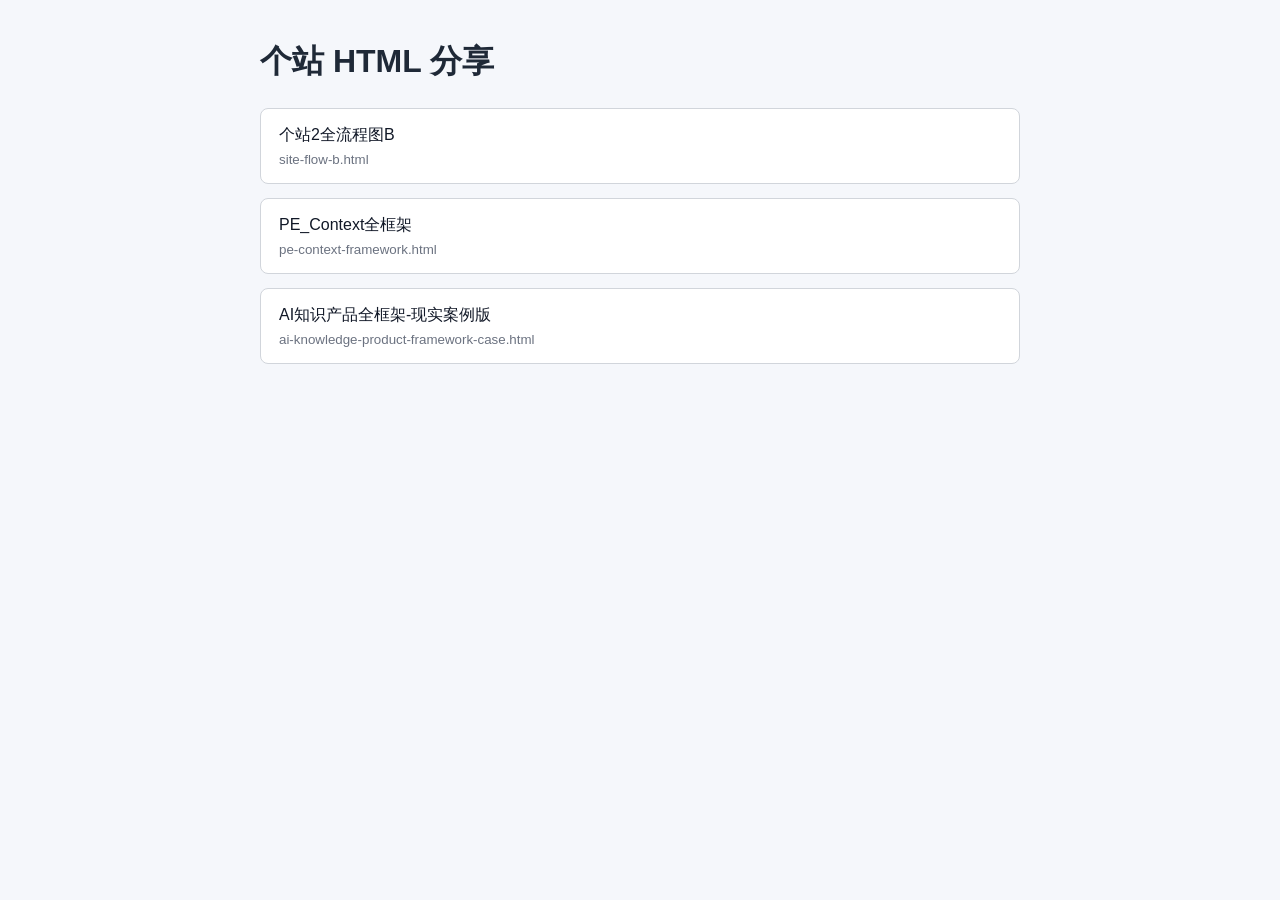
<file: docs/index.html>
<!doctype html>
<html lang="zh-CN">
  <head>
    <meta charset="utf-8">
    <meta name="viewport" content="width=device-width, initial-scale=1">
    <title>个站 HTML 分享</title>
    <style>
      :root {
        color-scheme: light;
        font-family: -apple-system, BlinkMacSystemFont, "Segoe UI", sans-serif;
      }

      body {
        margin: 0;
        padding: 40px 20px;
        background: #f5f7fb;
        color: #1f2937;
      }

      main {
        max-width: 760px;
        margin: 0 auto;
      }

      h1 {
        margin: 0 0 24px;
        font-size: 32px;
      }

      ul {
        margin: 0;
        padding: 0;
        list-style: none;
      }

      li + li {
        margin-top: 14px;
      }

      a {
        display: block;
        padding: 16px 18px;
        border: 1px solid #d1d5db;
        border-radius: 8px;
        background: #ffffff;
        color: #111827;
        text-decoration: none;
      }

      a:hover {
        border-color: #111827;
      }

      small {
        display: block;
        margin-top: 6px;
        color: #6b7280;
      }
    </style>
  </head>
  <body>
    <main>
      <h1>个站 HTML 分享</h1>
      <ul>
        <li>
          <a href="./site-flow-b.html">
            个站2全流程图B
            <small>site-flow-b.html</small>
          </a>
        </li>
        <li>
          <a href="./pe-context-framework.html">
            PE_Context全框架
            <small>pe-context-framework.html</small>
          </a>
        </li>
        <li>
          <a href="./ai-knowledge-product-framework-case.html">
            AI知识产品全框架-现实案例版
            <small>ai-knowledge-product-framework-case.html</small>
          </a>
        </li>
      </ul>
    </main>
  </body>
</html>
</file>
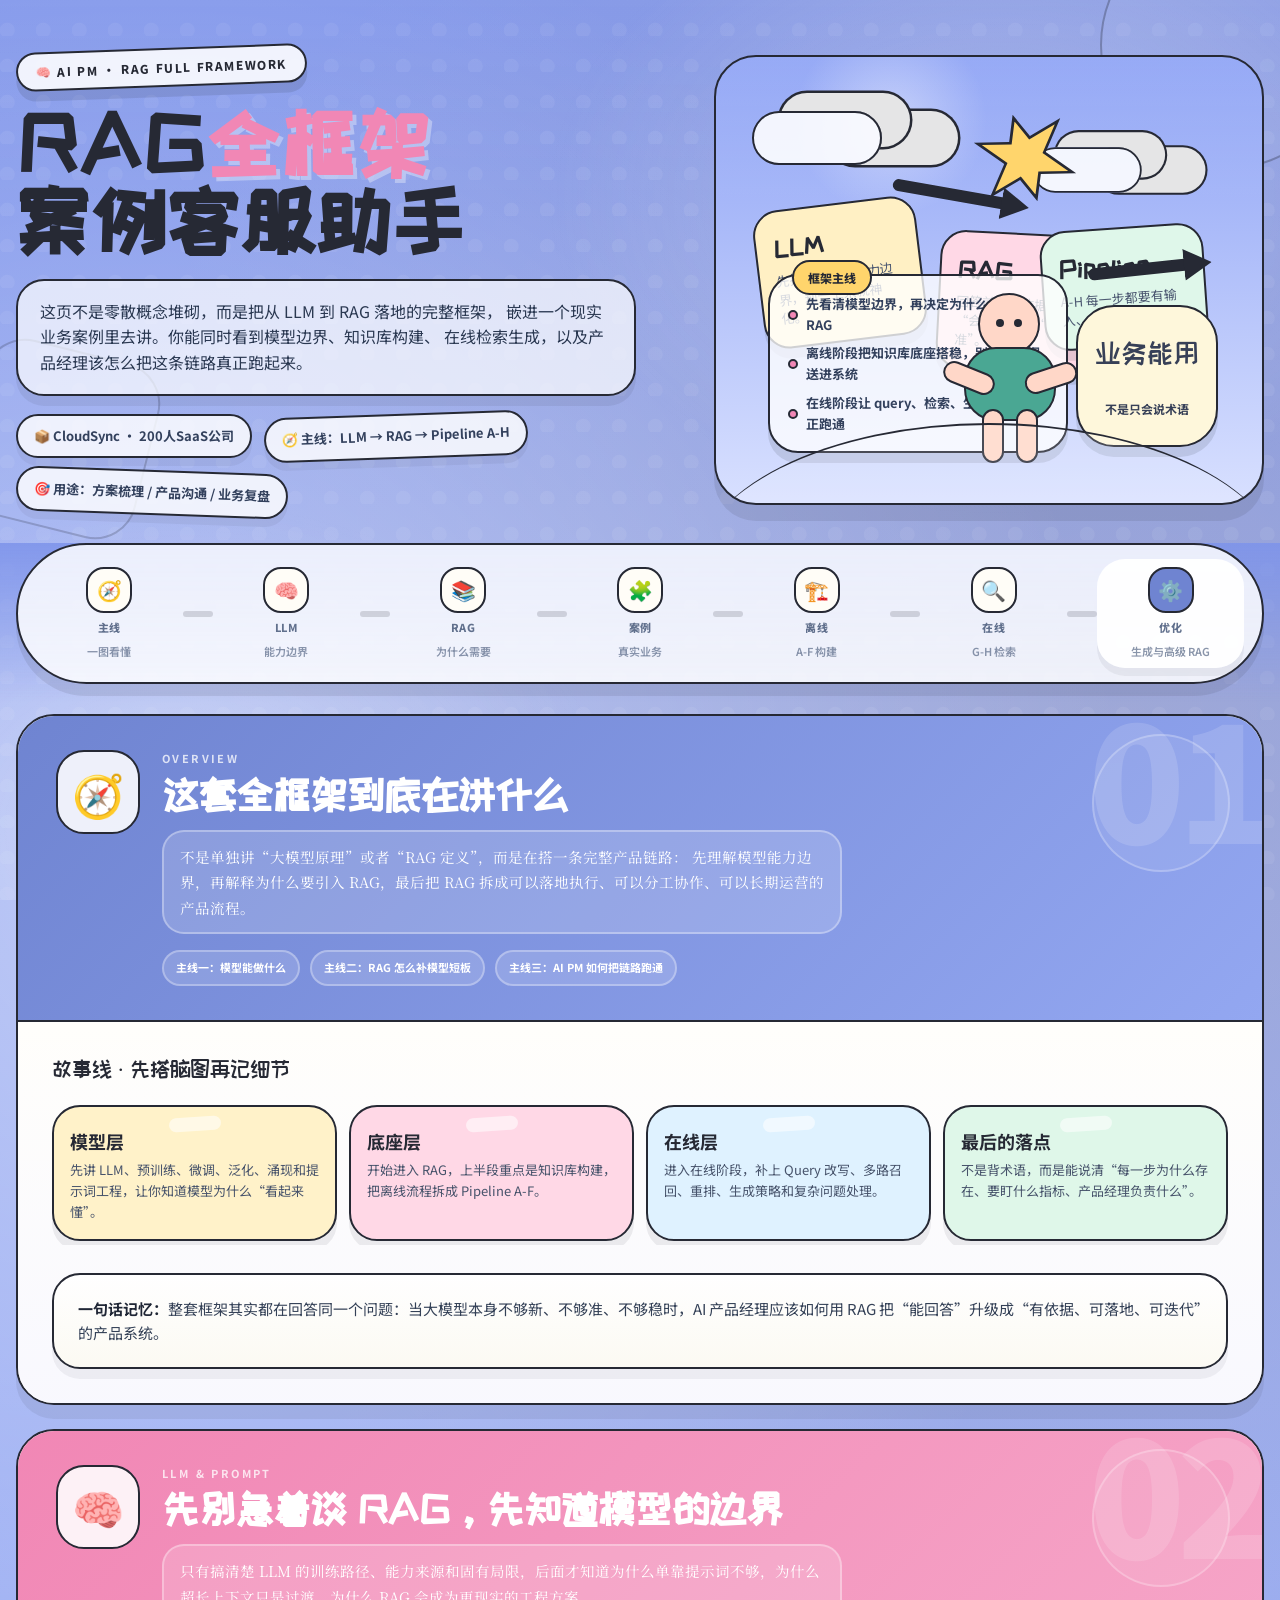
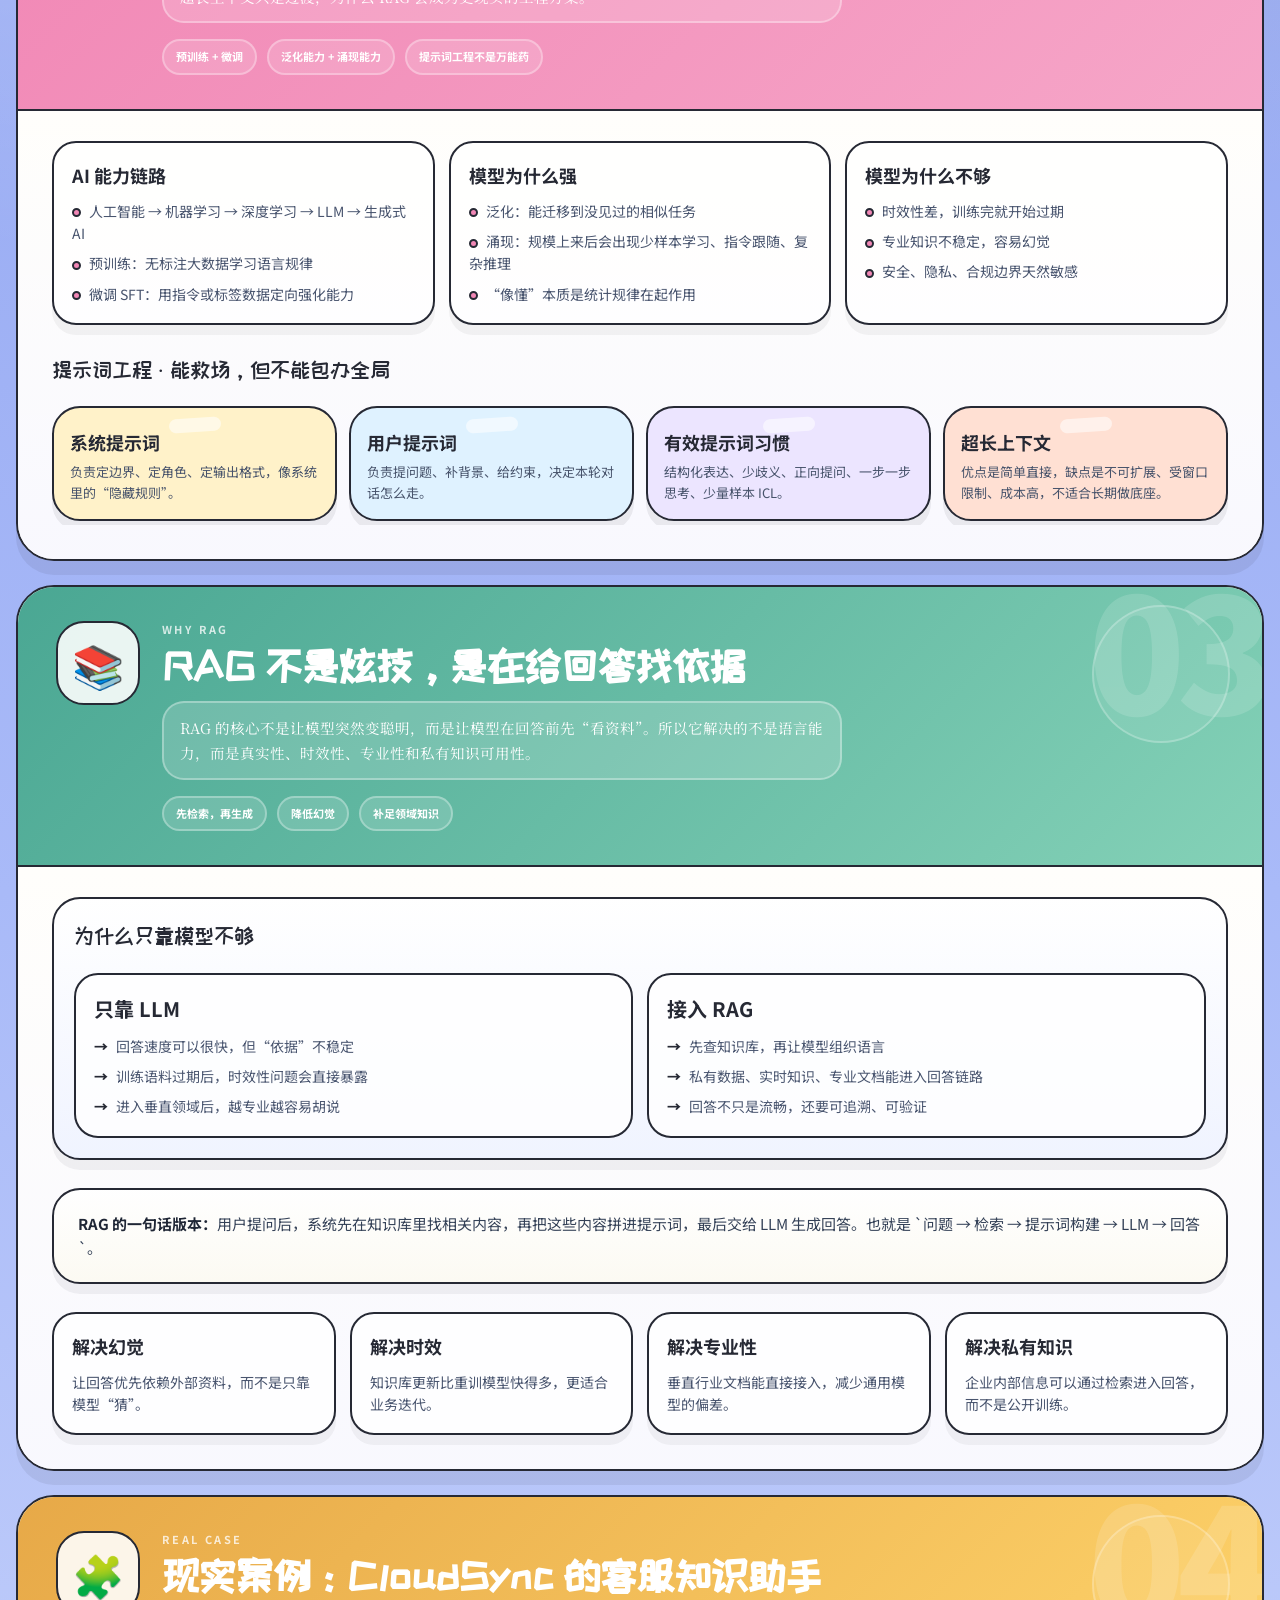
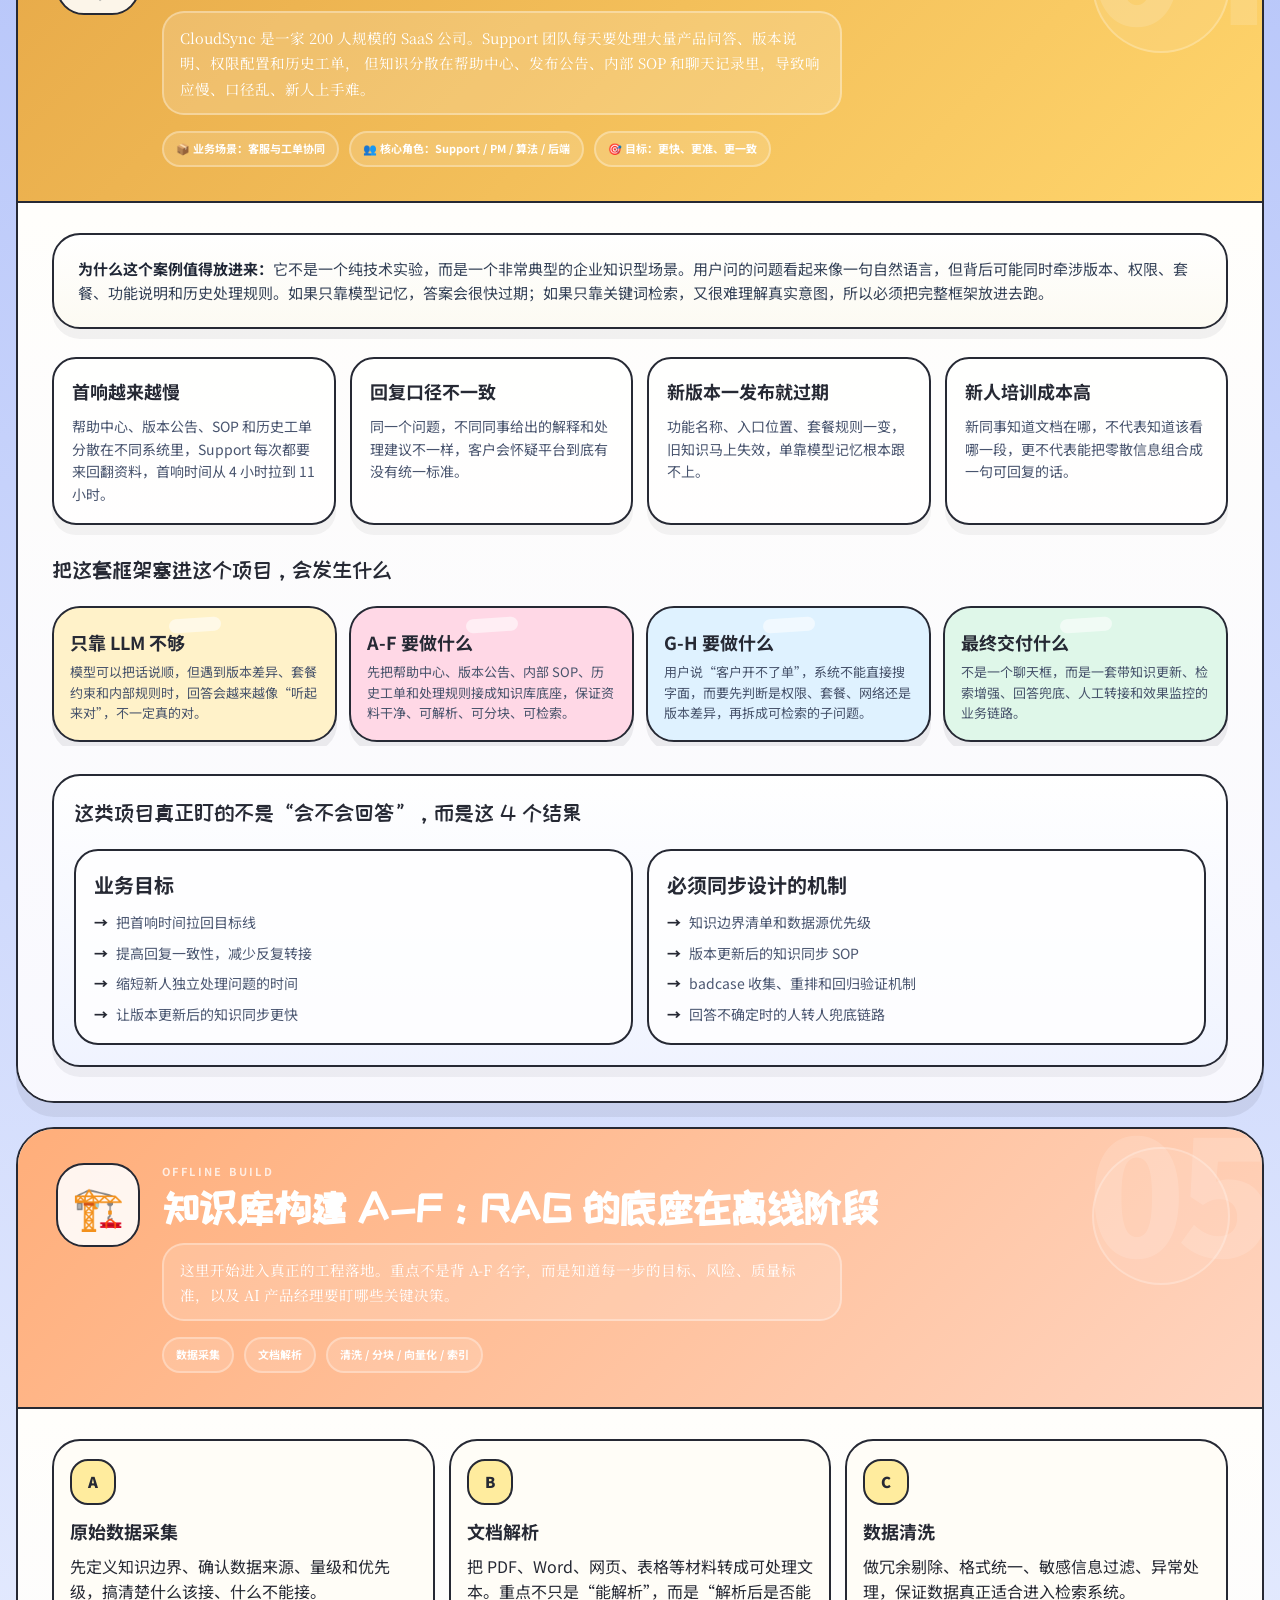
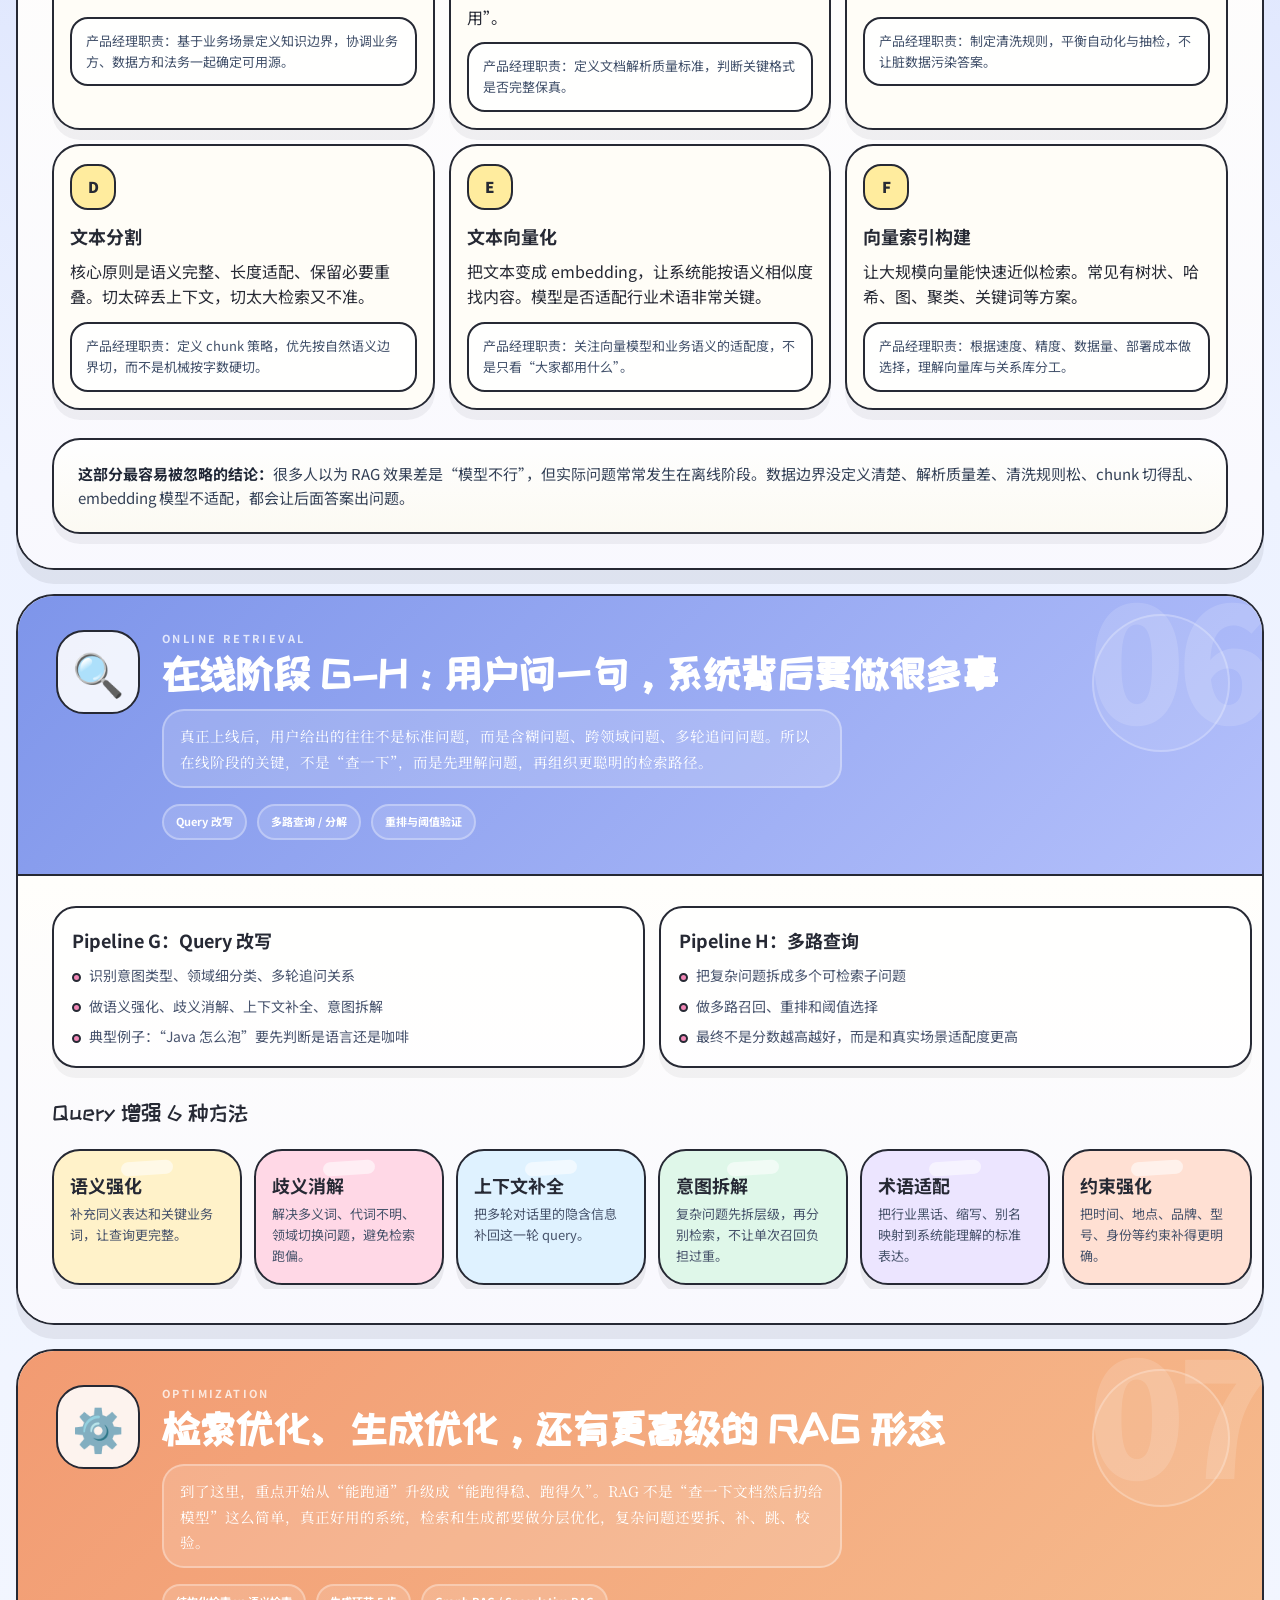
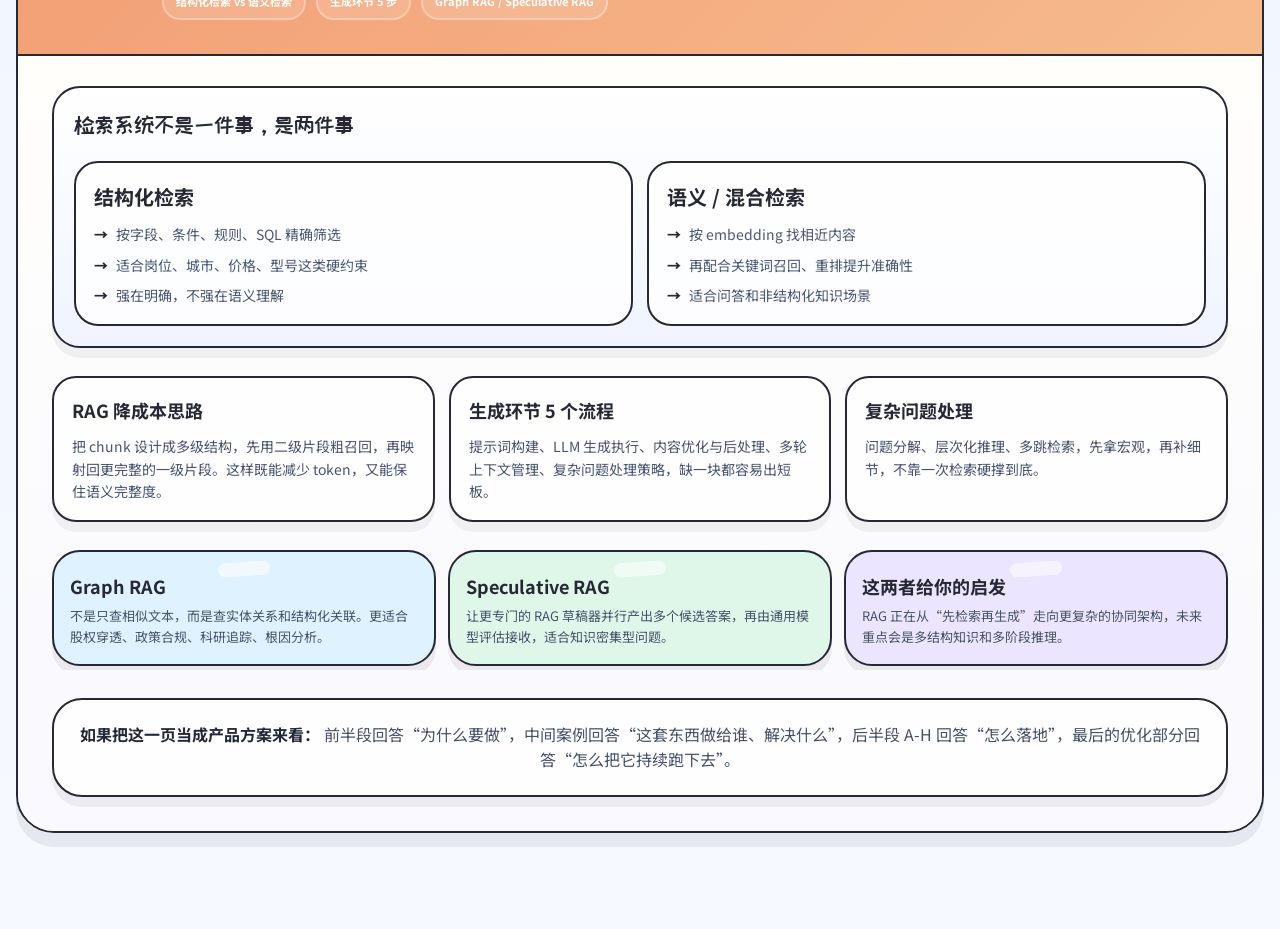
<file: ai-knowledge-product-framework-case.html>
<!DOCTYPE html>
<html lang="zh-CN">
<head>
<meta charset="UTF-8">
<meta name="viewport" content="width=device-width, initial-scale=1.0">
<title>RAG全框架案例客服助手</title>
<link href="https://fonts.googleapis.com/css2?family=Ma+Shan+Zheng&amp;family=ZCOOL+KuaiLe&amp;family=Noto+Sans+SC:wght@300;400;500;700;900&amp;family=Noto+Serif+SC:wght@400;700&amp;display=swap" rel="stylesheet">
<style>
:root {
  --sky-top: #7d93ea;
  --sky-mid: #a9baf8;
  --sky-bottom: #edf2ff;
  --paper: #fffdf7;
  --paper-soft: #f7f6ff;
  --ink: #262934;
  --ink-soft: #61708d;
  --line: #262934;
  --pink: #f187b5;
  --yellow: #ffd56c;
  --teal: #4aa793;
  --mint: #89d7be;
  --blue: #6f84d1;
  --lav: #e9e0ff;
  --peach: #ffd9c5;
  --red: #ff8d86;
  --gold: #ffec9e;
  --serif: "Noto Serif SC", serif;
  --stroke: 2.5px solid var(--line);
  --shadow-flat: 0 10px 0 rgba(38, 41, 52, 0.12);
  --shadow-card: 0 14px 0 rgba(38, 41, 52, 0.08);
}

*,
*::before,
*::after {
  box-sizing: border-box;
  margin: 0;
  padding: 0;
}

html { scroll-behavior: smooth; }

body {
  font-family: "Noto Sans SC", "PingFang SC", "Hiragino Sans GB", sans-serif;
  color: var(--ink);
  min-height: 100vh;
  line-height: 1.6;
  background:
    radial-gradient(circle at 12% 12%, rgba(255, 255, 255, 0.44), transparent 15%),
    radial-gradient(circle at 88% 10%, rgba(255, 213, 108, 0.18), transparent 16%),
    linear-gradient(180deg, var(--sky-top) 0%, var(--sky-mid) 34%, var(--sky-bottom) 72%, #f6f9ff 100%);
}

body::before {
  content: "";
  position: fixed;
  inset: 0;
  pointer-events: none;
  z-index: -2;
  background:
    radial-gradient(circle at 20% 84%, rgba(255, 255, 255, 0.22) 0 7px, transparent 8px) 0 0 / 36px 36px,
    linear-gradient(180deg, rgba(255, 255, 255, 0.2), transparent 26%);
  opacity: 0.3;
}

body::after {
  content: "";
  position: fixed;
  inset: 0;
  pointer-events: none;
  z-index: -1;
  background:
    radial-gradient(ellipse at 78% 22%, rgba(255, 255, 255, 0.26), transparent 32%),
    radial-gradient(ellipse at 14% 92%, rgba(255, 255, 255, 0.24), transparent 28%);
}

a { color: inherit; text-decoration: none; }

.page-shell {
  width: min(1280px, calc(100% - 32px));
  margin: 0 auto;
}

.site-header {
  position: relative;
  overflow: hidden;
  padding: 38px 0 22px;
}

.site-header::before {
  content: "";
  position: absolute;
  right: -70px;
  top: -80px;
  width: 250px;
  height: 250px;
  border-radius: 50%;
  border: var(--stroke);
  background: rgba(255, 255, 255, 0.16);
  opacity: 0.3;
}

.site-header::after {
  content: "";
  position: absolute;
  left: -30px;
  bottom: 14px;
  width: 180px;
  height: 180px;
  border-radius: 42px;
  border: var(--stroke);
  transform: rotate(14deg);
  background: rgba(255, 255, 255, 0.14);
  opacity: 0.22;
}

.hero-wrap {
  position: relative;
  z-index: 1;
  display: grid;
  grid-template-columns: minmax(0, 1fr) minmax(420px, 550px);
  gap: 34px;
  align-items: center;
}

.hero-copy {
  padding: 10px 0 6px;
}

.hero-badge {
  display: inline-flex;
  align-items: center;
  gap: 8px;
  padding: 8px 18px;
  margin-bottom: 18px;
  border-radius: 999px;
  border: var(--stroke);
  background: rgba(255, 255, 255, 0.88);
  box-shadow: var(--shadow-flat);
  transform: rotate(-2deg);
  font-size: 12px;
  font-weight: 800;
  letter-spacing: 1.6px;
  text-transform: uppercase;
}

.site-title {
  font-family: "ZCOOL KuaiLe", cursive;
  font-size: clamp(40px, 6.2vw, 86px);
  line-height: 0.98;
  letter-spacing: 2px;
  margin-bottom: 18px;
  max-width: 680px;
  text-wrap: balance;
}

.site-title em {
  font-style: normal;
  color: var(--pink);
  text-shadow: 4px 4px 0 rgba(255, 255, 255, 0.34);
}

.hero-note {
  max-width: 620px;
  padding: 18px 22px;
  border-radius: 28px;
  border: var(--stroke);
  background: rgba(255, 255, 255, 0.7);
  box-shadow: 0 10px 0 rgba(38, 41, 52, 0.08);
  font-size: 16px;
  color: #2a3851;
  text-wrap: pretty;
}

.hero-meta {
  margin-top: 18px;
  display: flex;
  flex-wrap: wrap;
  gap: 12px;
}

.meta-pill {
  display: inline-flex;
  align-items: center;
  gap: 6px;
  padding: 10px 16px;
  border-radius: 999px;
  border: var(--stroke);
  background: rgba(255, 255, 255, 0.82);
  box-shadow: 0 8px 0 rgba(38, 41, 52, 0.06);
  font-size: 13px;
  font-weight: 700;
  color: #33415d;
}

.meta-pill:nth-child(2) { transform: rotate(-2deg); }
.meta-pill:nth-child(3) { transform: rotate(2deg); }

.hero-graphic {
  position: relative;
  min-height: 450px;
  border-radius: 42px;
  border: var(--stroke);
  background: linear-gradient(180deg, #8ea3f5 0%, #d8e0ff 100%);
  box-shadow: 0 16px 0 rgba(38, 41, 52, 0.1);
  overflow: hidden;
}

.hero-graphic::before {
  content: "";
  position: absolute;
  inset: 0;
  background:
    radial-gradient(circle at 32% 14%, rgba(255, 255, 255, 0.42), transparent 18%),
    linear-gradient(180deg, rgba(255, 255, 255, 0.08), transparent 34%);
}

.hero-graphic::after {
  content: "";
  position: absolute;
  left: -4%;
  right: -4%;
  bottom: -70px;
  height: 150px;
  border-top: var(--stroke);
  border-radius: 50% 50% 0 0 / 100% 100% 0 0;
  background: rgba(255, 255, 255, 0.16);
}

.hero-scene {
  position: absolute;
  inset: 0;
}

.scene-cloud,
.scene-arrow,
.scene-card,
.scene-bubble,
.scene-post,
.scene-mascot,
.scene-star {
  position: absolute;
}

.scene-cloud {
  width: 130px;
  height: 54px;
  border-radius: 999px;
  border: var(--stroke);
  background: rgba(255, 255, 255, 0.88);
  box-shadow:
    28px -18px 0 0 rgba(255, 255, 255, 0.88),
    28px -18px 0 2.5px var(--line),
    76px 0 0 0 rgba(255, 255, 255, 0.88),
    76px 0 0 2.5px var(--line);
}

.cloud-a { left: 36px; top: 54px; }
.cloud-b { right: 110px; top: 86px; transform: scale(0.84); }

.scene-card {
  width: 164px;
  min-height: 108px;
  padding: 18px 16px;
  border-radius: 26px;
  border: var(--stroke);
  box-shadow: var(--shadow-flat);
  background: var(--paper);
}

.scene-card h3 {
  font-family: "ZCOOL KuaiLe", cursive;
  font-size: 24px;
  margin-bottom: 4px;
}

.scene-card p {
  font-size: 13px;
  color: #4d5972;
  line-height: 1.45;
}

.card-a {
  left: 42px;
  top: 146px;
  background: #fff0c4;
  transform: rotate(-7deg);
}

.card-b {
  left: 222px;
  top: 176px;
  background: #ffd8e6;
  transform: rotate(3deg);
}

.card-c {
  right: 56px;
  top: 170px;
  background: #dff7ea;
  transform: rotate(-4deg);
}

.scene-arrow {
  width: 126px;
  height: 12px;
  border-radius: 999px;
  background: var(--line);
}

.scene-arrow::after {
  content: "";
  position: absolute;
  right: -12px;
  top: -10px;
  width: 28px;
  height: 32px;
  background: var(--line);
  clip-path: polygon(0 0, 100% 50%, 0 100%);
}

.arrow-a {
  left: 176px;
  top: 132px;
  transform: rotate(10deg);
}

.arrow-b {
  left: 372px;
  top: 206px;
  width: 112px;
  transform: rotate(-6deg);
}

.scene-post {
  left: 52px;
  bottom: 50px;
  width: 300px;
  padding: 18px 18px 16px;
  border-radius: 30px;
  border: var(--stroke);
  background: rgba(255, 255, 255, 0.78);
  box-shadow: var(--shadow-flat);
}

.scene-post::before {
  content: "框架主线";
  position: absolute;
  left: 22px;
  top: -16px;
  padding: 6px 14px;
  border-radius: 999px;
  border: var(--stroke);
  background: var(--yellow);
  font-size: 12px;
  font-weight: 800;
}

.scene-post ul {
  list-style: none;
  display: grid;
  gap: 8px;
}

.scene-post li {
  display: flex;
  align-items: center;
  gap: 8px;
  font-size: 13px;
  font-weight: 700;
  color: #33415d;
}

.scene-post li::before {
  content: "";
  width: 10px;
  height: 10px;
  border-radius: 50%;
  border: var(--stroke);
  background: var(--pink);
  flex: none;
}

.scene-bubble {
  right: 44px;
  bottom: 56px;
  width: 142px;
  height: 142px;
  border-radius: 38px;
  border: var(--stroke);
  background: #fef7db;
  box-shadow: var(--shadow-flat);
  display: grid;
  place-items: center;
  text-align: center;
  padding: 16px;
  font-family: "ZCOOL KuaiLe", cursive;
  font-size: 28px;
  line-height: 1.15;
  color: #374057;
}

.scene-bubble small {
  display: block;
  margin-top: 8px;
  font-family: "Noto Sans SC", sans-serif;
  font-size: 12px;
  font-weight: 700;
}

.scene-mascot {
  right: 196px;
  bottom: 46px;
  width: 112px;
  height: 164px;
}

.scene-mascot .head,
.scene-mascot .body,
.scene-mascot .arm,
.scene-mascot .leg {
  position: absolute;
  border: var(--stroke);
}

.scene-mascot .head {
  left: 24px;
  top: 0;
  width: 62px;
  height: 62px;
  border-radius: 50%;
  background: #ffd7c8;
}

.scene-mascot .head::before,
.scene-mascot .head::after {
  content: "";
  position: absolute;
  top: 24px;
  width: 8px;
  height: 8px;
  border-radius: 50%;
  background: var(--line);
}

.scene-mascot .head::before { left: 16px; }
.scene-mascot .head::after { right: 16px; }

.scene-mascot .body {
  left: 10px;
  top: 54px;
  width: 92px;
  height: 74px;
  border-radius: 32px;
  background: var(--teal);
}

.scene-mascot .arm {
  width: 54px;
  height: 22px;
  border-radius: 999px;
  background: #ffd7c8;
  top: 74px;
}

.scene-mascot .arm.left {
  left: -12px;
  transform: rotate(22deg);
}

.scene-mascot .arm.right {
  right: -12px;
  transform: rotate(-18deg);
}

.scene-mascot .leg {
  width: 22px;
  height: 54px;
  border-radius: 999px;
  background: #ffd7c8;
  top: 116px;
}

.scene-mascot .leg.left { left: 28px; }
.scene-mascot .leg.right { right: 28px; }

.scene-star {
  width: 90px;
  height: 90px;
  left: 264px;
  top: 56px;
  background: var(--line);
  clip-path: polygon(50% 0%, 62% 28%, 100% 18%, 74% 50%, 100% 82%, 62% 72%, 50% 100%, 38% 72%, 0% 82%, 26% 50%, 0% 18%, 38% 28%);
  transform: rotate(-16deg);
}

.scene-star::before {
  content: "";
  position: absolute;
  inset: 7px;
  background: var(--yellow);
  clip-path: inherit;
}

.timeline-shell {
  position: sticky;
  top: 0;
  z-index: 60;
  padding: 0 0 18px;
  background: linear-gradient(180deg, rgba(125, 147, 234, 0.86) 0%, rgba(125, 147, 234, 0) 100%);
}

.timeline {
  width: min(1280px, calc(100% - 32px));
  margin: 0 auto;
  padding: 14px 18px;
  display: flex;
  align-items: center;
  overflow-x: auto;
  scrollbar-width: none;
  border-radius: 999px;
  border: var(--stroke);
  background: rgba(255, 255, 255, 0.84);
  box-shadow: 0 12px 0 rgba(38, 41, 52, 0.1);
}

.timeline::-webkit-scrollbar { display: none; }

.t-link {
  display: flex;
  flex-direction: column;
  align-items: center;
  gap: 6px;
  flex: 1 1 0;
  min-width: 104px;
  padding: 8px 10px;
  border: none;
  border-radius: 28px;
  background: transparent;
  color: var(--ink-soft);
  cursor: pointer;
  transition: transform 0.2s ease, background 0.2s ease;
}

.t-link:hover {
  transform: translateY(-2px);
  background: rgba(255, 255, 255, 0.58);
}

.t-link.active {
  background: rgba(255, 255, 255, 0.94);
  box-shadow: 0 8px 0 rgba(38, 41, 52, 0.06);
}

.t-dot {
  width: 46px;
  height: 46px;
  display: grid;
  place-items: center;
  border-radius: 18px;
  border: var(--stroke);
  background: var(--paper);
  font-size: 20px;
}

.t-link.active .t-dot {
  background: var(--blue);
  color: #fff;
}

.t-name {
  font-size: 11px;
  font-weight: 800;
  letter-spacing: 0.5px;
  white-space: nowrap;
}

.t-stage {
  font-size: 11px;
  font-weight: 600;
  white-space: nowrap;
  opacity: 0.74;
}

.t-line {
  flex: 0 0 30px;
  height: 6px;
  border-radius: 999px;
  background: rgba(38, 41, 52, 0.16);
}

.main {
  padding: 12px 0 72px;
}

.chapter {
  position: relative;
  scroll-margin-top: 104px;
  margin-bottom: 24px;
  overflow: hidden;
  border-radius: 38px;
  border: var(--stroke);
  background: var(--paper);
  box-shadow: var(--shadow-card);
}

.chapter::before {
  content: "";
  position: absolute;
  right: 28px;
  top: 24px;
  width: 104px;
  height: 24px;
  border-radius: 999px;
  border: var(--stroke);
  background: rgba(255, 255, 255, 0.44);
  transform: rotate(8deg);
  opacity: 0.78;
  pointer-events: none;
}

.chapter-band {
  position: relative;
  display: grid;
  grid-template-columns: auto 1fr;
  gap: 22px;
  align-items: flex-start;
  padding: 34px 38px;
  color: #fff;
  border-bottom: var(--stroke);
  overflow: hidden;
}

.chapter-band::before {
  content: "";
  position: absolute;
  right: 32px;
  top: 18px;
  width: 138px;
  height: 138px;
  border-radius: 50%;
  border: 2px solid rgba(255, 255, 255, 0.24);
  background: rgba(255, 255, 255, 0.08);
}

.chapter-band::after {
  content: attr(data-num);
  position: absolute;
  right: -4px;
  top: -22px;
  font-size: 160px;
  font-weight: 900;
  line-height: 1;
  letter-spacing: -8px;
  opacity: 0.14;
}

.chapter-icon {
  width: 84px;
  height: 84px;
  display: grid;
  place-items: center;
  border-radius: 28px;
  border: var(--stroke);
  background: rgba(255, 255, 255, 0.88);
  color: var(--line);
  font-size: 42px;
  z-index: 1;
}

.chapter-copy { position: relative; z-index: 1; }

.chapter-seq {
  margin-bottom: 6px;
  font-size: 11px;
  font-weight: 700;
  letter-spacing: 2.4px;
  text-transform: uppercase;
  opacity: 0.76;
}

.chapter-title {
  font-family: "ZCOOL KuaiLe", cursive;
  font-size: clamp(28px, 4vw, 40px);
  line-height: 1.05;
}

.chapter-sub {
  margin-top: 14px;
  max-width: 680px;
  padding: 12px 16px;
  border-radius: 22px;
  border: 2px solid rgba(255, 255, 255, 0.32);
  background: rgba(255, 255, 255, 0.16);
  font-size: 14.5px;
  line-height: 1.75;
  font-family: var(--serif);
}

.chapter-meta {
  margin-top: 16px;
  display: flex;
  flex-wrap: wrap;
  gap: 10px;
}

.chip {
  display: inline-flex;
  align-items: center;
  gap: 6px;
  padding: 7px 12px;
  border-radius: 999px;
  border: 2px solid rgba(255, 255, 255, 0.3);
  background: rgba(255, 255, 255, 0.14);
  font-size: 11px;
  font-weight: 700;
}

.chapter-body {
  padding: 30px 34px 34px;
  display: grid;
  gap: 28px;
  background: linear-gradient(180deg, rgba(255, 255, 255, 0.54), rgba(248, 248, 255, 0.94));
}

.section-title,
.mini-title,
.board-title,
.pill-title {
  font-family: "ZCOOL KuaiLe", cursive;
}

.section-title {
  font-size: 22px;
  margin-bottom: 18px;
  color: var(--line);
}

.summary-board {
  padding: 22px 24px;
  border-radius: 28px;
  border: var(--stroke);
  background: linear-gradient(180deg, rgba(255, 255, 255, 0.9), rgba(252, 250, 241, 0.88));
  box-shadow: 0 10px 0 rgba(38, 41, 52, 0.06);
}

.summary-board p {
  font-size: 15px;
  color: #344157;
}

.summary-board strong {
  color: #1f2635;
}

.panel-row {
  display: flex;
  gap: 12px;
  overflow-x: auto;
  padding-bottom: 4px;
  scrollbar-width: none;
}

.panel-row::-webkit-scrollbar { display: none; }

.mini-card {
  position: relative;
  flex: 1;
  min-width: 190px;
  padding: 18px 16px 16px;
  border-radius: 28px;
  border: var(--stroke);
  box-shadow: 0 10px 0 rgba(38, 41, 52, 0.08);
  overflow: hidden;
}

.mini-card::before {
  content: "";
  position: absolute;
  left: 50%;
  top: 10px;
  width: 52px;
  height: 14px;
  border-radius: 999px;
  transform: translateX(-50%) rotate(-4deg);
  background: rgba(255, 255, 255, 0.56);
}

.mini-card h4 {
  margin-top: 6px;
  margin-bottom: 8px;
  font-size: 18px;
  line-height: 1.2;
}

.mini-card p,
.mini-card li {
  font-size: 13px;
  color: #47536b;
}

.mini-card ul {
  list-style: none;
  display: grid;
  gap: 6px;
}

.mini-card li::before {
  content: "•";
  margin-right: 6px;
  color: var(--line);
}

.mini-card.warm { background: #fff2c9; }
.mini-card.cool { background: #dff2ff; }
.mini-card.love { background: #ffd8e6; }
.mini-card.grow { background: #dff7e9; }
.mini-card.lav { background: #ece5ff; }
.mini-card.peach { background: #ffe0d3; }

.grid-2,
.grid-3,
.grid-4 {
  display: grid;
  gap: 14px;
}

.grid-2 { grid-template-columns: repeat(2, minmax(0, 1fr)); }
.grid-3 { grid-template-columns: repeat(3, minmax(0, 1fr)); }
.grid-4 { grid-template-columns: repeat(4, minmax(0, 1fr)); }

.info-card {
  padding: 18px;
  border-radius: 24px;
  border: var(--stroke);
  background: rgba(255, 255, 255, 0.86);
  box-shadow: 0 10px 0 rgba(38, 41, 52, 0.05);
}

.info-card h4 {
  font-size: 18px;
  margin-bottom: 10px;
}

.info-card p,
.info-card li {
  color: #48546e;
  font-size: 14px;
}

.info-card ul {
  list-style: none;
  display: grid;
  gap: 8px;
}

.info-card li::before {
  content: "";
  display: inline-block;
  width: 9px;
  height: 9px;
  margin-right: 8px;
  border-radius: 50%;
  border: var(--stroke);
  background: var(--pink);
  vertical-align: middle;
}

.pipeline-grid {
  display: grid;
  grid-template-columns: repeat(3, minmax(0, 1fr));
  gap: 14px;
}

.pipeline-card {
  position: relative;
  padding: 18px 16px 16px;
  border-radius: 28px;
  border: var(--stroke);
  background: var(--paper);
  box-shadow: 0 10px 0 rgba(38, 41, 52, 0.06);
}

.pipeline-card::before {
  content: attr(data-step);
  display: inline-flex;
  align-items: center;
  justify-content: center;
  width: 46px;
  height: 46px;
  margin-bottom: 12px;
  border-radius: 18px;
  border: var(--stroke);
  background: var(--gold);
  font-size: 15px;
  font-weight: 900;
}

.pipeline-card h4 {
  font-size: 18px;
  margin-bottom: 8px;
}

.pipeline-card .role {
  margin-top: 12px;
  padding: 12px 14px;
  border-radius: 18px;
  border: var(--stroke);
  background: rgba(255, 255, 255, 0.84);
  font-size: 13px;
  color: #41506a;
}

.compare-board {
  padding: 20px;
  border-radius: 28px;
  border: var(--stroke);
  background: linear-gradient(180deg, rgba(255, 255, 255, 0.94), rgba(239, 243, 255, 0.92));
  box-shadow: 0 10px 0 rgba(38, 41, 52, 0.06);
}

.compare-grid {
  display: grid;
  grid-template-columns: repeat(2, minmax(0, 1fr));
  gap: 14px;
}

.compare-col {
  padding: 18px;
  border-radius: 24px;
  border: var(--stroke);
  background: rgba(255, 255, 255, 0.84);
}

.compare-col h4 {
  margin-bottom: 10px;
  font-size: 20px;
}

.compare-col ul {
  list-style: none;
  display: grid;
  gap: 8px;
}

.compare-col li {
  font-size: 14px;
  color: #4b5771;
}

.compare-col li::before {
  content: "→";
  margin-right: 8px;
  font-weight: 900;
  color: var(--line);
}

.interview-board {
  padding: 22px;
  border-radius: 30px;
  border: var(--stroke);
  background: linear-gradient(180deg, #fff4dc, #fffdf7);
  box-shadow: 0 10px 0 rgba(38, 41, 52, 0.06);
}

.interview-board h3 {
  margin-bottom: 12px;
  font-size: 24px;
}

.interview-grid {
  display: grid;
  grid-template-columns: repeat(3, minmax(0, 1fr));
  gap: 14px;
}

.answer-card {
  padding: 18px;
  border-radius: 24px;
  border: var(--stroke);
  background: rgba(255, 255, 255, 0.88);
}

.answer-card h4 {
  margin-bottom: 10px;
  font-size: 17px;
}

.answer-card p {
  font-size: 14px;
  color: #47536b;
}

.flash-grid {
  display: grid;
  grid-template-columns: repeat(2, minmax(0, 1fr));
  gap: 14px;
}

.flash-card {
  padding: 18px 18px 16px;
  border-radius: 26px;
  border: var(--stroke);
  background: rgba(255, 255, 255, 0.88);
  box-shadow: 0 10px 0 rgba(38, 41, 52, 0.06);
  display: flex;
  align-items: flex-start;
  gap: 14px;
}

.flash-num {
  width: 46px;
  height: 46px;
  flex: none;
  display: grid;
  place-items: center;
  border-radius: 18px;
  border: var(--stroke);
  background: var(--yellow);
  font-size: 18px;
  font-weight: 900;
}

.flash-card p {
  font-size: 15px;
  color: #39455c;
}

.footer-note {
  padding: 22px 24px;
  border-radius: 30px;
  border: var(--stroke);
  background: rgba(255, 255, 255, 0.84);
  box-shadow: 0 10px 0 rgba(38, 41, 52, 0.06);
  text-align: center;
  color: #445168;
}

.footer-note strong {
  color: #212938;
}

@media (max-width: 1080px) {
  .hero-wrap,
  .grid-4,
  .grid-3,
  .pipeline-grid,
  .interview-grid {
    grid-template-columns: 1fr 1fr;
  }

  .hero-wrap {
    grid-template-columns: 1fr;
  }

  .hero-graphic {
    min-height: 520px;
  }

  .scene-post {
    width: 260px;
  }
}

@media (max-width: 720px) {
  .page-shell,
  .timeline {
    width: min(100% - 20px, 1280px);
  }

  .site-header {
    padding-top: 28px;
  }

  .chapter-band,
  .chapter-body {
    padding-left: 18px;
    padding-right: 18px;
  }

  .chapter-band {
    grid-template-columns: 1fr;
  }

  .grid-2,
  .grid-3,
  .grid-4,
  .pipeline-grid,
  .compare-grid,
  .interview-grid,
  .flash-grid {
    grid-template-columns: 1fr;
  }

  .hero-graphic {
    min-height: 620px;
  }

  .card-a {
    left: 20px;
    top: 140px;
  }

  .card-b {
    left: auto;
    right: 30px;
    top: 214px;
  }

  .card-c {
    right: 26px;
    top: 352px;
  }

  .arrow-a,
  .arrow-b,
  .scene-star,
  .scene-mascot {
    display: none;
  }

  .scene-post {
    left: 18px;
    right: 18px;
    width: auto;
    bottom: 34px;
  }

  .scene-bubble {
    right: 18px;
    width: 120px;
    height: 120px;
    font-size: 22px;
  }
}
</style>
</head>
<body>
  <header class="site-header">
    <div class="page-shell hero-wrap">
      <div class="hero-copy">
        <div class="hero-badge">🧠 AI PM · RAG Full Framework</div>
        <h1 class="site-title">RAG<em>全框架</em><br>案例客服助手</h1>
        <div class="hero-note">
          这页不是零散概念堆砌，而是把从 LLM 到 RAG 落地的完整框架，
          嵌进一个现实业务案例里去讲。你能同时看到模型边界、知识库构建、
          在线检索生成，以及产品经理该怎么把这条链路真正跑起来。
        </div>
        <div class="hero-meta">
          <div class="meta-pill">📦 CloudSync · 200人SaaS公司</div>
          <div class="meta-pill">🧭 主线：LLM → RAG → Pipeline A-H</div>
          <div class="meta-pill">🎯 用途：方案梳理 / 产品沟通 / 业务复盘</div>
        </div>
      </div>

      <div class="hero-graphic" aria-hidden="true">
        <div class="hero-scene">
          <div class="scene-cloud cloud-a"></div>
          <div class="scene-cloud cloud-b"></div>
          <div class="scene-star"></div>
          <div class="scene-card card-a">
            <h3>LLM</h3>
            <p>先搞清楚模型能力边界，别一上来就神化。</p>
          </div>
          <div class="scene-card card-b">
            <h3>RAG</h3>
            <p>回答前先找依据，让“会说”变成“说得准”。</p>
          </div>
          <div class="scene-card card-c">
            <h3>Pipeline</h3>
            <p>A-H 每一步都要有输入、标准和责任人。</p>
          </div>
          <div class="scene-arrow arrow-a"></div>
          <div class="scene-arrow arrow-b"></div>
          <div class="scene-post">
            <ul>
              <li>先看清模型边界，再决定为什么必须接 RAG</li>
              <li>离线阶段把知识库底座搭稳，别把脏数据送进系统</li>
              <li>在线阶段让 query、检索、生成和兜底真正跑通</li>
            </ul>
          </div>
          <div class="scene-mascot">
            <div class="head"></div>
            <div class="body"></div>
            <div class="arm left"></div>
            <div class="arm right"></div>
            <div class="leg left"></div>
            <div class="leg right"></div>
          </div>
          <div class="scene-bubble">业务能用<small>不是只会说术语</small></div>
        </div>
      </div>
    </div>
  </header>

  <div class="timeline-shell">
    <nav class="timeline" aria-label="章节导航">
      <a class="t-link active" href="#chapter-overview">
        <span class="t-dot">🧭</span>
        <span class="t-name">主线</span>
        <span class="t-stage">一图看懂</span>
      </a>
      <div class="t-line"></div>
      <a class="t-link" href="#chapter-llm">
        <span class="t-dot">🧠</span>
        <span class="t-name">LLM</span>
        <span class="t-stage">能力边界</span>
      </a>
      <div class="t-line"></div>
      <a class="t-link" href="#chapter-rag">
        <span class="t-dot">📚</span>
        <span class="t-name">RAG</span>
        <span class="t-stage">为什么需要</span>
      </a>
      <div class="t-line"></div>
      <a class="t-link" href="#chapter-case">
        <span class="t-dot">🧩</span>
        <span class="t-name">案例</span>
        <span class="t-stage">真实业务</span>
      </a>
      <div class="t-line"></div>
      <a class="t-link" href="#chapter-offline">
        <span class="t-dot">🏗️</span>
        <span class="t-name">离线</span>
        <span class="t-stage">A-F 构建</span>
      </a>
      <div class="t-line"></div>
      <a class="t-link" href="#chapter-online">
        <span class="t-dot">🔍</span>
        <span class="t-name">在线</span>
        <span class="t-stage">G-H 检索</span>
      </a>
      <div class="t-line"></div>
      <a class="t-link" href="#chapter-advanced">
        <span class="t-dot">⚙️</span>
        <span class="t-name">优化</span>
        <span class="t-stage">生成与高级 RAG</span>
      </a>
    </nav>
  </div>

  <main class="page-shell main">
    <section class="chapter" id="chapter-overview">
      <div class="chapter-band" style="background: linear-gradient(135deg, #6f84d1, #93a7f1);" data-num="01">
        <div class="chapter-icon">🧭</div>
        <div class="chapter-copy">
          <div class="chapter-seq">Overview</div>
          <h2 class="chapter-title">这套全框架到底在讲什么</h2>
          <div class="chapter-sub">
            不是单独讲“大模型原理”或者“RAG 定义”，而是在搭一条完整产品链路：
            先理解模型能力边界，再解释为什么要引入 RAG，最后把 RAG 拆成可以落地执行、可以分工协作、可以长期运营的产品流程。
          </div>
          <div class="chapter-meta">
            <span class="chip">主线一：模型能做什么</span>
            <span class="chip">主线二：RAG 怎么补模型短板</span>
            <span class="chip">主线三：AI PM 如何把链路跑通</span>
          </div>
        </div>
      </div>

      <div class="chapter-body">
        <div>
          <div class="section-title">故事线 · 先搭脑图再记细节</div>
          <div class="panel-row">
            <article class="mini-card warm">
              <h4>模型层</h4>
              <p>先讲 LLM、预训练、微调、泛化、涌现和提示词工程，让你知道模型为什么“看起来懂”。</p>
            </article>
            <article class="mini-card love">
              <h4>底座层</h4>
              <p>开始进入 RAG，上半段重点是知识库构建，把离线流程拆成 Pipeline A-F。</p>
            </article>
            <article class="mini-card cool">
              <h4>在线层</h4>
              <p>进入在线阶段，补上 Query 改写、多路召回、重排、生成策略和复杂问题处理。</p>
            </article>
            <article class="mini-card grow">
              <h4>最后的落点</h4>
              <p>不是背术语，而是能说清“每一步为什么存在、要盯什么指标、产品经理负责什么”。</p>
            </article>
          </div>
        </div>

        <div class="summary-board">
          <p><strong>一句话记忆：</strong>整套框架其实都在回答同一个问题：当大模型本身不够新、不够准、不够稳时，AI 产品经理应该如何用 RAG 把“能回答”升级成“有依据、可落地、可迭代”的产品系统。</p>
        </div>
      </div>
    </section>

    <section class="chapter" id="chapter-llm">
      <div class="chapter-band" style="background: linear-gradient(135deg, #f187b5, #f6a6c8);" data-num="02">
        <div class="chapter-icon">🧠</div>
        <div class="chapter-copy">
          <div class="chapter-seq">LLM &amp; Prompt</div>
          <h2 class="chapter-title">先别急着谈 RAG，先知道模型的边界</h2>
          <div class="chapter-sub">
            只有搞清楚 LLM 的训练路径、能力来源和固有局限，后面才知道为什么单靠提示词不够，为什么超长上下文只是过渡，为什么 RAG 会成为更现实的工程方案。
          </div>
          <div class="chapter-meta">
            <span class="chip">预训练 + 微调</span>
            <span class="chip">泛化能力 + 涌现能力</span>
            <span class="chip">提示词工程不是万能药</span>
          </div>
        </div>
      </div>

      <div class="chapter-body">
        <div class="grid-3">
          <article class="info-card">
            <h4>AI 能力链路</h4>
            <ul>
              <li>人工智能 → 机器学习 → 深度学习 → LLM → 生成式 AI</li>
              <li>预训练：无标注大数据学习语言规律</li>
              <li>微调 SFT：用指令或标签数据定向强化能力</li>
            </ul>
          </article>
          <article class="info-card">
            <h4>模型为什么强</h4>
            <ul>
              <li>泛化：能迁移到没见过的相似任务</li>
              <li>涌现：规模上来后会出现少样本学习、指令跟随、复杂推理</li>
              <li>“像懂”本质是统计规律在起作用</li>
            </ul>
          </article>
          <article class="info-card">
            <h4>模型为什么不够</h4>
            <ul>
              <li>时效性差，训练完就开始过期</li>
              <li>专业知识不稳定，容易幻觉</li>
              <li>安全、隐私、合规边界天然敏感</li>
            </ul>
          </article>
        </div>

        <div>
          <div class="section-title">提示词工程 · 能救场，但不能包办全局</div>
          <div class="panel-row">
            <article class="mini-card warm">
              <h4>系统提示词</h4>
              <p>负责定边界、定角色、定输出格式，像系统里的“隐藏规则”。</p>
            </article>
            <article class="mini-card cool">
              <h4>用户提示词</h4>
              <p>负责提问题、补背景、给约束，决定本轮对话怎么走。</p>
            </article>
            <article class="mini-card lav">
              <h4>有效提示词习惯</h4>
              <p>结构化表达、少歧义、正向提问、一步一步思考、少量样本 ICL。</p>
            </article>
            <article class="mini-card peach">
              <h4>超长上下文</h4>
              <p>优点是简单直接，缺点是不可扩展、受窗口限制、成本高，不适合长期做底座。</p>
            </article>
          </div>
        </div>
      </div>
    </section>

    <section class="chapter" id="chapter-rag">
      <div class="chapter-band" style="background: linear-gradient(135deg, #4aa793, #84d1b7);" data-num="03">
        <div class="chapter-icon">📚</div>
        <div class="chapter-copy">
          <div class="chapter-seq">Why RAG</div>
          <h2 class="chapter-title">RAG 不是炫技，是在给回答找依据</h2>
          <div class="chapter-sub">
            RAG 的核心不是让模型突然变聪明，而是让模型在回答前先“看资料”。所以它解决的不是语言能力，而是真实性、时效性、专业性和私有知识可用性。
          </div>
          <div class="chapter-meta">
            <span class="chip">先检索，再生成</span>
            <span class="chip">降低幻觉</span>
            <span class="chip">补足领域知识</span>
          </div>
        </div>
      </div>

      <div class="chapter-body">
        <div class="compare-board">
          <div class="section-title">为什么只靠模型不够</div>
          <div class="compare-grid">
            <div class="compare-col">
              <h4>只靠 LLM</h4>
              <ul>
                <li>回答速度可以很快，但“依据”不稳定</li>
                <li>训练语料过期后，时效性问题会直接暴露</li>
                <li>进入垂直领域后，越专业越容易胡说</li>
              </ul>
            </div>
            <div class="compare-col">
              <h4>接入 RAG</h4>
              <ul>
                <li>先查知识库，再让模型组织语言</li>
                <li>私有数据、实时知识、专业文档能进入回答链路</li>
                <li>回答不只是流畅，还要可追溯、可验证</li>
              </ul>
            </div>
          </div>
        </div>

        <div class="summary-board">
          <p><strong>RAG 的一句话版本：</strong>用户提问后，系统先在知识库里找相关内容，再把这些内容拼进提示词，最后交给 LLM 生成回答。也就是 `问题 → 检索 → 提示词构建 → LLM → 回答`。</p>
        </div>

        <div class="grid-4">
          <article class="info-card">
            <h4>解决幻觉</h4>
            <p>让回答优先依赖外部资料，而不是只靠模型“猜”。</p>
          </article>
          <article class="info-card">
            <h4>解决时效</h4>
            <p>知识库更新比重训模型快得多，更适合业务迭代。</p>
          </article>
          <article class="info-card">
            <h4>解决专业性</h4>
            <p>垂直行业文档能直接接入，减少通用模型的偏差。</p>
          </article>
          <article class="info-card">
            <h4>解决私有知识</h4>
            <p>企业内部信息可以通过检索进入回答，而不是公开训练。</p>
          </article>
        </div>
      </div>
    </section>

    <section class="chapter" id="chapter-case">
      <div class="chapter-band" style="background: linear-gradient(135deg, #e7a948, #ffd56c);" data-num="04">
        <div class="chapter-icon">🧩</div>
        <div class="chapter-copy">
          <div class="chapter-seq">Real Case</div>
          <h2 class="chapter-title">现实案例：CloudSync 的客服知识助手</h2>
          <div class="chapter-sub">
            CloudSync 是一家 200 人规模的 SaaS 公司。Support 团队每天要处理大量产品问答、版本说明、权限配置和历史工单，
            但知识分散在帮助中心、发布公告、内部 SOP 和聊天记录里，导致响应慢、口径乱、新人上手难。
          </div>
          <div class="chapter-meta">
            <span class="chip">📦 业务场景：客服与工单协同</span>
            <span class="chip">👥 核心角色：Support / PM / 算法 / 后端</span>
            <span class="chip">🎯 目标：更快、更准、更一致</span>
          </div>
        </div>
      </div>

      <div class="chapter-body">
        <div class="summary-board">
          <p><strong>为什么这个案例值得放进来：</strong>它不是一个纯技术实验，而是一个非常典型的企业知识型场景。用户问的问题看起来像一句自然语言，但背后可能同时牵涉版本、权限、套餐、功能说明和历史处理规则。如果只靠模型记忆，答案会很快过期；如果只靠关键词检索，又很难理解真实意图，所以必须把完整框架放进去跑。</p>
        </div>

        <div class="grid-4">
          <article class="info-card">
            <h4>首响越来越慢</h4>
            <p>帮助中心、版本公告、SOP 和历史工单分散在不同系统里，Support 每次都要来回翻资料，首响时间从 4 小时拉到 11 小时。</p>
          </article>
          <article class="info-card">
            <h4>回复口径不一致</h4>
            <p>同一个问题，不同同事给出的解释和处理建议不一样，客户会怀疑平台到底有没有统一标准。</p>
          </article>
          <article class="info-card">
            <h4>新版本一发布就过期</h4>
            <p>功能名称、入口位置、套餐规则一变，旧知识马上失效，单靠模型记忆根本跟不上。</p>
          </article>
          <article class="info-card">
            <h4>新人培训成本高</h4>
            <p>新同事知道文档在哪，不代表知道该看哪一段，更不代表能把零散信息组合成一句可回复的话。</p>
          </article>
        </div>

        <div>
          <div class="section-title">把这套框架塞进这个项目，会发生什么</div>
          <div class="panel-row">
            <article class="mini-card warm">
              <h4>只靠 LLM 不够</h4>
              <p>模型可以把话说顺，但遇到版本差异、套餐约束和内部规则时，回答会越来越像“听起来对”，不一定真的对。</p>
            </article>
            <article class="mini-card love">
              <h4>A-F 要做什么</h4>
              <p>先把帮助中心、版本公告、内部 SOP、历史工单和处理规则接成知识库底座，保证资料干净、可解析、可分块、可检索。</p>
            </article>
            <article class="mini-card cool">
              <h4>G-H 要做什么</h4>
              <p>用户说“客户开不了单”，系统不能直接搜字面，而要先判断是权限、套餐、网络还是版本差异，再拆成可检索的子问题。</p>
            </article>
            <article class="mini-card grow">
              <h4>最终交付什么</h4>
              <p>不是一个聊天框，而是一套带知识更新、检索增强、回答兜底、人工转接和效果监控的业务链路。</p>
            </article>
          </div>
        </div>

        <div class="compare-board">
          <div class="section-title">这类项目真正盯的不是“会不会回答”，而是这 4 个结果</div>
          <div class="compare-grid">
            <div class="compare-col">
              <h4>业务目标</h4>
              <ul>
                <li>把首响时间拉回目标线</li>
                <li>提高回复一致性，减少反复转接</li>
                <li>缩短新人独立处理问题的时间</li>
                <li>让版本更新后的知识同步更快</li>
              </ul>
            </div>
            <div class="compare-col">
              <h4>必须同步设计的机制</h4>
              <ul>
                <li>知识边界清单和数据源优先级</li>
                <li>版本更新后的知识同步 SOP</li>
                <li>badcase 收集、重排和回归验证机制</li>
                <li>回答不确定时的人转人兜底链路</li>
              </ul>
            </div>
          </div>
        </div>
      </div>
    </section>

    <section class="chapter" id="chapter-offline">
      <div class="chapter-band" style="background: linear-gradient(135deg, #ffae7a, #ffd4bf);" data-num="05">
        <div class="chapter-icon">🏗️</div>
        <div class="chapter-copy">
          <div class="chapter-seq">Offline Build</div>
          <h2 class="chapter-title">知识库构建 A-F：RAG 的底座在离线阶段</h2>
          <div class="chapter-sub">
            这里开始进入真正的工程落地。重点不是背 A-F 名字，而是知道每一步的目标、风险、质量标准，以及 AI 产品经理要盯哪些关键决策。
          </div>
          <div class="chapter-meta">
            <span class="chip">数据采集</span>
            <span class="chip">文档解析</span>
            <span class="chip">清洗 / 分块 / 向量化 / 索引</span>
          </div>
        </div>
      </div>

      <div class="chapter-body">
        <div class="pipeline-grid">
          <article class="pipeline-card" data-step="A">
            <h4>原始数据采集</h4>
            <p>先定义知识边界、确认数据来源、量级和优先级，搞清楚什么该接、什么不能接。</p>
            <div class="role">产品经理职责：基于业务场景定义知识边界，协调业务方、数据方和法务一起确定可用源。</div>
          </article>
          <article class="pipeline-card" data-step="B">
            <h4>文档解析</h4>
            <p>把 PDF、Word、网页、表格等材料转成可处理文本。重点不只是“能解析”，而是“解析后是否能用”。</p>
            <div class="role">产品经理职责：定义文档解析质量标准，判断关键格式是否完整保真。</div>
          </article>
          <article class="pipeline-card" data-step="C">
            <h4>数据清洗</h4>
            <p>做冗余剔除、格式统一、敏感信息过滤、异常处理，保证数据真正适合进入检索系统。</p>
            <div class="role">产品经理职责：制定清洗规则，平衡自动化与抽检，不让脏数据污染答案。</div>
          </article>
          <article class="pipeline-card" data-step="D">
            <h4>文本分割</h4>
            <p>核心原则是语义完整、长度适配、保留必要重叠。切太碎丢上下文，切太大检索又不准。</p>
            <div class="role">产品经理职责：定义 chunk 策略，优先按自然语义边界切，而不是机械按字数硬切。</div>
          </article>
          <article class="pipeline-card" data-step="E">
            <h4>文本向量化</h4>
            <p>把文本变成 embedding，让系统能按语义相似度找内容。模型是否适配行业术语非常关键。</p>
            <div class="role">产品经理职责：关注向量模型和业务语义的适配度，不是只看“大家都用什么”。</div>
          </article>
          <article class="pipeline-card" data-step="F">
            <h4>向量索引构建</h4>
            <p>让大规模向量能快速近似检索。常见有树状、哈希、图、聚类、关键词等方案。</p>
            <div class="role">产品经理职责：根据速度、精度、数据量、部署成本做选择，理解向量库与关系库分工。</div>
          </article>
        </div>

        <div class="summary-board">
          <p><strong>这部分最容易被忽略的结论：</strong>很多人以为 RAG 效果差是“模型不行”，但实际问题常常发生在离线阶段。数据边界没定义清楚、解析质量差、清洗规则松、chunk 切得乱、embedding 模型不适配，都会让后面答案出问题。</p>
        </div>
      </div>
    </section>

    <section class="chapter" id="chapter-online">
      <div class="chapter-band" style="background: linear-gradient(135deg, #7e95ea, #b4c0fb);" data-num="06">
        <div class="chapter-icon">🔍</div>
        <div class="chapter-copy">
          <div class="chapter-seq">Online Retrieval</div>
          <h2 class="chapter-title">在线阶段 G-H：用户问一句，系统背后要做很多事</h2>
          <div class="chapter-sub">
            真正上线后，用户给出的往往不是标准问题，而是含糊问题、跨领域问题、多轮追问问题。所以在线阶段的关键，不是“查一下”，而是先理解问题，再组织更聪明的检索路径。
          </div>
          <div class="chapter-meta">
            <span class="chip">Query 改写</span>
            <span class="chip">多路查询 / 分解</span>
            <span class="chip">重排与阈值验证</span>
          </div>
        </div>
      </div>

      <div class="chapter-body">
        <div class="grid-2">
          <article class="info-card">
            <h4>Pipeline G：Query 改写</h4>
            <ul>
              <li>识别意图类型、领域细分类、多轮追问关系</li>
              <li>做语义强化、歧义消解、上下文补全、意图拆解</li>
              <li>典型例子：“Java 怎么泡”要先判断是语言还是咖啡</li>
            </ul>
          </article>
          <article class="info-card">
            <h4>Pipeline H：多路查询</h4>
            <ul>
              <li>把复杂问题拆成多个可检索子问题</li>
              <li>做多路召回、重排和阈值选择</li>
              <li>最终不是分数越高越好，而是和真实场景适配度更高</li>
            </ul>
          </article>
        </div>

        <div>
          <div class="section-title">Query 增强 6 种方法</div>
          <div class="panel-row">
            <article class="mini-card warm">
              <h4>语义强化</h4>
              <p>补充同义表达和关键业务词，让查询更完整。</p>
            </article>
            <article class="mini-card love">
              <h4>歧义消解</h4>
              <p>解决多义词、代词不明、领域切换问题，避免检索跑偏。</p>
            </article>
            <article class="mini-card cool">
              <h4>上下文补全</h4>
              <p>把多轮对话里的隐含信息补回这一轮 query。</p>
            </article>
            <article class="mini-card grow">
              <h4>意图拆解</h4>
              <p>复杂问题先拆层级，再分别检索，不让单次召回负担过重。</p>
            </article>
            <article class="mini-card lav">
              <h4>术语适配</h4>
              <p>把行业黑话、缩写、别名映射到系统能理解的标准表达。</p>
            </article>
            <article class="mini-card peach">
              <h4>约束强化</h4>
              <p>把时间、地点、品牌、型号、身份等约束补得更明确。</p>
            </article>
          </div>
        </div>
      </div>
    </section>

    <section class="chapter" id="chapter-advanced">
      <div class="chapter-band" style="background: linear-gradient(135deg, #f29b72, #f6bb8d);" data-num="07">
        <div class="chapter-icon">⚙️</div>
        <div class="chapter-copy">
          <div class="chapter-seq">Optimization</div>
          <h2 class="chapter-title">检索优化、生成优化，还有更高级的 RAG 形态</h2>
          <div class="chapter-sub">
            到了这里，重点开始从“能跑通”升级成“能跑得稳、跑得久”。RAG 不是“查一下文档然后扔给模型”这么简单，真正好用的系统，检索和生成都要做分层优化，复杂问题还要拆、补、跳、校验。
          </div>
          <div class="chapter-meta">
            <span class="chip">结构化检索 vs 语义检索</span>
            <span class="chip">生成环节 5 步</span>
            <span class="chip">Graph RAG / Speculative RAG</span>
          </div>
        </div>
      </div>

      <div class="chapter-body">
        <div class="compare-board">
          <div class="section-title">检索系统不是一件事，是两件事</div>
          <div class="compare-grid">
            <div class="compare-col">
              <h4>结构化检索</h4>
              <ul>
                <li>按字段、条件、规则、SQL 精确筛选</li>
                <li>适合岗位、城市、价格、型号这类硬约束</li>
                <li>强在明确，不强在语义理解</li>
              </ul>
            </div>
            <div class="compare-col">
              <h4>语义 / 混合检索</h4>
              <ul>
                <li>按 embedding 找相近内容</li>
                <li>再配合关键词召回、重排提升准确性</li>
                <li>适合问答和非结构化知识场景</li>
              </ul>
            </div>
          </div>
        </div>

        <div class="grid-3">
          <article class="info-card">
            <h4>RAG 降成本思路</h4>
            <p>把 chunk 设计成多级结构，先用二级片段粗召回，再映射回更完整的一级片段。这样既能减少 token，又能保住语义完整度。</p>
          </article>
          <article class="info-card">
            <h4>生成环节 5 个流程</h4>
            <p>提示词构建、LLM 生成执行、内容优化与后处理、多轮上下文管理、复杂问题处理策略，缺一块都容易出短板。</p>
          </article>
          <article class="info-card">
            <h4>复杂问题处理</h4>
            <p>问题分解、层次化推理、多跳检索，先拿宏观，再补细节，不靠一次检索硬撑到底。</p>
          </article>
        </div>

        <div class="panel-row">
          <article class="mini-card cool">
            <h4>Graph RAG</h4>
            <p>不是只查相似文本，而是查实体关系和结构化关联。更适合股权穿透、政策合规、科研追踪、根因分析。</p>
          </article>
          <article class="mini-card grow">
            <h4>Speculative RAG</h4>
            <p>让更专门的 RAG 草稿器并行产出多个候选答案，再由通用模型评估接收，适合知识密集型问题。</p>
          </article>
          <article class="mini-card lav">
            <h4>这两者给你的启发</h4>
            <p>RAG 正在从“先检索再生成”走向更复杂的协同架构，未来重点会是多结构知识和多阶段推理。</p>
          </article>
        </div>
        <div class="footer-note">
          <strong>如果把这一页当成产品方案来看：</strong>
          前半段回答“为什么要做”，中间案例回答“这套东西做给谁、解决什么”，后半段 A-H 回答“怎么落地”，最后的优化部分回答“怎么把它持续跑下去”。
        </div>
      </div>
    </section>
  </main>

<script>
const navLinks = Array.from(document.querySelectorAll(".t-link"));
const sections = navLinks
  .map((link) => document.querySelector(link.getAttribute("href")))
  .filter(Boolean);

const setActive = (id) => {
  navLinks.forEach((link) => {
    link.classList.toggle("active", link.getAttribute("href") === `#${id}`);
  });
};

const observer = new IntersectionObserver((entries) => {
  const visible = entries
    .filter((entry) => entry.isIntersecting)
    .sort((a, b) => b.intersectionRatio - a.intersectionRatio)[0];
  if (visible) {
    setActive(visible.target.id);
  }
}, {
  rootMargin: "-25% 0px -55% 0px",
  threshold: [0.15, 0.35, 0.6]
});

sections.forEach((section) => observer.observe(section));

navLinks.forEach((link) => {
  link.addEventListener("click", () => {
    const targetId = link.getAttribute("href").slice(1);
    setActive(targetId);
  });
});
</script>
</body>
</html>
</file>
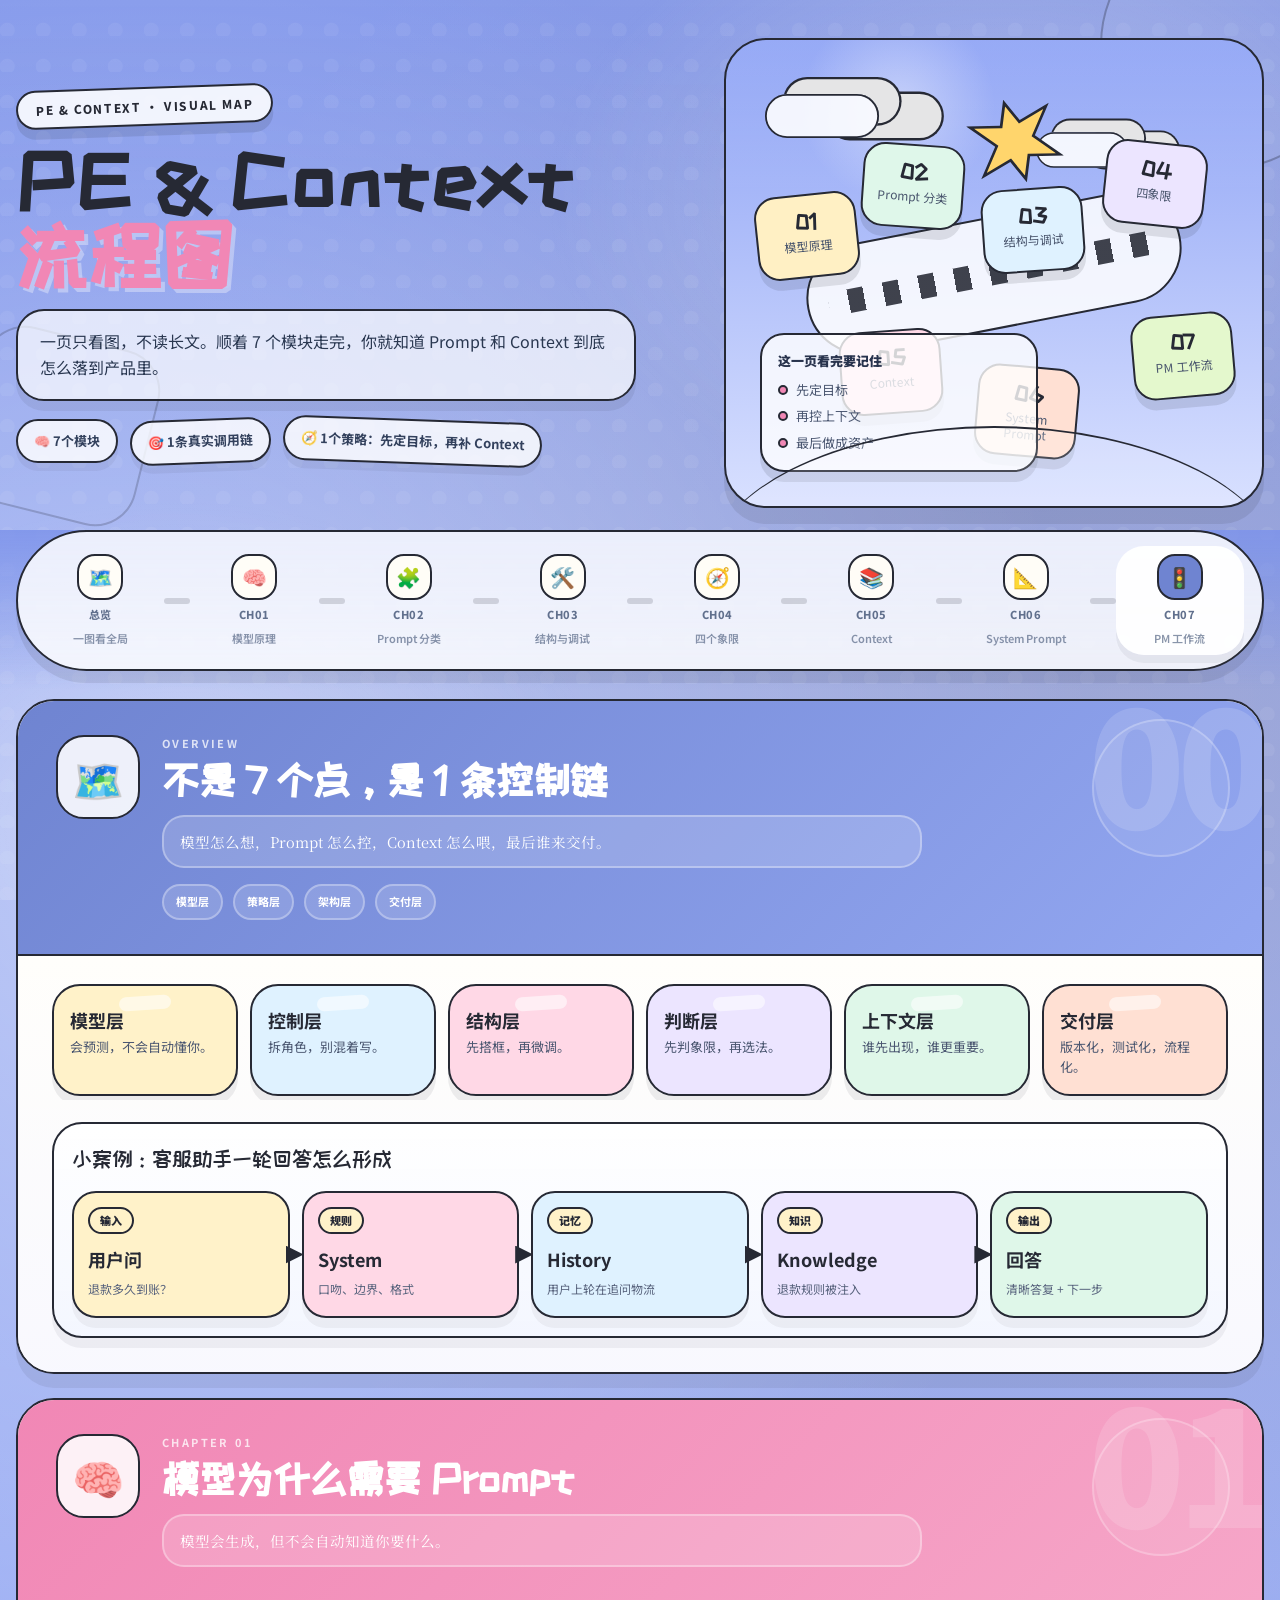
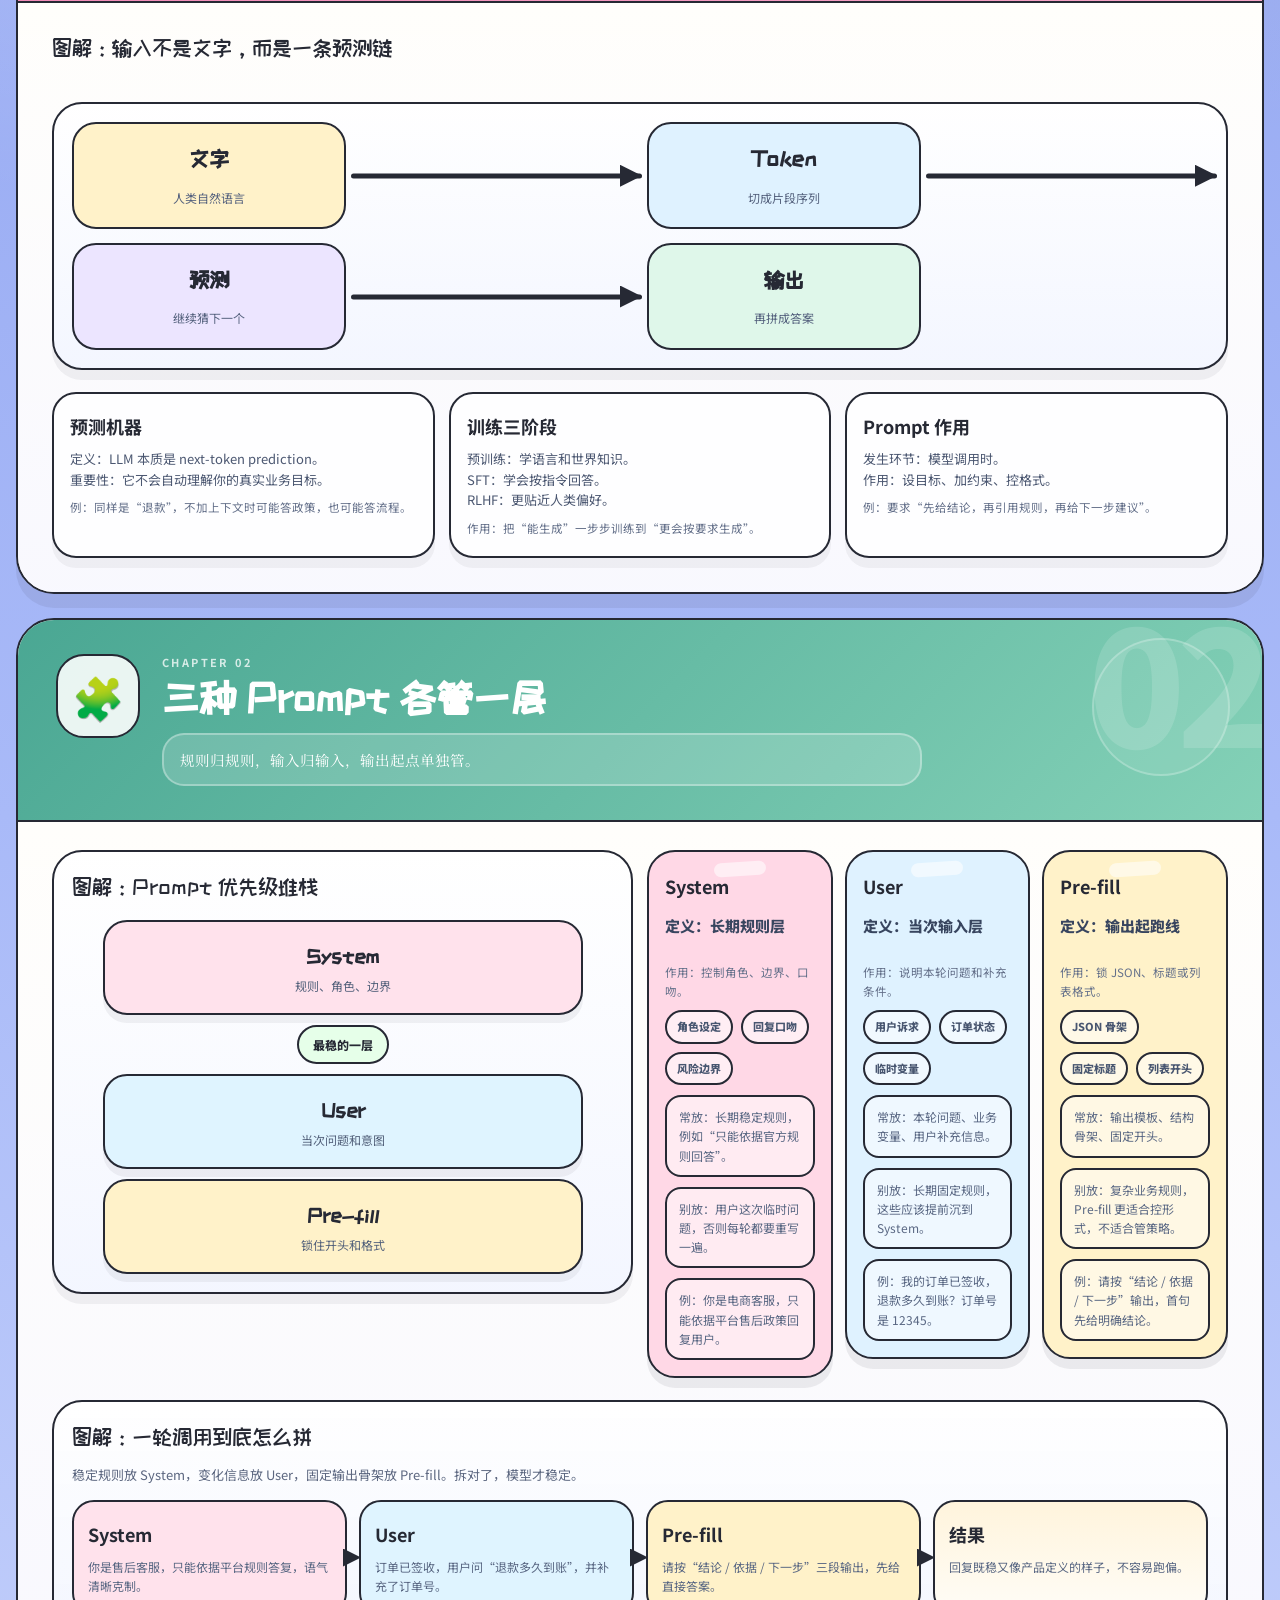
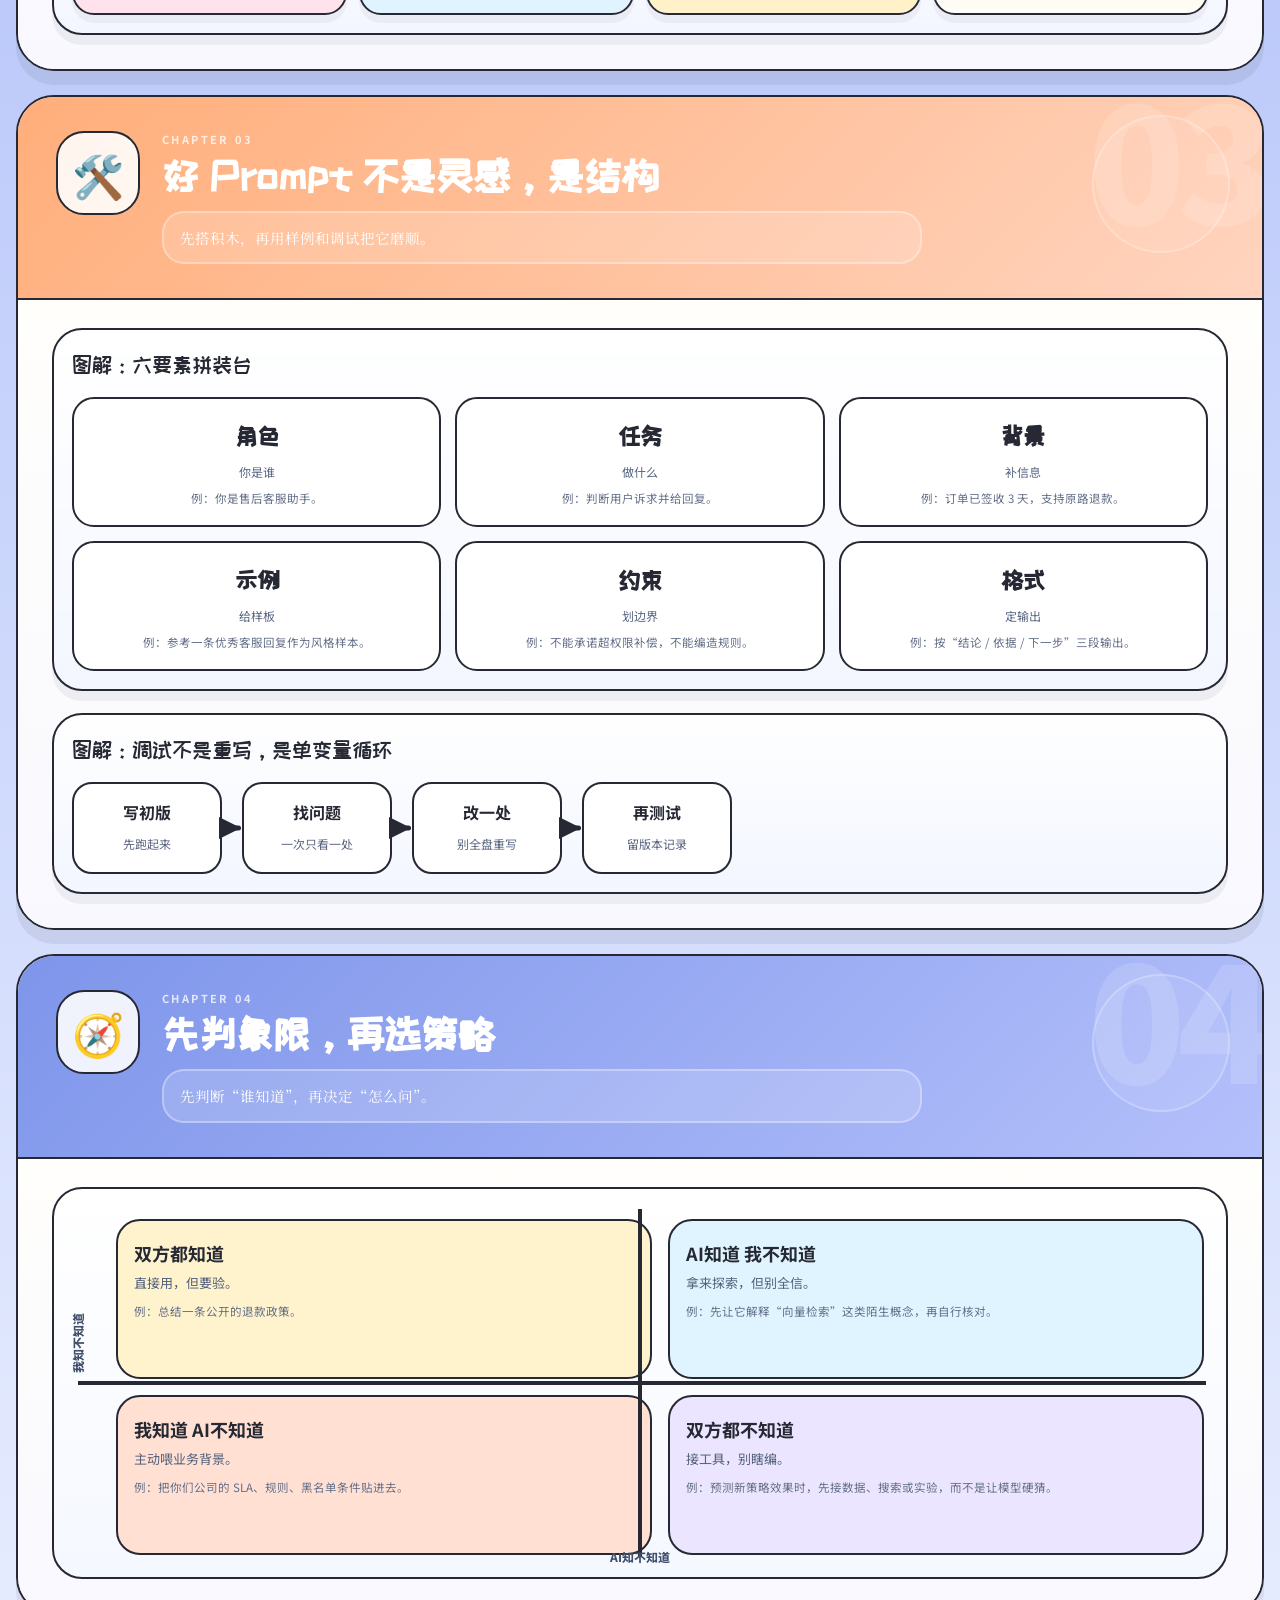
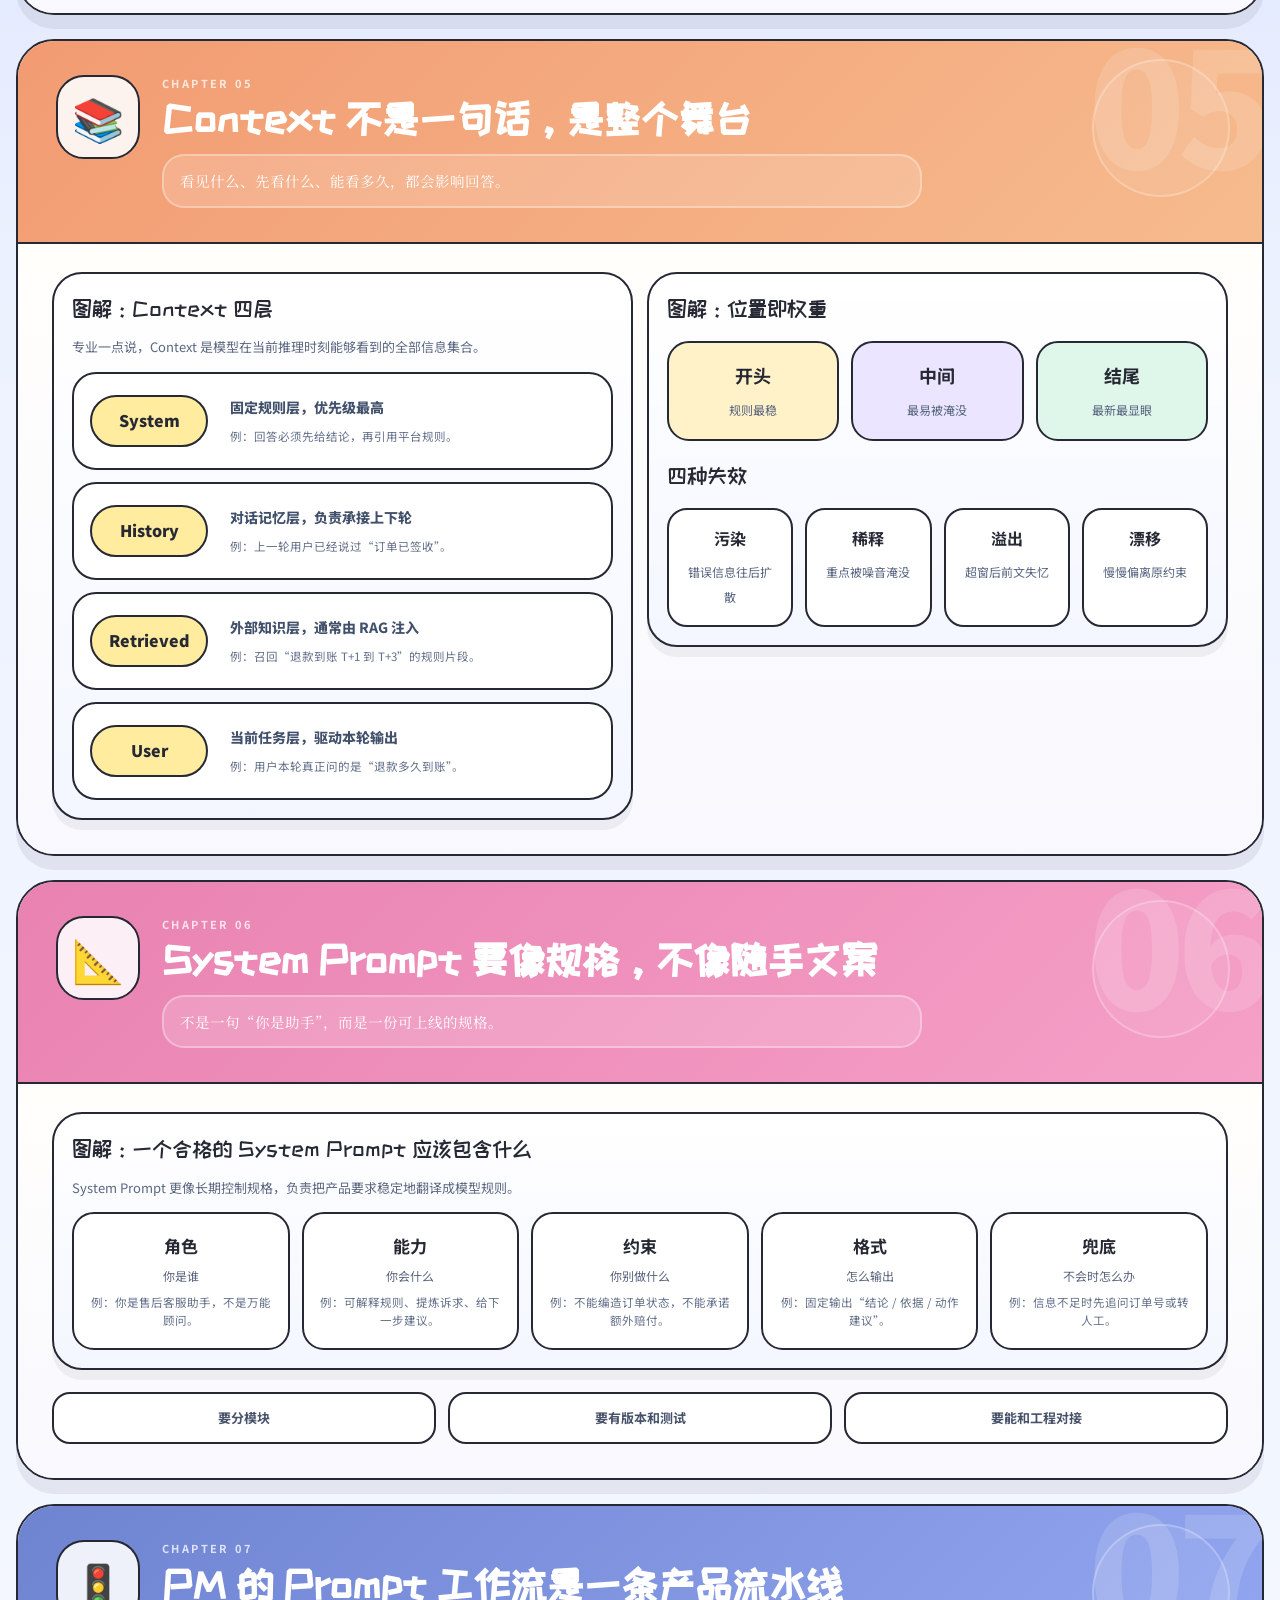
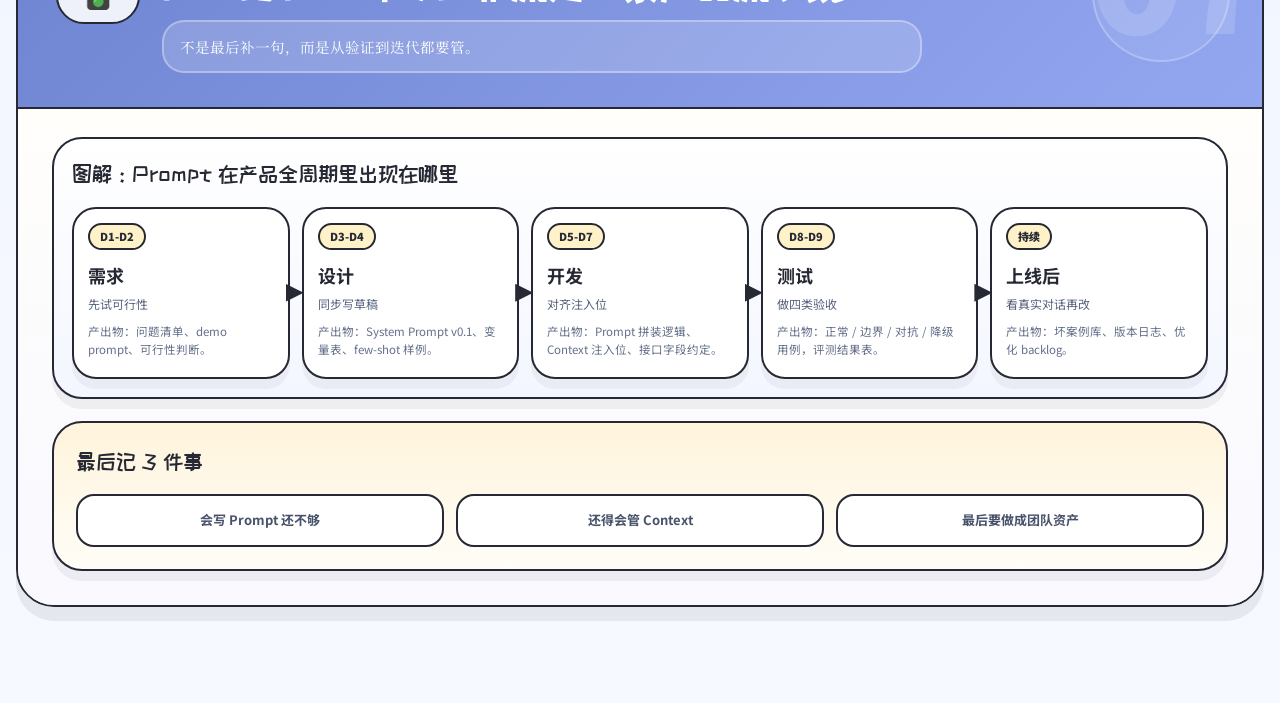
<file: pe-context-framework.html>
<!DOCTYPE html>
<html lang="zh-CN">
<head>
<meta charset="UTF-8">
<meta name="viewport" content="width=device-width, initial-scale=1.0">
<title>PE &amp; Context 全图解</title>
<link href="https://fonts.googleapis.com/css2?family=ZCOOL+KuaiLe&amp;family=Noto+Sans+SC:wght@300;400;500;700;900&amp;family=Noto+Serif+SC:wght@400;700&amp;display=swap" rel="stylesheet">
<style>
:root {
  --sky-top: #7d93ea;
  --sky-mid: #a9baf8;
  --sky-bottom: #edf2ff;
  --paper: #fffdf7;
  --paper-soft: #f7f6ff;
  --ink: #262934;
  --ink-soft: #61708d;
  --line: #262934;
  --pink: #f187b5;
  --yellow: #ffd56c;
  --teal: #4aa793;
  --mint: #89d7be;
  --blue: #6f84d1;
  --lav: #e9e0ff;
  --peach: #ffd9c5;
  --red: #ff8d86;
  --gold: #ffec9e;
  --serif: "Noto Serif SC", serif;
  --stroke: 2.5px solid var(--line);
  --shadow-flat: 0 10px 0 rgba(38, 41, 52, 0.12);
  --shadow-card: 0 14px 0 rgba(38, 41, 52, 0.08);
}

*,
*::before,
*::after {
  box-sizing: border-box;
  margin: 0;
  padding: 0;
}

html { scroll-behavior: smooth; }

body {
  font-family: "Noto Sans SC", "PingFang SC", "Hiragino Sans GB", sans-serif;
  color: var(--ink);
  min-height: 100vh;
  line-height: 1.6;
  background:
    radial-gradient(circle at 12% 12%, rgba(255,255,255,0.44), transparent 15%),
    radial-gradient(circle at 88% 10%, rgba(255,213,108,0.18), transparent 16%),
    linear-gradient(180deg, var(--sky-top) 0%, var(--sky-mid) 34%, var(--sky-bottom) 72%, #f6f9ff 100%);
}

body::before {
  content: "";
  position: fixed;
  inset: 0;
  pointer-events: none;
  z-index: -2;
  background:
    radial-gradient(circle at 20% 84%, rgba(255,255,255,0.22) 0 7px, transparent 8px) 0 0 / 36px 36px,
    linear-gradient(180deg, rgba(255,255,255,0.2), transparent 26%);
  opacity: 0.3;
}

body::after {
  content: "";
  position: fixed;
  inset: 0;
  pointer-events: none;
  z-index: -1;
  background:
    radial-gradient(ellipse at 78% 22%, rgba(255,255,255,0.26), transparent 32%),
    radial-gradient(ellipse at 14% 92%, rgba(255,255,255,0.24), transparent 28%);
}

a { color: inherit; text-decoration: none; }

.page-shell {
  width: min(1280px, calc(100% - 32px));
  margin: 0 auto;
}

.site-header {
  position: relative;
  overflow: hidden;
  padding: 38px 0 22px;
}

.site-header::before {
  content: "";
  position: absolute;
  right: -70px;
  top: -80px;
  width: 250px;
  height: 250px;
  border-radius: 50%;
  border: var(--stroke);
  background: rgba(255,255,255,0.16);
  opacity: 0.3;
}

.site-header::after {
  content: "";
  position: absolute;
  left: -30px;
  bottom: 14px;
  width: 180px;
  height: 180px;
  border-radius: 42px;
  border: var(--stroke);
  transform: rotate(14deg);
  background: rgba(255,255,255,0.14);
  opacity: 0.22;
}

.hero-wrap {
  position: relative;
  z-index: 1;
  display: grid;
  grid-template-columns: minmax(0, 1fr) minmax(420px, 540px);
  gap: 34px;
  align-items: center;
}

.hero-copy {
  padding: 10px 0 6px;
}

.hero-badge {
  display: inline-flex;
  align-items: center;
  gap: 8px;
  padding: 8px 18px;
  margin-bottom: 18px;
  border-radius: 999px;
  border: var(--stroke);
  background: rgba(255,255,255,0.88);
  box-shadow: var(--shadow-flat);
  transform: rotate(-2deg);
  font-size: 12px;
  font-weight: 800;
  letter-spacing: 1.6px;
  text-transform: uppercase;
}

.site-title {
  font-family: "ZCOOL KuaiLe", cursive;
  font-size: clamp(40px, 6vw, 84px);
  line-height: 0.96;
  letter-spacing: 2px;
  margin-bottom: 18px;
  max-width: 680px;
  text-wrap: balance;
}

.site-title em {
  font-style: normal;
  color: var(--pink);
  text-shadow: 4px 4px 0 rgba(255,255,255,0.34);
}

.hero-note {
  max-width: 620px;
  padding: 18px 22px;
  border-radius: 28px;
  border: var(--stroke);
  background: rgba(255,255,255,0.7);
  box-shadow: 0 10px 0 rgba(38,41,52,0.08);
  font-size: 16px;
  color: #2a3851;
  text-wrap: pretty;
}

.hero-meta {
  margin-top: 18px;
  display: flex;
  flex-wrap: wrap;
  gap: 12px;
}

.meta-pill {
  display: inline-flex;
  align-items: center;
  gap: 6px;
  padding: 10px 16px;
  border-radius: 999px;
  border: var(--stroke);
  background: rgba(255,255,255,0.82);
  box-shadow: 0 8px 0 rgba(38,41,52,0.06);
  font-size: 13px;
  font-weight: 700;
  color: #33415d;
}

.meta-pill:nth-child(2) { transform: rotate(-2deg); }
.meta-pill:nth-child(3) { transform: rotate(2deg); }

.hero-graphic {
  position: relative;
  min-height: 470px;
  border-radius: 42px;
  border: var(--stroke);
  background: linear-gradient(180deg, #8ea3f5 0%, #d8e0ff 100%);
  box-shadow: 0 16px 0 rgba(38,41,52,0.1);
  overflow: hidden;
}

.hero-graphic::before {
  content: "";
  position: absolute;
  inset: 0;
  background:
    radial-gradient(circle at 32% 14%, rgba(255,255,255,0.42), transparent 18%),
    linear-gradient(180deg, rgba(255,255,255,0.08), transparent 34%);
}

.hero-graphic::after {
  content: "";
  position: absolute;
  left: -4%;
  right: -4%;
  bottom: -70px;
  height: 150px;
  border-top: var(--stroke);
  border-radius: 50% 50% 0 0 / 100% 100% 0 0;
  background: rgba(255,255,255,0.16);
}

.hero-scene { position: absolute; inset: 0; }

.scene-road {
  position: absolute;
  left: 50%;
  top: 50%;
  width: 380px;
  height: 112px;
  transform: translate(-50%, -50%) rotate(-11deg);
  border: var(--stroke);
  border-radius: 999px;
  background: rgba(255,255,255,0.84);
}

.scene-road::before {
  content: "";
  position: absolute;
  inset: 42px 20px;
  border-radius: 999px;
  background:
    repeating-linear-gradient(90deg, transparent 0 20px, rgba(38,41,52,0.88) 20px 36px);
}

.scene-node,
.scene-cloud,
.scene-star,
.scene-note {
  position: absolute;
}

.scene-cloud {
  width: 124px;
  height: 48px;
  border-radius: 999px;
  border: var(--stroke);
  background: rgba(255,255,255,0.88);
  box-shadow:
    22px -16px 0 0 rgba(255,255,255,0.88),
    22px -16px 0 2.5px var(--line),
    68px 0 0 0 rgba(255,255,255,0.88),
    68px 0 0 2.5px var(--line);
}

.cloud-a { left: 34px; top: 52px; transform: scale(0.92); }
.cloud-b { right: 118px; top: 86px; transform: scale(0.74); }

.scene-star {
  width: 86px;
  height: 86px;
  left: 246px;
  top: 58px;
  background: var(--line);
  clip-path: polygon(50% 0%, 62% 28%, 100% 18%, 74% 50%, 100% 82%, 62% 72%, 50% 100%, 38% 72%, 0% 82%, 26% 50%, 0% 18%, 38% 28%);
  transform: rotate(-16deg);
}

.scene-star::before {
  content: "";
  position: absolute;
  inset: 7px;
  background: var(--yellow);
  clip-path: inherit;
}

.scene-node {
  width: 102px;
  min-height: 84px;
  padding: 14px 10px 12px;
  border-radius: 22px;
  border: var(--stroke);
  box-shadow: var(--shadow-flat);
  text-align: center;
}

.scene-node b {
  display: block;
  font-family: "ZCOOL KuaiLe", cursive;
  font-size: 22px;
  line-height: 1.1;
  margin-bottom: 4px;
}

.scene-node span {
  display: block;
  font-size: 12px;
  color: #49556d;
  line-height: 1.35;
}

.node-1 { left: 30px; top: 154px; background: #fff0c4; transform: rotate(-6deg); }
.node-2 { left: 136px; top: 104px; background: #dff7ea; transform: rotate(4deg); }
.node-3 { left: 256px; top: 148px; background: #dff2ff; transform: rotate(-4deg); }
.node-4 { left: 378px; top: 102px; background: #ece5ff; transform: rotate(6deg); }
.node-5 { left: 114px; top: 290px; background: #ffd8e6; transform: rotate(-4deg); }
.node-6 { left: 250px; top: 326px; background: #ffe0d3; transform: rotate(5deg); }
.node-7 { right: 28px; top: 274px; background: #e4f8cd; transform: rotate(-5deg); }

.scene-note {
  left: 34px;
  bottom: 34px;
  width: 278px;
  padding: 16px;
  border-radius: 24px;
  border: var(--stroke);
  background: rgba(255,255,255,0.8);
  box-shadow: var(--shadow-flat);
}

.scene-note strong {
  display: block;
  margin-bottom: 8px;
  font-size: 13px;
  font-weight: 900;
  color: #28334d;
}

.scene-note ul {
  list-style: none;
  display: grid;
  gap: 6px;
}

.scene-note li {
  display: flex;
  gap: 8px;
  font-size: 13px;
  color: #4a5670;
}

.scene-note li::before {
  content: "";
  width: 10px;
  height: 10px;
  margin-top: 5px;
  flex: none;
  border-radius: 50%;
  border: var(--stroke);
  background: var(--pink);
}

.timeline-shell {
  position: sticky;
  top: 0;
  z-index: 60;
  padding: 0 0 18px;
  background: linear-gradient(180deg, rgba(125,147,234,0.86) 0%, rgba(125,147,234,0) 100%);
}

.timeline {
  width: min(1280px, calc(100% - 32px));
  margin: 0 auto;
  padding: 14px 18px;
  display: flex;
  align-items: center;
  overflow-x: auto;
  scrollbar-width: none;
  border-radius: 999px;
  border: var(--stroke);
  background: rgba(255,255,255,0.84);
  box-shadow: 0 12px 0 rgba(38,41,52,0.1);
}

.timeline::-webkit-scrollbar { display: none; }

.t-link {
  display: flex;
  flex-direction: column;
  align-items: center;
  gap: 6px;
  flex: 1 1 0;
  min-width: 96px;
  padding: 8px 10px;
  border: none;
  border-radius: 28px;
  background: transparent;
  color: var(--ink-soft);
  cursor: pointer;
  transition: transform 0.2s ease, background 0.2s ease;
}

.t-link:hover {
  transform: translateY(-2px);
  background: rgba(255,255,255,0.58);
}

.t-link.active {
  background: rgba(255,255,255,0.94);
  box-shadow: 0 8px 0 rgba(38,41,52,0.06);
}

.t-dot {
  width: 46px;
  height: 46px;
  display: grid;
  place-items: center;
  border-radius: 18px;
  border: var(--stroke);
  background: var(--paper);
  font-size: 20px;
}

.t-link.active .t-dot {
  background: var(--blue);
  color: #fff;
}

.t-name {
  font-size: 11px;
  font-weight: 800;
  letter-spacing: 0.5px;
  white-space: nowrap;
}

.t-stage {
  font-size: 11px;
  font-weight: 600;
  white-space: nowrap;
  opacity: 0.74;
}

.t-line {
  flex: 0 0 26px;
  height: 6px;
  border-radius: 999px;
  background: rgba(38,41,52,0.16);
}

.main { padding: 10px 0 72px; }

.chapter {
  position: relative;
  scroll-margin-top: 102px;
  margin-bottom: 24px;
  overflow: hidden;
  border-radius: 38px;
  border: var(--stroke);
  background: var(--paper);
  box-shadow: var(--shadow-card);
}

.chapter::before {
  content: "";
  position: absolute;
  right: 28px;
  top: 24px;
  width: 104px;
  height: 24px;
  border-radius: 999px;
  border: var(--stroke);
  background: rgba(255,255,255,0.44);
  transform: rotate(8deg);
  opacity: 0.78;
  pointer-events: none;
}

.chapter-band {
  position: relative;
  display: grid;
  grid-template-columns: auto 1fr;
  gap: 22px;
  align-items: flex-start;
  padding: 34px 38px;
  color: #fff;
  border-bottom: var(--stroke);
  overflow: hidden;
}

.chapter-band::before {
  content: "";
  position: absolute;
  right: 32px;
  top: 18px;
  width: 138px;
  height: 138px;
  border-radius: 50%;
  border: 2px solid rgba(255,255,255,0.24);
  background: rgba(255,255,255,0.08);
}

.chapter-band::after {
  content: attr(data-num);
  position: absolute;
  right: -4px;
  top: -22px;
  font-size: 160px;
  font-weight: 900;
  line-height: 1;
  letter-spacing: -8px;
  opacity: 0.14;
}

.chapter-icon {
  width: 84px;
  height: 84px;
  display: grid;
  place-items: center;
  border-radius: 28px;
  border: var(--stroke);
  background: rgba(255,255,255,0.88);
  color: var(--line);
  font-size: 42px;
  z-index: 1;
}

.chapter-copy { position: relative; z-index: 1; }

.chapter-seq {
  margin-bottom: 6px;
  font-size: 11px;
  font-weight: 700;
  letter-spacing: 2.4px;
  text-transform: uppercase;
  opacity: 0.76;
}

.chapter-title {
  font-family: "ZCOOL KuaiLe", cursive;
  font-size: clamp(28px, 4vw, 40px);
  line-height: 1.05;
}

.chapter-sub {
  margin-top: 14px;
  max-width: 760px;
  padding: 12px 16px;
  border-radius: 22px;
  border: 2px solid rgba(255,255,255,0.32);
  background: rgba(255,255,255,0.16);
  font-size: 14.5px;
  line-height: 1.75;
  font-family: var(--serif);
}

.chapter-meta {
  margin-top: 16px;
  display: flex;
  flex-wrap: wrap;
  gap: 10px;
}

.chip {
  display: inline-flex;
  align-items: center;
  gap: 6px;
  padding: 7px 12px;
  border-radius: 999px;
  border: 2px solid rgba(255,255,255,0.3);
  background: rgba(255,255,255,0.14);
  font-size: 11px;
  font-weight: 700;
}

.chapter-body {
  padding: 28px 34px 34px;
  display: grid;
  gap: 22px;
  background: linear-gradient(180deg, rgba(255,255,255,0.54), rgba(248,248,255,0.94));
}

.section-label {
  margin-bottom: 14px;
  font-family: "ZCOOL KuaiLe", cursive;
  font-size: 22px;
  color: var(--line);
}

.summary-board {
  padding: 22px 24px;
  border-radius: 28px;
  border: var(--stroke);
  background: linear-gradient(180deg, rgba(255,255,255,0.94), rgba(252,250,241,0.9));
  box-shadow: 0 10px 0 rgba(38,41,52,0.06);
}

.summary-board p {
  font-size: 15px;
  color: #344157;
  line-height: 1.75;
}

.panel-row {
  display: flex;
  gap: 12px;
  overflow-x: auto;
  padding-bottom: 4px;
  scrollbar-width: none;
}

.panel-row::-webkit-scrollbar { display: none; }

.mini-card {
  position: relative;
  flex: 1;
  min-width: 182px;
  padding: 18px 16px 16px;
  border-radius: 28px;
  border: var(--stroke);
  box-shadow: 0 10px 0 rgba(38,41,52,0.08);
  overflow: hidden;
}

.mini-card::before {
  content: "";
  position: absolute;
  left: 50%;
  top: 10px;
  width: 52px;
  height: 14px;
  border-radius: 999px;
  transform: translateX(-50%) rotate(-4deg);
  background: rgba(255,255,255,0.56);
}

.mini-card h4 {
  margin-top: 6px;
  margin-bottom: 6px;
  font-size: 18px;
  line-height: 1.2;
}

.mini-card p {
  font-size: 13px;
  color: #4a5670;
  line-height: 1.55;
}

.shape-card small,
.mini-card small,
.six-card small,
.quad-cell small,
.ctx-layer small,
.blue-card small,
.workflow-card small {
  display: block;
  margin-top: 8px;
  font-size: 11.5px;
  color: #64708a;
  line-height: 1.6;
}

.mini-card.warm { background: #fff2c9; }
.mini-card.cool { background: #dff2ff; }
.mini-card.love { background: #ffd8e6; }
.mini-card.grow { background: #dff7e9; }
.mini-card.lav { background: #ece5ff; }
.mini-card.peach { background: #ffe0d3; }

.diagram-board {
  padding: 18px;
  border-radius: 30px;
  border: var(--stroke);
  background: linear-gradient(180deg, rgba(255,255,255,0.92), rgba(243,246,255,0.95));
  box-shadow: 0 10px 0 rgba(38,41,52,0.06);
}

.flow-track,
.stack-board,
.workflow-board {
  display: grid;
  gap: 14px;
}

.flow-track {
  grid-template-columns: repeat(4, minmax(0, 1fr));
  align-items: center;
}

.flow-step {
  position: relative;
  padding: 18px 14px;
  border-radius: 24px;
  border: var(--stroke);
  text-align: center;
  background: #fff;
}

.flow-step b {
  display: block;
  margin-bottom: 6px;
  font-family: "ZCOOL KuaiLe", cursive;
  font-size: 22px;
}

.flow-step span {
  font-size: 12px;
  color: #55627e;
  line-height: 1.45;
}

.flow-arrow {
  position: relative;
}

.flow-arrow::before {
  content: "";
  position: absolute;
  left: -9px;
  right: -9px;
  top: 50%;
  height: 5px;
  transform: translateY(-50%);
  border-radius: 999px;
  background: var(--line);
}

.flow-arrow::after {
  content: "";
  position: absolute;
  right: -9px;
  top: 50%;
  width: 22px;
  height: 22px;
  transform: translateY(-50%);
  background: var(--line);
  clip-path: polygon(0 0, 100% 50%, 0 100%);
}

.triple-grid,
.double-grid,
.four-grid,
.five-grid {
  display: grid;
  gap: 14px;
}

.triple-grid { grid-template-columns: repeat(3, minmax(0, 1fr)); }
.double-grid {
  grid-template-columns: repeat(2, minmax(0, 1fr));
  align-items: start;
}
.four-grid { grid-template-columns: repeat(4, minmax(0, 1fr)); }
.five-grid { grid-template-columns: repeat(5, minmax(0, 1fr)); }

.role-grid {
  display: grid;
  grid-template-columns: repeat(3, minmax(0, 1fr));
  gap: 12px;
  align-items: start;
}

.role-grid .mini-card {
  min-width: 0;
  height: auto;
}

.role-card p {
  margin-bottom: 8px;
  font-size: 15px;
  font-weight: 800;
  color: #38455f;
}

.role-card {
  display: flex;
  flex-direction: column;
  gap: 10px;
}

.role-tags {
  display: flex;
  flex-wrap: wrap;
  gap: 8px;
}

.role-tag {
  display: inline-flex;
  align-items: center;
  padding: 6px 10px;
  border-radius: 999px;
  border: var(--stroke);
  background: rgba(255,255,255,0.56);
  font-size: 11px;
  font-weight: 800;
  color: #485670;
}

.role-note {
  padding: 10px 12px;
  border-radius: 16px;
  border: var(--stroke);
  background: rgba(255,255,255,0.5);
  font-size: 12px;
  line-height: 1.6;
  color: #596783;
}

.prompt-assembly {
  display: grid;
  grid-template-columns: repeat(4, minmax(0, 1fr));
  gap: 12px;
}

.assembly-card {
  position: relative;
  padding: 18px 14px;
  border-radius: 22px;
  border: var(--stroke);
  background: #fff;
  box-shadow: 0 8px 0 rgba(38,41,52,0.05);
}

.assembly-card::after {
  content: "";
  position: absolute;
  top: 50%;
  right: -16px;
  width: 18px;
  height: 18px;
  margin-top: -9px;
  background: var(--line);
  clip-path: polygon(0 0, 100% 50%, 0 100%);
}

.assembly-card:last-child::after {
  display: none;
}

.assembly-card b {
  display: block;
  margin-bottom: 8px;
  font-size: 18px;
}

.assembly-card span {
  display: block;
  font-size: 12px;
  color: #596783;
  line-height: 1.6;
}

.assembly-card.result {
  background: linear-gradient(180deg, #fff4dc, #fffdf7);
}

.shape-card {
  padding: 18px 16px;
  border-radius: 24px;
  border: var(--stroke);
  background: rgba(255,255,255,0.88);
  box-shadow: 0 10px 0 rgba(38,41,52,0.05);
}

.shape-card h4 {
  margin-bottom: 8px;
  font-size: 18px;
}

.shape-card p {
  font-size: 13px;
  color: #4b5771;
  line-height: 1.6;
}

.micro-explain {
  margin: -4px 0 14px;
  font-size: 13px;
  color: #5c6780;
  line-height: 1.6;
}

.priority-stack {
  position: relative;
  display: grid;
  gap: 10px;
  max-width: 480px;
  margin: 0 auto;
}

.stack-layer {
  padding: 18px;
  border-radius: 24px;
  border: var(--stroke);
  box-shadow: 0 8px 0 rgba(38,41,52,0.06);
  text-align: center;
}

.stack-layer b {
  display: block;
  font-size: 20px;
  font-family: "ZCOOL KuaiLe", cursive;
}

.stack-layer span {
  display: block;
  margin-top: 4px;
  font-size: 12px;
  color: #53617b;
}

.layer-system { background: #ffe2ec; }
.layer-user { background: #dff4ff; }
.layer-prefill { background: #fff2c9; }

.priority-note {
  display: inline-flex;
  align-items: center;
  justify-content: center;
  padding: 8px 14px;
  border-radius: 999px;
  border: var(--stroke);
  background: #e6ffe9;
  font-size: 12px;
  font-weight: 800;
  margin: 0 auto;
}

.six-board {
  display: grid;
  grid-template-columns: repeat(3, minmax(0, 1fr));
  gap: 14px;
}

.six-card {
  padding: 18px 14px;
  border-radius: 22px;
  border: var(--stroke);
  background: #fff;
  text-align: center;
}

.six-card b {
  display: block;
  margin-bottom: 6px;
  font-family: "ZCOOL KuaiLe", cursive;
  font-size: 24px;
}

.six-card span {
  display: block;
  font-size: 12px;
  color: #596784;
}

.loop-track {
  display: flex;
  gap: 10px;
  align-items: center;
  overflow-x: auto;
}

.loop-step {
  min-width: 150px;
  padding: 16px 12px;
  border-radius: 20px;
  border: var(--stroke);
  background: #fff;
  text-align: center;
}

.loop-step b {
  display: block;
  margin-bottom: 4px;
  font-size: 16px;
}

.loop-step span {
  font-size: 12px;
  color: #5c6882;
}

.quad-board {
  position: relative;
  padding: 30px 22px 22px 62px;
  border-radius: 30px;
  border: var(--stroke);
  background: linear-gradient(180deg, rgba(255,255,255,0.96), rgba(245,248,255,0.96));
}

.quad-board::before,
.quad-board::after {
  content: "";
  position: absolute;
  background: var(--line);
}

.quad-board::before {
  left: 50%;
  top: 20px;
  bottom: 20px;
  width: 4px;
  transform: translateX(-50%);
}

.quad-board::after {
  left: 24px;
  right: 20px;
  top: 50%;
  height: 4px;
  transform: translateY(-50%);
}

.axis-y,
.axis-x {
  position: absolute;
  font-size: 12px;
  font-weight: 800;
  color: #40506c;
}

.axis-y {
  left: 14px;
  top: 50%;
  transform: translateY(-50%) rotate(-90deg);
  transform-origin: left top;
}

.axis-x {
  left: 50%;
  bottom: 10px;
  transform: translateX(-50%);
}

.quad-grid {
  display: grid;
  grid-template-columns: repeat(2, minmax(0, 1fr));
  gap: 16px;
}

.quad-cell {
  min-height: 160px;
  padding: 18px 16px;
  border-radius: 24px;
  border: var(--stroke);
  background: #fff;
}

.quad-cell h4 {
  margin-bottom: 6px;
  font-size: 18px;
}

.quad-cell p {
  font-size: 13px;
  color: #53617b;
  line-height: 1.6;
}

.stack-four {
  display: grid;
  gap: 12px;
}

.ctx-layer {
  position: relative;
  min-height: 98px;
  padding: 18px 18px 18px 156px;
  border-radius: 24px;
  border: var(--stroke);
  background: #fff;
  display: flex;
  flex-direction: column;
  justify-content: center;
}

.ctx-layer b {
  position: absolute;
  left: 16px;
  top: 50%;
  width: 118px;
  height: 52px;
  margin-top: -26px;
  display: grid;
  place-items: center;
  border-radius: 999px;
  border: var(--stroke);
  font-family: "Noto Sans SC", "PingFang SC", sans-serif;
  font-weight: 900;
  font-size: 16px;
  background: var(--gold);
}

.ctx-layer span {
  display: block;
  font-size: 14px;
  font-weight: 800;
  color: #41506b;
}

.weight-strip {
  display: grid;
  grid-template-columns: repeat(3, minmax(0, 1fr));
  gap: 12px;
}

.weight-card {
  padding: 18px 16px;
  border-radius: 22px;
  border: var(--stroke);
  text-align: center;
}

.weight-card b {
  display: block;
  margin-bottom: 6px;
  font-size: 18px;
}

.weight-card span {
  font-size: 12px;
  color: #56627d;
}

.fail-grid {
  display: grid;
  grid-template-columns: repeat(4, minmax(0, 1fr));
  gap: 12px;
}

.fail-card {
  padding: 16px 14px;
  border-radius: 20px;
  border: var(--stroke);
  background: #fff;
  text-align: center;
}

.fail-card b {
  display: block;
  margin-bottom: 6px;
  font-size: 16px;
}

.fail-card span {
  font-size: 12px;
  color: #586580;
}

.blueprint {
  display: grid;
  grid-template-columns: repeat(5, minmax(0, 1fr));
  gap: 12px;
}

.blue-card {
  padding: 18px 14px;
  border-radius: 22px;
  border: var(--stroke);
  background: #fff;
  text-align: center;
}

.blue-card b {
  display: block;
  margin-bottom: 6px;
  font-size: 17px;
}

.blue-card span {
  display: block;
  font-size: 12px;
  color: #58637d;
}

.signal-row {
  display: grid;
  grid-template-columns: repeat(3, minmax(0, 1fr));
  gap: 12px;
}

.signal-pill {
  padding: 14px 12px;
  border-radius: 18px;
  border: var(--stroke);
  text-align: center;
  background: #fff;
  font-size: 13px;
  font-weight: 700;
  color: #48536b;
}

.workflow-board {
  display: grid;
  grid-template-columns: repeat(5, minmax(0, 1fr));
  gap: 12px;
}

.workflow-card {
  position: relative;
  padding: 52px 14px 18px;
  border-radius: 24px;
  border: var(--stroke);
  background: #fff;
  box-shadow: 0 10px 0 rgba(38,41,52,0.05);
}

.workflow-card::after {
  content: "";
  position: absolute;
  top: 50%;
  right: -16px;
  width: 18px;
  height: 18px;
  margin-top: -9px;
  background: var(--line);
  clip-path: polygon(0 0, 100% 50%, 0 100%);
}

.workflow-card:last-child::after { display: none; }

.workflow-card b {
  display: block;
  margin-bottom: 6px;
  font-size: 18px;
}

.workflow-card span {
  display: block;
  font-size: 12px;
  color: #58637d;
  line-height: 1.55;
}

.workflow-time {
  position: absolute;
  left: 14px;
  top: 14px;
  display: inline-flex;
  align-items: center;
  padding: 6px 10px;
  border-radius: 999px;
  border: var(--stroke);
  background: #fff2c9;
  font-size: 11px;
  font-weight: 900;
  line-height: 1;
}

.closing-board {
  padding: 22px;
  border-radius: 30px;
  border: var(--stroke);
  background: linear-gradient(180deg, #fff4dc, #fffdf7);
  box-shadow: 0 10px 0 rgba(38,41,52,0.06);
}

.closing-board p {
  font-size: 15px;
  color: #35425b;
  line-height: 1.8;
}

@media (max-width: 1080px) {
  .hero-wrap,
  .flow-track,
  .triple-grid,
  .double-grid,
  .role-grid,
  .prompt-assembly,
  .four-grid,
  .five-grid,
  .six-board,
  .weight-strip,
  .fail-grid,
  .blueprint,
  .signal-row,
  .workflow-board {
    grid-template-columns: 1fr 1fr;
  }

  .hero-wrap {
    grid-template-columns: 1fr;
  }

  .hero-graphic {
    min-height: 560px;
  }

  .flow-arrow { display: none; }
}

@media (max-width: 720px) {
  .page-shell,
  .timeline {
    width: min(100% - 20px, 1280px);
  }

  .site-header { padding-top: 26px; }

  .chapter-band,
  .chapter-body {
    padding-left: 18px;
    padding-right: 18px;
  }

  .chapter-band {
    grid-template-columns: 1fr;
  }

  .triple-grid,
  .double-grid,
  .role-grid,
  .prompt-assembly,
  .four-grid,
  .five-grid,
  .six-board,
  .weight-strip,
  .fail-grid,
  .blueprint,
  .signal-row,
  .workflow-board {
    grid-template-columns: 1fr;
  }

  .hero-graphic { min-height: 620px; }
  .scene-road { width: 310px; height: 92px; }
  .node-1 { left: 16px; top: 148px; }
  .node-2 { left: 108px; top: 94px; }
  .node-3 { left: 206px; top: 144px; }
  .node-4 { left: 300px; top: 100px; }
  .node-5 { left: 76px; top: 296px; }
  .node-6 { left: 182px; top: 342px; }
  .node-7 { right: 14px; top: 280px; }
  .scene-note { left: 16px; right: 16px; width: auto; bottom: 20px; }
  .scene-cloud, .scene-star { display: none; }
}
</style>
</head>
<body>
  <header class="site-header">
    <div class="page-shell hero-wrap">
      <div class="hero-copy">
        <div class="hero-badge">PE &amp; Context · Visual Map</div>
        <h1 class="site-title">PE &amp; Context<br><em>流程图</em></h1>
        <div class="hero-note">
          一页只看图，不读长文。顺着 7 个模块走完，你就知道 Prompt 和 Context 到底怎么落到产品里。
        </div>
        <div class="hero-meta">
          <div class="meta-pill">🧠 7个模块</div>
          <div class="meta-pill">🎯 1条真实调用链</div>
          <div class="meta-pill">🧭 1个策略：先定目标，再补 Context</div>
        </div>
      </div>

      <div class="hero-graphic" aria-hidden="true">
        <div class="hero-scene">
          <div class="scene-cloud cloud-a"></div>
          <div class="scene-cloud cloud-b"></div>
          <div class="scene-star"></div>
          <div class="scene-road"></div>
          <div class="scene-node node-1"><b>01</b><span>模型原理</span></div>
          <div class="scene-node node-2"><b>02</b><span>Prompt 分类</span></div>
          <div class="scene-node node-3"><b>03</b><span>结构与调试</span></div>
          <div class="scene-node node-4"><b>04</b><span>四象限</span></div>
          <div class="scene-node node-5"><b>05</b><span>Context</span></div>
          <div class="scene-node node-6"><b>06</b><span>System Prompt</span></div>
          <div class="scene-node node-7"><b>07</b><span>PM 工作流</span></div>
          <div class="scene-note">
            <strong>这一页看完要记住</strong>
            <ul>
              <li>先定目标</li>
              <li>再控上下文</li>
              <li>最后做成资产</li>
            </ul>
          </div>
        </div>
      </div>
    </div>
  </header>

  <div class="timeline-shell">
    <nav class="timeline" aria-label="章节导航">
      <a class="t-link active" href="#overview"><span class="t-dot">🗺️</span><span class="t-name">总览</span><span class="t-stage">一图看全局</span></a>
      <div class="t-line"></div>
      <a class="t-link" href="#ch1"><span class="t-dot">🧠</span><span class="t-name">CH01</span><span class="t-stage">模型原理</span></a>
      <div class="t-line"></div>
      <a class="t-link" href="#ch2"><span class="t-dot">🧩</span><span class="t-name">CH02</span><span class="t-stage">Prompt 分类</span></a>
      <div class="t-line"></div>
      <a class="t-link" href="#ch3"><span class="t-dot">🛠️</span><span class="t-name">CH03</span><span class="t-stage">结构与调试</span></a>
      <div class="t-line"></div>
      <a class="t-link" href="#ch4"><span class="t-dot">🧭</span><span class="t-name">CH04</span><span class="t-stage">四个象限</span></a>
      <div class="t-line"></div>
      <a class="t-link" href="#ch5"><span class="t-dot">📚</span><span class="t-name">CH05</span><span class="t-stage">Context</span></a>
      <div class="t-line"></div>
      <a class="t-link" href="#ch6"><span class="t-dot">📐</span><span class="t-name">CH06</span><span class="t-stage">System Prompt</span></a>
      <div class="t-line"></div>
      <a class="t-link" href="#ch7"><span class="t-dot">🚦</span><span class="t-name">CH07</span><span class="t-stage">PM 工作流</span></a>
    </nav>
  </div>

  <main class="page-shell main">
    <section class="chapter" id="overview">
      <div class="chapter-band" style="background: linear-gradient(135deg, #6f84d1, #93a7f1);" data-num="00">
        <div class="chapter-icon">🗺️</div>
        <div class="chapter-copy">
          <div class="chapter-seq">OVERVIEW</div>
          <h2 class="chapter-title">不是 7 个点，是 1 条控制链</h2>
          <div class="chapter-sub">模型怎么想，Prompt 怎么控，Context 怎么喂，最后谁来交付。</div>
          <div class="chapter-meta">
            <span class="chip">模型层</span>
            <span class="chip">策略层</span>
            <span class="chip">架构层</span>
            <span class="chip">交付层</span>
          </div>
        </div>
      </div>
      <div class="chapter-body">
        <div class="panel-row">
          <article class="mini-card warm"><h4>模型层</h4><p>会预测，不会自动懂你。</p></article>
          <article class="mini-card cool"><h4>控制层</h4><p>拆角色，别混着写。</p></article>
          <article class="mini-card love"><h4>结构层</h4><p>先搭框，再微调。</p></article>
          <article class="mini-card lav"><h4>判断层</h4><p>先判象限，再选法。</p></article>
          <article class="mini-card grow"><h4>上下文层</h4><p>谁先出现，谁更重要。</p></article>
          <article class="mini-card peach"><h4>交付层</h4><p>版本化，测试化，流程化。</p></article>
        </div>
        <div class="diagram-board">
          <div class="section-label">小案例：客服助手一轮回答怎么形成</div>
          <div class="workflow-board">
            <div class="workflow-card" style="background:#fff2c9;"><div class="workflow-time">输入</div><b>用户问</b><span>退款多久到账？</span></div>
            <div class="workflow-card" style="background:#ffd8e6;"><div class="workflow-time">规则</div><b>System</b><span>口吻、边界、格式</span></div>
            <div class="workflow-card" style="background:#dff2ff;"><div class="workflow-time">记忆</div><b>History</b><span>用户上轮在追问物流</span></div>
            <div class="workflow-card" style="background:#ece5ff;"><div class="workflow-time">知识</div><b>Knowledge</b><span>退款规则被注入</span></div>
            <div class="workflow-card" style="background:#dff7e9;"><div class="workflow-time">输出</div><b>回答</b><span>清晰答复 + 下一步</span></div>
          </div>
        </div>
      </div>
    </section>

    <section class="chapter" id="ch1">
      <div class="chapter-band" style="background: linear-gradient(135deg, #f187b5, #f6a6c8);" data-num="01">
        <div class="chapter-icon">🧠</div>
        <div class="chapter-copy">
          <div class="chapter-seq">CHAPTER 01</div>
          <h2 class="chapter-title">模型为什么需要 Prompt</h2>
          <div class="chapter-sub">模型会生成，但不会自动知道你要什么。</div>
        </div>
      </div>
      <div class="chapter-body">
        <div class="section-label">图解：输入不是文字，而是一条预测链</div>
        <div class="diagram-board">
          <div class="flow-track">
            <div class="flow-step" style="background:#fff2c9;"><b>文字</b><span>人类自然语言</span></div>
            <div class="flow-arrow"></div>
            <div class="flow-step" style="background:#dff2ff;"><b>Token</b><span>切成片段序列</span></div>
            <div class="flow-arrow"></div>
            <div class="flow-step" style="background:#ece5ff;"><b>预测</b><span>继续猜下一个</span></div>
            <div class="flow-arrow"></div>
            <div class="flow-step" style="background:#dff7ea;"><b>输出</b><span>再拼成答案</span></div>
          </div>
        </div>
        <div class="triple-grid">
          <article class="shape-card">
            <h4>预测机器</h4>
            <p>定义：LLM 本质是 next-token prediction。<br>重要性：它不会自动理解你的真实业务目标。</p>
            <small>例：同样是“退款”，不加上下文时可能答政策，也可能答流程。</small>
          </article>
          <article class="shape-card">
            <h4>训练三阶段</h4>
            <p>预训练：学语言和世界知识。<br>SFT：学会按指令回答。<br>RLHF：更贴近人类偏好。</p>
            <small>作用：把“能生成”一步步训练到“更会按要求生成”。</small>
          </article>
          <article class="shape-card">
            <h4>Prompt 作用</h4>
            <p>发生环节：模型调用时。<br>作用：设目标、加约束、控格式。</p>
            <small>例：要求“先给结论，再引用规则，再给下一步建议”。</small>
          </article>
        </div>
      </div>
    </section>

    <section class="chapter" id="ch2">
      <div class="chapter-band" style="background: linear-gradient(135deg, #4aa793, #84d1b7);" data-num="02">
        <div class="chapter-icon">🧩</div>
        <div class="chapter-copy">
          <div class="chapter-seq">CHAPTER 02</div>
          <h2 class="chapter-title">三种 Prompt 各管一层</h2>
          <div class="chapter-sub">规则归规则，输入归输入，输出起点单独管。</div>
        </div>
      </div>
      <div class="chapter-body">
        <div class="double-grid">
          <div class="diagram-board">
            <div class="section-label">图解：Prompt 优先级堆栈</div>
            <div class="priority-stack">
              <div class="stack-layer layer-system"><b>System</b><span>规则、角色、边界</span></div>
              <div class="priority-note">最稳的一层</div>
              <div class="stack-layer layer-user"><b>User</b><span>当次问题和意图</span></div>
              <div class="stack-layer layer-prefill"><b>Pre-fill</b><span>锁住开头和格式</span></div>
            </div>
          </div>
          <div class="role-grid">
            <article class="mini-card love role-card">
              <h4>System</h4>
              <p>定义：长期规则层</p>
              <small>作用：控制角色、边界、口吻。</small>
              <div class="role-tags">
                <span class="role-tag">角色设定</span>
                <span class="role-tag">回复口吻</span>
                <span class="role-tag">风险边界</span>
              </div>
              <div class="role-note">常放：长期稳定规则，例如“只能依据官方规则回答”。</div>
              <div class="role-note">别放：用户这次临时问题，否则每轮都要重写一遍。</div>
              <div class="role-note">例：你是电商客服，只能依据平台售后政策回复用户。</div>
            </article>
            <article class="mini-card cool role-card">
              <h4>User</h4>
              <p>定义：当次输入层</p>
              <small>作用：说明本轮问题和补充条件。</small>
              <div class="role-tags">
                <span class="role-tag">用户诉求</span>
                <span class="role-tag">订单状态</span>
                <span class="role-tag">临时变量</span>
              </div>
              <div class="role-note">常放：本轮问题、业务变量、用户补充信息。</div>
              <div class="role-note">别放：长期固定规则，这些应该提前沉到 System。</div>
              <div class="role-note">例：我的订单已签收，退款多久到账？订单号是 12345。</div>
            </article>
            <article class="mini-card warm role-card">
              <h4>Pre-fill</h4>
              <p>定义：输出起跑线</p>
              <small>作用：锁 JSON、标题或列表格式。</small>
              <div class="role-tags">
                <span class="role-tag">JSON 骨架</span>
                <span class="role-tag">固定标题</span>
                <span class="role-tag">列表开头</span>
              </div>
              <div class="role-note">常放：输出模板、结构骨架、固定开头。</div>
              <div class="role-note">别放：复杂业务规则，Pre-fill 更适合控形式，不适合管策略。</div>
              <div class="role-note">例：请按“结论 / 依据 / 下一步”输出，首句先给明确结论。</div>
            </article>
          </div>
        </div>
        <div class="diagram-board">
          <div class="section-label">图解：一轮调用到底怎么拼</div>
          <div class="micro-explain">稳定规则放 System，变化信息放 User，固定输出骨架放 Pre-fill。拆对了，模型才稳定。</div>
          <div class="prompt-assembly">
            <div class="assembly-card" style="background:#ffe2ec;">
              <b>System</b>
              <span>你是售后客服，只能依据平台规则答复，语气清晰克制。</span>
            </div>
            <div class="assembly-card" style="background:#dff4ff;">
              <b>User</b>
              <span>订单已签收，用户问“退款多久到账”，并补充了订单号。</span>
            </div>
            <div class="assembly-card" style="background:#fff2c9;">
              <b>Pre-fill</b>
              <span>请按“结论 / 依据 / 下一步”三段输出，先给直接答案。</span>
            </div>
            <div class="assembly-card result">
              <b>结果</b>
              <span>回复既稳又像产品定义的样子，不容易跑偏。</span>
            </div>
          </div>
        </div>
      </div>
    </section>

    <section class="chapter" id="ch3">
      <div class="chapter-band" style="background: linear-gradient(135deg, #ffae7a, #ffd4bf);" data-num="03">
        <div class="chapter-icon">🛠️</div>
        <div class="chapter-copy">
          <div class="chapter-seq">CHAPTER 03</div>
          <h2 class="chapter-title">好 Prompt 不是灵感，是结构</h2>
          <div class="chapter-sub">先搭积木，再用样例和调试把它磨顺。</div>
        </div>
      </div>
      <div class="chapter-body">
        <div class="diagram-board">
          <div class="section-label">图解：六要素拼装台</div>
          <div class="six-board">
            <div class="six-card"><b>角色</b><span>你是谁</span><small>例：你是售后客服助手。</small></div>
            <div class="six-card"><b>任务</b><span>做什么</span><small>例：判断用户诉求并给回复。</small></div>
            <div class="six-card"><b>背景</b><span>补信息</span><small>例：订单已签收 3 天，支持原路退款。</small></div>
            <div class="six-card"><b>示例</b><span>给样板</span><small>例：参考一条优秀客服回复作为风格样本。</small></div>
            <div class="six-card"><b>约束</b><span>划边界</span><small>例：不能承诺超权限补偿，不能编造规则。</small></div>
            <div class="six-card"><b>格式</b><span>定输出</span><small>例：按“结论 / 依据 / 下一步”三段输出。</small></div>
          </div>
        </div>
        <div class="diagram-board">
          <div class="section-label">图解：调试不是重写，是单变量循环</div>
          <div class="loop-track">
            <div class="loop-step"><b>写初版</b><span>先跑起来</span></div>
            <div class="flow-arrow"></div>
            <div class="loop-step"><b>找问题</b><span>一次只看一处</span></div>
            <div class="flow-arrow"></div>
            <div class="loop-step"><b>改一处</b><span>别全盘重写</span></div>
            <div class="flow-arrow"></div>
            <div class="loop-step"><b>再测试</b><span>留版本记录</span></div>
          </div>
        </div>
      </div>
    </section>

    <section class="chapter" id="ch4">
      <div class="chapter-band" style="background: linear-gradient(135deg, #7e95ea, #b4c0fb);" data-num="04">
        <div class="chapter-icon">🧭</div>
        <div class="chapter-copy">
          <div class="chapter-seq">CHAPTER 04</div>
          <h2 class="chapter-title">先判象限，再选策略</h2>
          <div class="chapter-sub">先判断“谁知道”，再决定“怎么问”。</div>
        </div>
      </div>
      <div class="chapter-body">
        <div class="quad-board">
          <div class="axis-y">我知不知道</div>
          <div class="axis-x">AI知不知道</div>
          <div class="quad-grid">
            <div class="quad-cell" style="background:#fff3cd;"><h4>双方都知道</h4><p>直接用，但要验。</p><small>例：总结一条公开的退款政策。</small></div>
            <div class="quad-cell" style="background:#dff4ff;"><h4>AI知道 我不知道</h4><p>拿来探索，但别全信。</p><small>例：先让它解释“向量检索”这类陌生概念，再自行核对。</small></div>
            <div class="quad-cell" style="background:#ffe0d3;"><h4>我知道 AI不知道</h4><p>主动喂业务背景。</p><small>例：把你们公司的 SLA、规则、黑名单条件贴进去。</small></div>
            <div class="quad-cell" style="background:#ece5ff;"><h4>双方都不知道</h4><p>接工具，别瞎编。</p><small>例：预测新策略效果时，先接数据、搜索或实验，而不是让模型硬猜。</small></div>
          </div>
        </div>
      </div>
    </section>

    <section class="chapter" id="ch5">
      <div class="chapter-band" style="background: linear-gradient(135deg, #f29b72, #f6bb8d);" data-num="05">
        <div class="chapter-icon">📚</div>
        <div class="chapter-copy">
          <div class="chapter-seq">CHAPTER 05</div>
          <h2 class="chapter-title">Context 不是一句话，是整个舞台</h2>
          <div class="chapter-sub">看见什么、先看什么、能看多久，都会影响回答。</div>
        </div>
      </div>
      <div class="chapter-body">
        <div class="double-grid">
          <div class="diagram-board">
            <div class="section-label">图解：Context 四层</div>
            <div class="micro-explain">专业一点说，Context 是模型在当前推理时刻能够看到的全部信息集合。</div>
            <div class="stack-four">
              <div class="ctx-layer"><b>System</b><span>固定规则层，优先级最高</span><small>例：回答必须先给结论，再引用平台规则。</small></div>
              <div class="ctx-layer"><b>History</b><span>对话记忆层，负责承接上下轮</span><small>例：上一轮用户已经说过“订单已签收”。</small></div>
              <div class="ctx-layer"><b>Retrieved</b><span>外部知识层，通常由 RAG 注入</span><small>例：召回“退款到账 T+1 到 T+3”的规则片段。</small></div>
              <div class="ctx-layer"><b>User</b><span>当前任务层，驱动本轮输出</span><small>例：用户本轮真正问的是“退款多久到账”。</small></div>
            </div>
          </div>
          <div class="diagram-board">
            <div class="section-label">图解：位置即权重</div>
            <div class="weight-strip">
              <div class="weight-card" style="background:#fff2c9;"><b>开头</b><span>规则最稳</span></div>
              <div class="weight-card" style="background:#ece5ff;"><b>中间</b><span>最易被淹没</span></div>
              <div class="weight-card" style="background:#dff7ea;"><b>结尾</b><span>最新最显眼</span></div>
            </div>
            <div class="section-label" style="margin-top:18px;">四种失效</div>
            <div class="fail-grid">
              <div class="fail-card"><b>污染</b><span>错误信息往后扩散</span></div>
              <div class="fail-card"><b>稀释</b><span>重点被噪音淹没</span></div>
              <div class="fail-card"><b>溢出</b><span>超窗后前文失忆</span></div>
              <div class="fail-card"><b>漂移</b><span>慢慢偏离原约束</span></div>
            </div>
          </div>
        </div>
      </div>
    </section>

    <section class="chapter" id="ch6">
      <div class="chapter-band" style="background: linear-gradient(135deg, #e982b1, #f5a0c7);" data-num="06">
        <div class="chapter-icon">📐</div>
        <div class="chapter-copy">
          <div class="chapter-seq">CHAPTER 06</div>
          <h2 class="chapter-title">System Prompt 要像规格，不像随手文案</h2>
          <div class="chapter-sub">不是一句“你是助手”，而是一份可上线的规格。</div>
        </div>
      </div>
      <div class="chapter-body">
        <div class="diagram-board">
          <div class="section-label">图解：一个合格的 System Prompt 应该包含什么</div>
          <div class="micro-explain">System Prompt 更像长期控制规格，负责把产品要求稳定地翻译成模型规则。</div>
          <div class="blueprint">
            <div class="blue-card"><b>角色</b><span>你是谁</span><small>例：你是售后客服助手，不是万能顾问。</small></div>
            <div class="blue-card"><b>能力</b><span>你会什么</span><small>例：可解释规则、提炼诉求、给下一步建议。</small></div>
            <div class="blue-card"><b>约束</b><span>你别做什么</span><small>例：不能编造订单状态，不能承诺额外赔付。</small></div>
            <div class="blue-card"><b>格式</b><span>怎么输出</span><small>例：固定输出“结论 / 依据 / 动作建议”。</small></div>
            <div class="blue-card"><b>兜底</b><span>不会时怎么办</span><small>例：信息不足时先追问订单号或转人工。</small></div>
          </div>
        </div>
        <div class="signal-row">
          <div class="signal-pill">要分模块</div>
          <div class="signal-pill">要有版本和测试</div>
          <div class="signal-pill">要能和工程对接</div>
        </div>
      </div>
    </section>

    <section class="chapter" id="ch7">
      <div class="chapter-band" style="background: linear-gradient(135deg, #6f84d1, #93a7f1);" data-num="07">
        <div class="chapter-icon">🚦</div>
        <div class="chapter-copy">
          <div class="chapter-seq">CHAPTER 07</div>
          <h2 class="chapter-title">PM 的 Prompt 工作流是一条产品流水线</h2>
          <div class="chapter-sub">不是最后补一句，而是从验证到迭代都要管。</div>
        </div>
      </div>
      <div class="chapter-body">
        <div class="diagram-board">
          <div class="section-label">图解：Prompt 在产品全周期里出现在哪里</div>
          <div class="workflow-board">
            <div class="workflow-card">
              <div class="workflow-time">D1-D2</div>
              <b>需求</b>
              <span>先试可行性</span>
              <small>产出物：问题清单、demo prompt、可行性判断。</small>
            </div>
            <div class="workflow-card">
              <div class="workflow-time">D3-D4</div>
              <b>设计</b>
              <span>同步写草稿</span>
              <small>产出物：System Prompt v0.1、变量表、few-shot 样例。</small>
            </div>
            <div class="workflow-card">
              <div class="workflow-time">D5-D7</div>
              <b>开发</b>
              <span>对齐注入位</span>
              <small>产出物：Prompt 拼装逻辑、Context 注入位、接口字段约定。</small>
            </div>
            <div class="workflow-card">
              <div class="workflow-time">D8-D9</div>
              <b>测试</b>
              <span>做四类验收</span>
              <small>产出物：正常 / 边界 / 对抗 / 降级用例，评测结果表。</small>
            </div>
            <div class="workflow-card">
              <div class="workflow-time">持续</div>
              <b>上线后</b>
              <span>看真实对话再改</span>
              <small>产出物：坏案例库、版本日志、优化 backlog。</small>
            </div>
          </div>
        </div>
        <div class="closing-board">
          <div class="section-label">最后记 3 件事</div>
          <div class="signal-row">
            <div class="signal-pill">会写 Prompt 还不够</div>
            <div class="signal-pill">还得会管 Context</div>
            <div class="signal-pill">最后要做成团队资产</div>
          </div>
        </div>
      </div>
    </section>
  </main>

<script>
const navLinks = Array.from(document.querySelectorAll(".t-link"));
const sections = navLinks
  .map((link) => document.querySelector(link.getAttribute("href")))
  .filter(Boolean);

const setActive = (id) => {
  navLinks.forEach((link) => {
    link.classList.toggle("active", link.getAttribute("href") === `#${id}`);
  });
};

const observer = new IntersectionObserver((entries) => {
  const visible = entries
    .filter((entry) => entry.isIntersecting)
    .sort((a, b) => b.intersectionRatio - a.intersectionRatio)[0];
  if (visible) setActive(visible.target.id);
}, {
  rootMargin: "-22% 0px -58% 0px",
  threshold: [0.18, 0.4, 0.68]
});

sections.forEach((section) => observer.observe(section));

navLinks.forEach((link) => {
  link.addEventListener("click", () => {
    setActive(link.getAttribute("href").slice(1));
  });
});
</script>
</body>
</html>
</file>
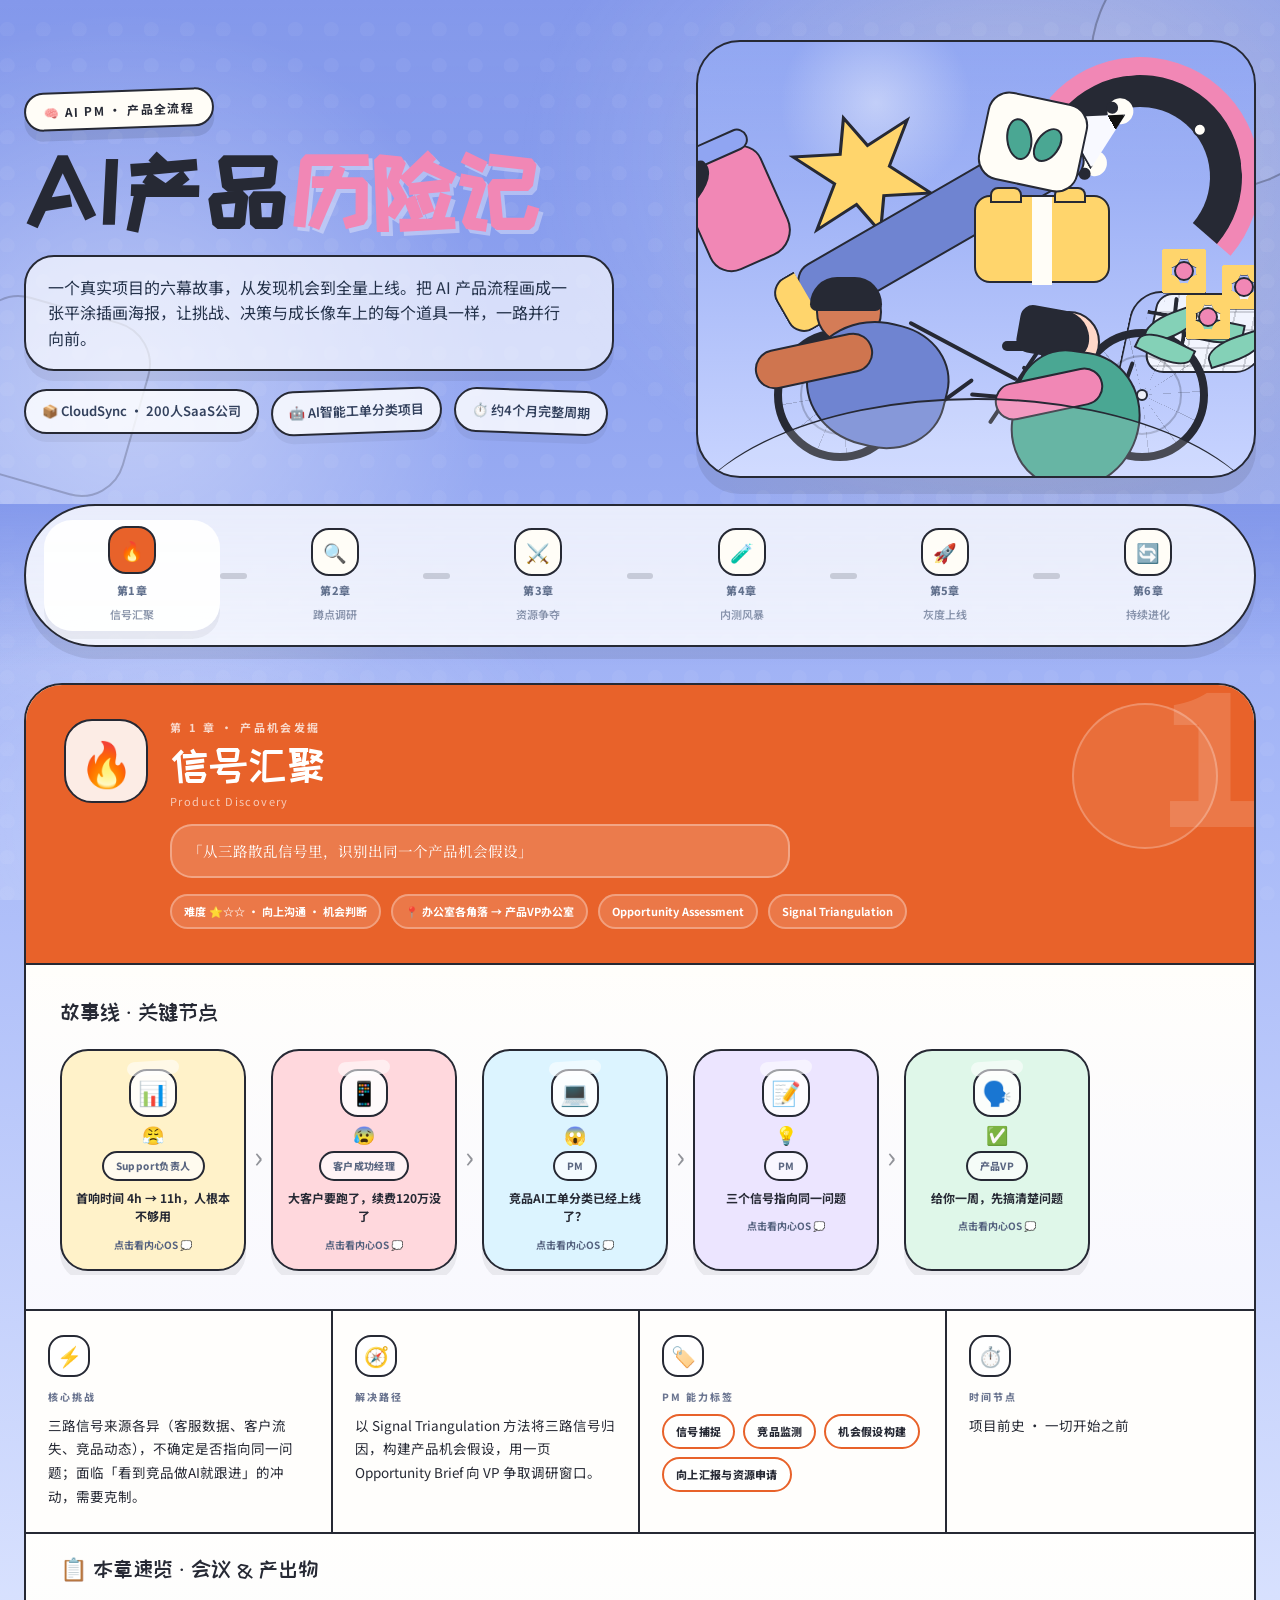
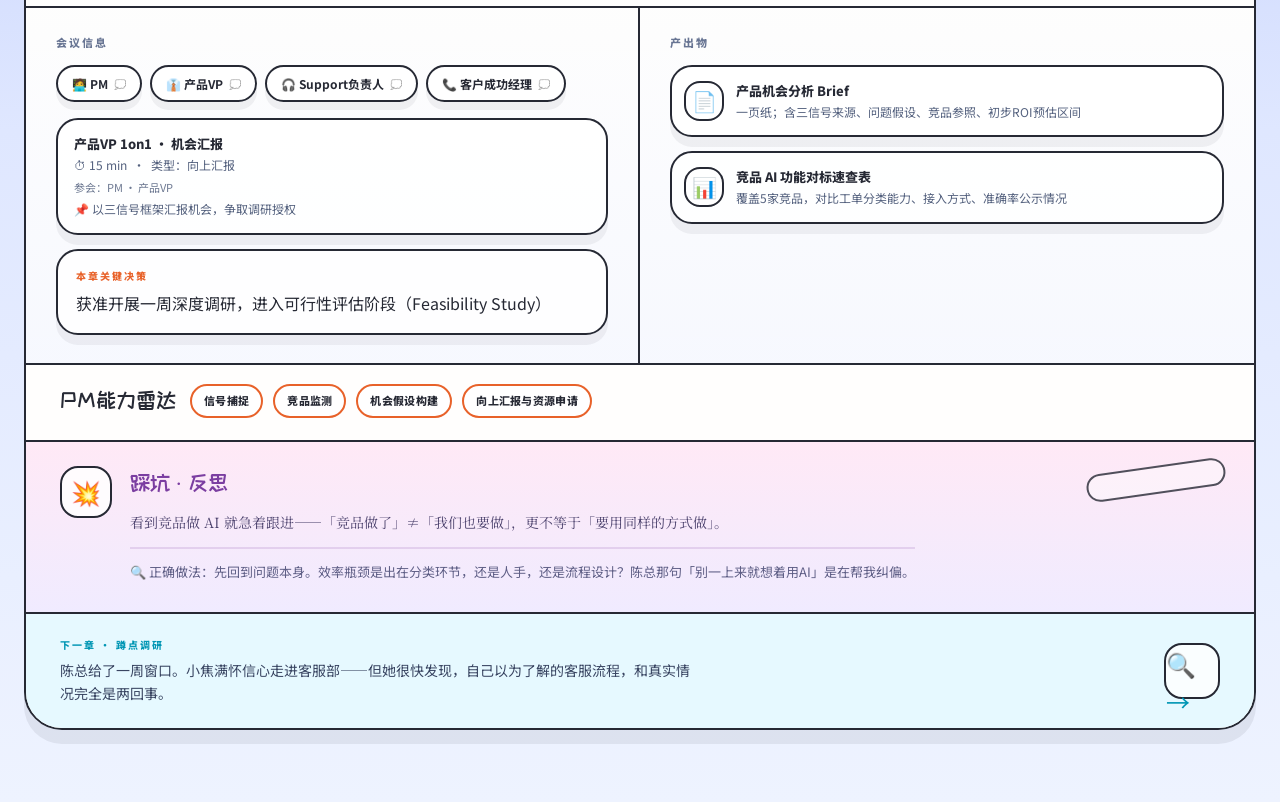
<file: site-flow-b.html>
<!DOCTYPE html>
<html lang="zh-CN">
<head>
<meta charset="UTF-8">
<meta name="viewport" content="width=device-width, initial-scale=1.0">
<title>AI产品全流程图 · 小焦的历险记</title>
<link href="https://fonts.googleapis.com/css2?family=Ma+Shan+Zheng&family=ZCOOL+KuaiLe&family=Noto+Sans+SC:wght@300;400;500;700;900&family=Noto+Serif+SC:wght@400;700&display=swap" rel="stylesheet">
<style>
:root {
  --sky-top: #7d93ea;
  --sky-mid: #a9baf8;
  --sky-bottom: #dfe7ff;
  --paper: #fffdf7;
  --paper-soft: #f8f8ff;
  --ink: #262934;
  --ink-soft: #61708d;
  --line: #262934;
  --pink: #f187b5;
  --yellow: #ffd56c;
  --teal: #4aa793;
  --mint: #84d1b7;
  --blue: #6f84d1;
  --lav: #e6dcff;
  --peach: #ffd4bf;
  --serif: "Noto Serif SC", serif;
  --stroke: 2.5px solid var(--line);
  --shadow-flat: 0 10px 0 rgba(38,41,52,0.12);
  --shadow-card: 0 14px 0 rgba(38,41,52,0.08);
}

*,
*::before,
*::after { box-sizing: border-box; margin: 0; padding: 0; }

html { scroll-behavior: smooth; }

body {
  font-family: "Noto Sans SC", "PingFang SC", "Hiragino Sans GB", sans-serif;
  color: var(--ink);
  min-height: 100vh;
  line-height: 1.6;
  background:
    radial-gradient(circle at 10% 16%, rgba(255,255,255,0.42), transparent 16%),
    radial-gradient(circle at 84% 10%, rgba(255,215,108,0.18), transparent 18%),
    linear-gradient(180deg, var(--sky-top) 0%, var(--sky-mid) 34%, var(--sky-bottom) 72%, #eef3ff 100%);
}

body::before {
  content: "";
  position: fixed;
  inset: 0;
  pointer-events: none;
  z-index: -2;
  background:
    radial-gradient(circle at 20% 82%, rgba(255,255,255,0.2) 0 7px, transparent 8px) 0 0 / 36px 36px,
    linear-gradient(180deg, rgba(255,255,255,0.22), transparent 24%);
  opacity: 0.26;
}

body::after {
  content: "";
  position: fixed;
  inset: 0;
  pointer-events: none;
  z-index: -1;
  background:
    radial-gradient(ellipse at 78% 18%, rgba(255,255,255,0.26), transparent 34%),
    radial-gradient(ellipse at 14% 92%, rgba(255,255,255,0.24), transparent 28%);
}

::selection { background: rgba(255,213,108,0.5); }

button { font: inherit; color: inherit; }

.site-header {
  position: relative;
  overflow: hidden;
  padding: 40px 24px 26px;
}

.site-header::before {
  content: "";
  position: absolute;
  width: 260px;
  height: 260px;
  right: -70px;
  top: -70px;
  border-radius: 50%;
  background: rgba(255,255,255,0.18);
  border: var(--stroke);
  opacity: 0.32;
}

.site-header::after {
  content: "";
  position: absolute;
  width: 180px;
  height: 180px;
  left: -40px;
  bottom: 18px;
  border-radius: 44px;
  background: rgba(255,255,255,0.16);
  border: var(--stroke);
  transform: rotate(16deg);
  opacity: 0.24;
}

.header-shell {
  max-width: 1280px;
  margin: 0 auto;
  display: grid;
  grid-template-columns: minmax(0, 1fr) minmax(430px, 560px);
  gap: 36px;
  align-items: center;
  position: relative;
  z-index: 1;
}

.hero-copy {
  position: relative;
  z-index: 2;
  padding: 14px 0 8px;
}

.header-badge {
  display: inline-flex;
  align-items: center;
  gap: 8px;
  padding: 8px 18px;
  margin-bottom: 20px;
  background: var(--paper);
  border: var(--stroke);
  border-radius: 999px;
  box-shadow: var(--shadow-flat);
  transform: rotate(-2deg);
  font-size: 12px;
  font-weight: 700;
  letter-spacing: 1.4px;
  text-transform: uppercase;
}

.site-title {
  font-family: "ZCOOL KuaiLe", cursive;
  font-size: clamp(44px, 7vw, 92px);
  line-height: 0.98;
  letter-spacing: 2px;
  margin-bottom: 18px;
  max-width: 700px;
  text-wrap: balance;
}

.site-title em {
  font-style: normal;
  color: var(--pink);
  text-shadow: 4px 4px 0 rgba(255,255,255,0.35);
}

.site-sub {
  max-width: 590px;
  padding: 18px 22px;
  border-radius: 30px;
  border: var(--stroke);
  background: rgba(255,255,255,0.65);
  box-shadow: 0 10px 0 rgba(38,41,52,0.08);
  font-size: 16px;
  color: #24324a;
  text-wrap: pretty;
}

.site-meta {
  margin-top: 18px;
  display: flex;
  flex-wrap: wrap;
  gap: 12px;
  max-width: 720px;
}

.meta-pill {
  display: inline-flex;
  align-items: center;
  gap: 6px;
  padding: 10px 16px;
  border-radius: 999px;
  border: var(--stroke);
  background: rgba(255,255,255,0.82);
  box-shadow: 0 8px 0 rgba(38,41,52,0.06);
  font-size: 13px;
  font-weight: 600;
  color: #33415d;
}

.meta-pill:nth-child(2) { transform: rotate(-2deg); }
.meta-pill:nth-child(3) { transform: rotate(2deg); }

.hero-graphic {
  position: relative;
  min-height: 438px;
  border: var(--stroke);
  border-radius: 44px;
  background: linear-gradient(180deg, #89a0f1 0%, #c8d4ff 100%);
  box-shadow: 0 16px 0 rgba(38,41,52,0.1);
  overflow: hidden;
}

.hero-graphic::before {
  content: "";
  position: absolute;
  inset: 0;
  background:
    radial-gradient(circle at 32% 14%, rgba(255,255,255,0.42), transparent 18%),
    linear-gradient(180deg, rgba(255,255,255,0.08), transparent 34%);
}

.hero-graphic::after {
  content: "";
  position: absolute;
  left: -4%;
  right: -4%;
  bottom: -70px;
  height: 148px;
  border-top: var(--stroke);
  border-radius: 50% 50% 0 0 / 100% 100% 0 0;
  background: rgba(255,255,255,0.16);
}

.hero-scene {
  position: absolute;
  left: 50%;
  top: 50%;
  width: 620px;
  height: 440px;
  transform: translate(-50%, -50%);
}

.scene-splash,
.scene-star,
.scene-pencil,
.scene-arc,
.scene-screen,
.scene-box,
.scene-bike,
.scene-basket,
.scene-rider,
.scene-leaf,
.scene-flower {
  position: absolute;
}

.scene-splash {
  width: 88px;
  height: 116px;
  left: 26px;
  top: 112px;
  background: var(--pink);
  border: var(--stroke);
  border-radius: 22px 22px 28px 24px;
  transform: rotate(-24deg);
}

.scene-splash::before {
  content: "";
  position: absolute;
  width: 84px;
  height: 22px;
  left: -2px;
  top: -18px;
  border: var(--stroke);
  border-radius: 999px;
  background: #90a5f2;
}

.scene-splash::after {
  content: "";
  position: absolute;
  width: 64px;
  height: 32px;
  left: -28px;
  top: 2px;
  background: var(--line);
  border-radius: 60% 20% 70% 30%;
  transform: rotate(-16deg);
}

.scene-star {
  width: 128px;
  height: 128px;
  left: 132px;
  top: 72px;
  transform: rotate(-18deg);
  z-index: 2;
  background: var(--line);
  clip-path: polygon(50% 0%, 62% 28%, 100% 18%, 74% 50%, 100% 82%, 62% 72%, 50% 100%, 38% 72%, 0% 82%, 26% 50%, 0% 18%, 38% 28%);
}

.scene-star::before {
  content: "";
  position: absolute;
  inset: 8px;
  background: var(--yellow);
  clip-path: inherit;
}

.scene-pencil {
  width: 314px;
  height: 60px;
  left: 118px;
  top: 152px;
  border: var(--stroke);
  border-radius: 20px;
  background: var(--blue);
  transform: rotate(-30deg);
  z-index: 3;
}

.scene-pencil::before {
  content: "";
  position: absolute;
  left: -28px;
  top: -2px;
  width: 30px;
  height: 60px;
  border: var(--stroke);
  border-right: none;
  border-radius: 18px 0 0 18px;
  background: var(--yellow);
}

.scene-pencil::after {
  content: "";
  position: absolute;
  right: -58px;
  top: -2px;
  width: 58px;
  height: 60px;
  background: linear-gradient(90deg, #f8f9ff 0%, #f8f9ff 74%, #111 74%, #111 100%);
  border: var(--stroke);
  clip-path: polygon(0 0, 100% 50%, 0 100%);
}

.scene-arc {
  width: 240px;
  height: 240px;
  right: 26px;
  top: 18px;
  border: 28px solid var(--pink);
  border-left-color: transparent;
  border-bottom-color: transparent;
  border-radius: 50%;
  transform: rotate(-4deg);
  z-index: 1;
}

.scene-arc::before {
  content: "";
  position: absolute;
  inset: -10px;
  border: 32px solid var(--line);
  border-left-color: transparent;
  border-bottom-color: transparent;
  border-radius: 50%;
  z-index: -1;
}

.scene-arc::after {
  content: "";
  position: absolute;
  width: 14px;
  height: 14px;
  right: 22px;
  top: 42px;
  border-radius: 50%;
  background: var(--paper);
  border: var(--stroke);
  box-shadow:
    -86px -28px 0 -1px var(--line),
    -78px -24px 0 6px var(--paper),
    -118px 36px 0 -1px var(--line),
    -108px 26px 0 6px var(--paper);
}

.scene-screen {
  width: 102px;
  height: 90px;
  left: 316px;
  top: 58px;
  border: var(--stroke);
  border-radius: 22px;
  background: var(--paper);
  transform: rotate(12deg);
  z-index: 4;
}

.scene-screen::before,
.scene-screen::after {
  content: "";
  position: absolute;
  background: var(--teal);
  border: var(--stroke);
  border-radius: 50%;
}

.scene-screen::before {
  width: 26px;
  height: 42px;
  left: 22px;
  top: 22px;
  transform: rotate(-18deg);
}

.scene-screen::after {
  width: 24px;
  height: 38px;
  right: 22px;
  top: 24px;
  transform: rotate(24deg);
}

.scene-box {
  width: 136px;
  height: 88px;
  left: 308px;
  top: 156px;
  border: var(--stroke);
  border-radius: 16px;
  background: var(--yellow);
  z-index: 3;
}

.scene-box::before {
  content: "";
  position: absolute;
  left: 56px;
  top: 0;
  width: 20px;
  height: 88px;
  background: var(--paper);
}

.scene-box::after {
  content: "";
  position: absolute;
  left: 14px;
  top: -10px;
  width: 32px;
  height: 16px;
  border: var(--stroke);
  border-radius: 8px 8px 0 0;
  background: var(--yellow);
  box-shadow: 64px 0 0 -2px var(--yellow), 64px 0 0 0 var(--line);
}

.scene-rider {
  z-index: 5;
}

.scene-rider span {
  position: absolute;
  display: block;
}

.rider-left {
  left: 98px;
  bottom: 26px;
  width: 226px;
  height: 220px;
}

.rider-left .rider-head {
  width: 66px;
  height: 66px;
  left: 52px;
  top: 46px;
  border-radius: 50%;
  background: #d47c57;
  border: var(--stroke);
}

.rider-left .rider-hair {
  width: 72px;
  height: 34px;
  left: 46px;
  top: 44px;
  border-radius: 40px 40px 10px 10px;
  background: var(--line);
}

.rider-left .rider-body {
  width: 142px;
  height: 126px;
  left: 42px;
  top: 88px;
  border-radius: 56% 46% 48% 52%;
  border: var(--stroke);
  background: var(--blue);
  transform: rotate(14deg);
}

.rider-left .rider-arm {
  width: 120px;
  height: 40px;
  left: -10px;
  top: 108px;
  border-radius: 999px;
  border: var(--stroke);
  background: #cf754f;
  transform: rotate(-12deg);
}

.rider-right {
  left: 300px;
  bottom: 12px;
  width: 210px;
  height: 210px;
}

.rider-right .rider-head {
  width: 62px;
  height: 62px;
  left: 72px;
  top: 54px;
  border-radius: 50%;
  background: #ffd7c8;
  border: var(--stroke);
}

.rider-right .rider-hair {
  width: 72px;
  height: 48px;
  left: 52px;
  top: 52px;
  border-radius: 18px 40px 28px 18px;
  background: var(--line);
  transform: rotate(10deg);
}

.rider-right .rider-body {
  width: 128px;
  height: 138px;
  left: 46px;
  top: 94px;
  border-radius: 40% 48% 54% 44%;
  border: var(--stroke);
  background: var(--teal);
  transform: rotate(8deg);
}

.rider-right .rider-arm {
  width: 110px;
  height: 38px;
  left: 28px;
  top: 118px;
  border-radius: 999px;
  border: var(--stroke);
  background: var(--pink);
  transform: rotate(-12deg);
}

.scene-bike {
  width: 460px;
  height: 224px;
  left: 90px;
  bottom: 18px;
  z-index: 4;
}

.bike-wheel {
  position: absolute;
  width: 132px;
  height: 132px;
  border-radius: 50%;
  border: 8px solid var(--line);
  background: repeating-conic-gradient(from 0deg, transparent 0 28deg, rgba(38,41,52,0.22) 28deg 29deg);
}

.bike-wheel::before {
  content: "";
  position: absolute;
  inset: 18px;
  border-radius: 50%;
  border: 2px solid rgba(38,41,52,0.25);
}

.bike-wheel::after {
  content: "";
  position: absolute;
  inset: 52px;
  border-radius: 50%;
  border: var(--stroke);
  background: #eef0f8;
}

.bike-wheel-left { left: 18px; bottom: 0; }
.bike-wheel-right { right: 8px; bottom: 0; }

.bike-bar,
.bike-seat,
.bike-handle {
  position: absolute;
}

.bike-bar {
  height: 4px;
  border-radius: 999px;
  background: var(--line);
}

.bike-bar-1 { left: 146px; top: 112px; width: 122px; transform: rotate(28deg); }
.bike-bar-2 { left: 214px; top: 148px; width: 88px; transform: rotate(-56deg); }
.bike-bar-3 { left: 254px; top: 164px; width: 118px; transform: rotate(38deg); }
.bike-bar-4 { left: 214px; top: 160px; width: 106px; transform: rotate(5deg); }
.bike-bar-5 { left: 132px; top: 168px; width: 94px; transform: rotate(-36deg); }
.bike-bar-6 { left: 318px; top: 164px; width: 88px; transform: rotate(-70deg); }
.bike-bar-7 { left: 392px; top: 84px; width: 52px; transform: rotate(96deg); }

.bike-seat {
  left: 246px;
  top: 104px;
  width: 30px;
  height: 10px;
  border-radius: 999px;
  background: var(--line);
}

.bike-handle {
  left: 388px;
  top: 76px;
  width: 42px;
  height: 40px;
  border-top: 4px solid var(--line);
  border-right: 4px solid var(--line);
  border-radius: 0 22px 0 0;
  transform: rotate(10deg);
}

.scene-basket {
  width: 116px;
  height: 80px;
  right: 20px;
  bottom: 106px;
  border: var(--stroke);
  border-radius: 14px 14px 22px 22px;
  background:
    repeating-linear-gradient(to right, transparent 0 18px, rgba(38,41,52,0.18) 18px 20px),
    repeating-linear-gradient(to bottom, transparent 0 16px, rgba(38,41,52,0.18) 16px 18px),
    rgba(255,255,255,0.82);
  transform: skew(-12deg);
  z-index: 3;
}

.scene-basket::before {
  content: "";
  position: absolute;
  left: -26px;
  top: -4px;
  width: 32px;
  height: 80px;
  border-left: var(--stroke);
  border-top: var(--stroke);
  border-radius: 26px 0 0 0;
}

.scene-leaf {
  width: 58px;
  height: 24px;
  border: var(--stroke);
  border-radius: 60% 0 60% 0;
  background: var(--mint);
  z-index: 4;
}

.leaf-a { right: 86px; bottom: 142px; transform: rotate(-20deg); }
.leaf-b { right: 42px; bottom: 136px; transform: rotate(12deg); }
.leaf-c { right: 92px; bottom: 118px; transform: rotate(26deg); }
.leaf-d { right: 22px; bottom: 118px; transform: rotate(-18deg); }

.scene-flower {
  width: 20px;
  height: 20px;
  border-radius: 50%;
  border: var(--stroke);
  background: var(--pink);
  z-index: 5;
}

.scene-flower::before {
  content: "";
  position: absolute;
  inset: -14px;
  background:
    radial-gradient(circle at 50% 0, var(--yellow) 0 10px, transparent 10.5px),
    radial-gradient(circle at 0 50%, var(--yellow) 0 10px, transparent 10.5px),
    radial-gradient(circle at 100% 50%, var(--yellow) 0 10px, transparent 10.5px),
    radial-gradient(circle at 50% 100%, var(--yellow) 0 10px, transparent 10.5px),
    radial-gradient(circle at 18% 18%, var(--yellow) 0 10px, transparent 10.5px),
    radial-gradient(circle at 82% 18%, var(--yellow) 0 10px, transparent 10.5px),
    radial-gradient(circle at 18% 82%, var(--yellow) 0 10px, transparent 10.5px),
    radial-gradient(circle at 82% 82%, var(--yellow) 0 10px, transparent 10.5px);
  filter: drop-shadow(0 1px 0 rgba(38,41,52,0.6));
  z-index: -1;
}

.flower-a { right: 92px; bottom: 198px; }
.flower-b { right: 32px; bottom: 182px; }
.flower-c { right: 68px; bottom: 152px; }

.timeline-section {
  position: sticky;
  top: 0;
  z-index: 50;
  padding: 0 24px 18px;
  background: linear-gradient(180deg, rgba(125,147,234,0.86) 0%, rgba(125,147,234,0) 100%);
}

.timeline-inner {
  max-width: 1280px;
  margin: 0 auto;
  width: 100%;
  padding: 14px 18px;
  display: flex;
  align-items: center;
  overflow-x: auto;
  scrollbar-width: none;
  border-radius: 999px;
  border: var(--stroke);
  background: rgba(255,255,255,0.82);
  box-shadow: 0 12px 0 rgba(38,41,52,0.1);
}

.timeline-inner::-webkit-scrollbar { display: none; }

.t-node {
  display: flex;
  flex-direction: column;
  align-items: center;
  gap: 6px;
  flex: 1 1 0;
  min-width: 0;
  padding: 8px 10px;
  border: none;
  border-radius: 28px;
  background: transparent;
  color: var(--ink-soft);
  cursor: pointer;
  transition: transform 0.2s ease, background 0.2s ease;
}

.t-node:hover {
  transform: translateY(-2px);
  background: rgba(255,255,255,0.58);
}

.t-node.active {
  background: rgba(255,255,255,0.92);
  box-shadow: 0 8px 0 rgba(38,41,52,0.06);
}

.t-dot {
  width: 48px;
  height: 48px;
  display: grid;
  place-items: center;
  border-radius: 18px;
  border: var(--stroke);
  background: var(--paper);
  font-size: 19px;
  transition: transform 0.2s ease, background 0.2s ease, color 0.2s ease;
}

.t-node.active .t-dot {
  transform: translateY(-2px);
  background: var(--ch-color);
  color: #fff;
}

.t-name {
  font-size: 11px;
  font-weight: 800;
  letter-spacing: 0.4px;
  white-space: nowrap;
}

.t-stage {
  font-size: 11px;
  font-weight: 600;
  white-space: nowrap;
  opacity: 0.72;
}

.t-line {
  flex: 0 0 clamp(18px, 2.1vw, 36px);
  height: 6px;
  border-radius: 999px;
  background: rgba(38,41,52,0.18);
}

.chapter-area {
  max-width: 1280px;
  margin: 0 auto;
  padding: 18px 24px 72px;
}

.chapter-card {
  position: relative;
  overflow: hidden;
  border-radius: 38px;
  border: var(--stroke);
  background: var(--paper);
  box-shadow: var(--shadow-card);
  animation: cardIn 0.45s cubic-bezier(0.16, 1, 0.3, 1);
}

.chapter-card::before {
  content: "";
  position: absolute;
  right: 30px;
  top: 24px;
  width: 108px;
  height: 24px;
  border-radius: 999px;
  border: var(--stroke);
  background: rgba(255,255,255,0.45);
  transform: rotate(8deg);
  opacity: 0.78;
  pointer-events: none;
}

@keyframes cardIn {
  from { opacity: 0; transform: translateY(28px) scale(0.985); }
  to { opacity: 1; transform: translateY(0) scale(1); }
}

.ch-band {
  position: relative;
  display: grid;
  grid-template-columns: auto 1fr;
  gap: 22px;
  align-items: flex-start;
  padding: 34px 38px;
  color: #fff;
  border-bottom: var(--stroke);
  overflow: hidden;
}

.ch-band::before {
  content: "";
  position: absolute;
  right: 36px;
  top: 18px;
  width: 146px;
  height: 146px;
  border-radius: 50%;
  border: 2px solid rgba(255,255,255,0.24);
  background: rgba(255,255,255,0.08);
}

.ch-band::after {
  content: attr(data-num);
  position: absolute;
  right: -4px;
  top: -26px;
  font-size: 180px;
  font-weight: 900;
  line-height: 1;
  letter-spacing: -8px;
  opacity: 0.14;
}

.ch-hero-emoji {
  width: 84px;
  height: 84px;
  display: grid;
  place-items: center;
  flex-shrink: 0;
  border-radius: 28px;
  border: var(--stroke);
  background: rgba(255,255,255,0.88);
  color: var(--line);
  font-size: 44px;
  z-index: 1;
}

.ch-band-body { min-width: 0; position: relative; z-index: 1; }

.ch-seq {
  font-size: 11px;
  font-weight: 700;
  letter-spacing: 2.4px;
  text-transform: uppercase;
  opacity: 0.76;
  margin-bottom: 6px;
}

.ch-title {
  font-family: "ZCOOL KuaiLe", cursive;
  font-size: clamp(28px, 4vw, 42px);
  line-height: 1.05;
}

.ch-en-label {
  margin-top: 6px;
  font-size: 11px;
  opacity: 0.66;
  letter-spacing: 1.4px;
}

.ch-tagline {
  margin-top: 14px;
  max-width: 620px;
  padding: 12px 16px;
  border-radius: 22px;
  border: 2px solid rgba(255,255,255,0.32);
  background: rgba(255,255,255,0.16);
  font-size: 14.5px;
  line-height: 1.75;
  font-family: var(--serif);
}

.ch-meta-row {
  margin-top: 16px;
  display: flex;
  align-items: center;
  gap: 10px;
  flex-wrap: wrap;
}

.ch-diff,
.ch-scene-info,
.ch-process-tag {
  display: inline-flex;
  align-items: center;
  gap: 6px;
  padding: 7px 12px;
  border-radius: 999px;
  border: 2px solid rgba(255,255,255,0.3);
  background: rgba(255,255,255,0.14);
  font-size: 11px;
  font-weight: 700;
}

.story-strip {
  padding: 30px 34px 34px;
  border-bottom: var(--stroke);
  background: linear-gradient(180deg, rgba(255,255,255,0.55), rgba(248,248,255,0.95));
}

.section-label,
.meeting-header,
.cap-label,
.pit-heading {
  font-family: "ZCOOL KuaiLe", cursive;
}

.section-label {
  margin-bottom: 18px;
  font-size: 22px;
  color: var(--line);
}

.panels-row {
  display: flex;
  align-items: stretch;
  gap: 12px;
  overflow-x: auto;
  padding-bottom: 4px;
  scrollbar-width: none;
}

.panels-row::-webkit-scrollbar { display: none; }

.p-mini {
  position: relative;
  flex: 1;
  min-width: 126px;
  max-width: 186px;
  padding: 18px 14px 16px;
  display: flex;
  flex-direction: column;
  align-items: center;
  gap: 8px;
  text-align: center;
  border-radius: 28px;
  border: var(--stroke);
  box-shadow: 0 10px 0 rgba(38,41,52,0.08);
  transition: transform 0.2s ease;
  overflow: hidden;
}

.p-mini::before {
  content: "";
  position: absolute;
  top: 10px;
  left: 50%;
  width: 52px;
  height: 14px;
  border-radius: 999px;
  background: rgba(255,255,255,0.56);
  transform: translateX(-50%) rotate(-4deg);
}

.p-mini:hover { transform: translateY(-4px) rotate(-1deg); }
.p-mini[data-clickable] { cursor: pointer; }
.p-mini .p-hint { font-size: 10px; color: #55627f; margin-top: 3px; font-weight: 700; }

.p-mini.warm { background: #fff2c9; }
.p-mini.conflict { background: #ffd8dd; }
.p-mini.insight { background: #dcf4ff; }
.p-mini.win { background: #dff7e9; }
.p-mini.normal { background: #ece5ff; }

.p-scene-icon {
  width: 48px;
  height: 48px;
  display: grid;
  place-items: center;
  border-radius: 18px;
  border: var(--stroke);
  background: rgba(255,255,255,0.88);
  font-size: 24px;
}

.p-mood { font-size: 18px; line-height: 1; }

.p-who {
  padding: 5px 12px;
  border-radius: 999px;
  border: var(--stroke);
  background: rgba(255,255,255,0.7);
  font-size: 10px;
  font-weight: 800;
  color: #5a6681;
  letter-spacing: 0.4px;
}

.p-line {
  font-size: 12px;
  font-weight: 700;
  line-height: 1.55;
}

.p-arrow {
  align-self: center;
  flex-shrink: 0;
  margin: 0 -4px;
  padding-bottom: 10px;
  font-size: 30px;
  color: rgba(38,41,52,0.5);
}

.info-grid {
  display: grid;
  grid-template-columns: repeat(4, 1fr);
  border-bottom: var(--stroke);
}

.info-block {
  padding: 24px 22px;
  border-right: var(--stroke);
  background: rgba(255,255,255,0.7);
  transition: background 0.2s ease, transform 0.2s ease;
}

.info-block:last-child { border-right: none; }
.info-block:hover { background: var(--ch-soft); transform: translateY(-2px); }

.ib-icon {
  width: 42px;
  height: 42px;
  display: grid;
  place-items: center;
  margin-bottom: 12px;
  border-radius: 16px;
  border: var(--stroke);
  background: rgba(255,255,255,0.92);
  font-size: 20px;
}

.ib-label {
  margin-bottom: 9px;
  font-size: 10px;
  font-weight: 800;
  letter-spacing: 2px;
  text-transform: uppercase;
  color: #6b7590;
}

.ib-content {
  font-size: 13.5px;
  line-height: 1.75;
}

.tag-row {
  display: flex;
  flex-wrap: wrap;
  gap: 8px;
}

.tag,
.cap-tag {
  display: inline-flex;
  align-items: center;
  padding: 6px 12px;
  border-radius: 999px;
  border: 2px solid var(--ch-color);
  background: rgba(255,255,255,0.86);
  font-size: 11px;
  font-weight: 800;
  letter-spacing: 0.3px;
  color: var(--line);
}

.meeting-section {
  background: linear-gradient(180deg, rgba(255,255,255,0.76), rgba(246,248,255,0.95));
}

.meeting-header {
  display: flex;
  align-items: center;
  gap: 8px;
  padding: 18px 34px;
  font-size: 22px;
  color: var(--line);
  border-bottom: var(--stroke);
}

.meeting-body {
  display: grid;
  grid-template-columns: 1fr 1fr;
}

.meeting-left,
.meeting-right {
  padding: 26px 30px 28px;
}

.meeting-left { border-right: var(--stroke); }

.ms-title {
  margin-bottom: 14px;
  font-size: 11px;
  font-weight: 800;
  letter-spacing: 2px;
  text-transform: uppercase;
  color: #687593;
}

.roles-line {
  display: flex;
  flex-wrap: wrap;
  gap: 8px;
  margin-bottom: 16px;
}

.role-chip {
  display: inline-flex;
  align-items: center;
  gap: 6px;
  padding: 7px 14px;
  border-radius: 999px;
  border: var(--stroke);
  background: rgba(255,255,255,0.92);
  box-shadow: 0 8px 0 rgba(38,41,52,0.06);
  font-size: 12px;
  font-weight: 700;
  cursor: pointer;
  transition: transform 0.18s ease, background 0.18s ease;
}

.role-chip:hover {
  transform: translateY(-2px);
  background: var(--ch-soft);
}

.role-chip .rc-hint { font-size: 10px; opacity: 0.5; }

.os-popup {
  position: fixed;
  z-index: 200;
  max-width: 288px;
  padding: 16px 18px;
  border-radius: 24px;
  border: var(--stroke);
  background: var(--paper);
  box-shadow: 0 18px 0 rgba(38,41,52,0.12);
  font-size: 13px;
  line-height: 1.7;
  pointer-events: none;
  animation: popIn 0.22s cubic-bezier(0.16, 1, 0.3, 1);
}

.os-popup::after {
  content: "";
  position: absolute;
  left: 26px;
  bottom: -12px;
  width: 22px;
  height: 22px;
  border-right: var(--stroke);
  border-bottom: var(--stroke);
  background: var(--paper);
  transform: rotate(45deg);
}

@keyframes popIn {
  from { opacity: 0; transform: scale(0.9) translateY(10px); }
  to { opacity: 1; transform: scale(1) translateY(0); }
}

.os-popup-role {
  margin-bottom: 8px;
  font-size: 10px;
  font-weight: 800;
  letter-spacing: 2px;
  text-transform: uppercase;
  color: #687593;
}

.os-popup-bubble {
  font-family: var(--serif);
  color: #33415d;
}

.os-popup-bubble::before { content: "💭 「"; }
.os-popup-bubble::after { content: "」"; }

.meeting-item,
.del-item,
.decision-box {
  border-radius: 22px;
  border: var(--stroke);
  background: rgba(255,255,255,0.9);
  box-shadow: 0 10px 0 rgba(38,41,52,0.06);
}

.meeting-item {
  margin-bottom: 14px;
  padding: 14px 16px;
}

.meeting-item:last-child,
.del-item:last-child { margin-bottom: 0; }

.mi-title,
.del-name {
  font-size: 13px;
  font-weight: 800;
}

.mi-meta,
.del-desc {
  font-size: 12px;
  color: #55627f;
  line-height: 1.62;
}

.mi-attendees {
  margin-top: 4px;
  font-size: 11px;
  color: #6d7992;
}

.decision-box {
  margin-top: 14px;
  padding: 16px 18px;
  line-height: 1.72;
  background: rgba(255,255,255,0.84);
}

.decision-box strong {
  display: block;
  margin-bottom: 6px;
  font-size: 10px;
  font-weight: 800;
  letter-spacing: 2px;
  text-transform: uppercase;
  color: var(--ch-color);
}

.del-item {
  display: flex;
  gap: 12px;
  margin-bottom: 14px;
  padding: 14px 14px 14px 12px;
}

.del-icon {
  width: 40px;
  height: 40px;
  flex-shrink: 0;
  display: grid;
  place-items: center;
  border-radius: 16px;
  border: var(--stroke);
  background: rgba(255,255,255,0.94);
  font-size: 20px;
}

.del-body { flex: 1; }

.cap-bar {
  display: flex;
  flex-wrap: wrap;
  align-items: center;
  gap: 10px;
  padding: 18px 34px 22px;
  border-top: var(--stroke);
  background: rgba(255,255,255,0.72);
}

.cap-label {
  margin-right: 4px;
  font-size: 22px;
  color: var(--line);
}

.pitfall-bar {
  position: relative;
  display: flex;
  gap: 18px;
  align-items: flex-start;
  padding: 24px 34px 28px;
  border-top: var(--stroke);
  background: linear-gradient(180deg, #ffe9f6 0%, #f0ebff 100%);
  overflow: hidden;
}

.pitfall-bar::before {
  content: "";
  position: absolute;
  right: 28px;
  top: 24px;
  width: 140px;
  height: 28px;
  border: var(--stroke);
  border-radius: 999px;
  background: rgba(255,255,255,0.48);
  transform: rotate(-8deg);
  opacity: 0.8;
}

.pit-icon {
  width: 52px;
  height: 52px;
  flex-shrink: 0;
  display: grid;
  place-items: center;
  border-radius: 18px;
  border: var(--stroke);
  background: rgba(255,255,255,0.88);
  font-size: 24px;
  z-index: 1;
}

.pit-body { position: relative; z-index: 1; }

.pit-heading {
  margin-bottom: 8px;
  font-size: 22px;
  color: #7b3ea1;
}

.pit-trap {
  font-family: var(--serif);
  font-size: 14px;
  line-height: 1.8;
  color: #4f4570;
}

.pit-lesson {
  margin-top: 12px;
  padding-top: 12px;
  border-top: 2px solid rgba(123,62,161,0.16);
  font-size: 13px;
  line-height: 1.75;
  color: #5f5f86;
}

.next-bar {
  display: flex;
  justify-content: space-between;
  align-items: center;
  gap: 18px;
  padding: 22px 34px;
  border-top: var(--stroke);
  background: var(--next-soft);
  cursor: pointer;
  transition: transform 0.2s ease;
}

.next-bar:hover { transform: translateY(-2px); }

.next-bar-text {
  font-size: 14px;
  line-height: 1.7;
  max-width: 640px;
  color: #394562;
}

.next-bar-text strong {
  display: block;
  margin-bottom: 6px;
  font-size: 10px;
  font-weight: 800;
  letter-spacing: 2px;
  text-transform: uppercase;
  color: var(--next-color);
}

.next-arrow {
  width: 56px;
  height: 56px;
  flex-shrink: 0;
  display: grid;
  place-items: center;
  border-radius: 18px;
  border: var(--stroke);
  background: rgba(255,255,255,0.8);
  color: var(--next-color);
  font-size: 24px;
}

.placeholder-card {
  padding: 84px 40px;
  text-align: center;
  border-radius: 34px;
  border: var(--stroke);
  background: rgba(255,255,255,0.86);
  box-shadow: var(--shadow-card);
}

.ph-emoji {
  width: 88px;
  height: 88px;
  margin: 0 auto 18px;
  display: grid;
  place-items: center;
  border-radius: 28px;
  border: var(--stroke);
  background: var(--ch-soft);
  font-size: 42px;
}

.ph-title {
  font-family: "ZCOOL KuaiLe", cursive;
  font-size: 26px;
  color: var(--line);
  margin-bottom: 8px;
}

.ph-sub {
  font-size: 14px;
  color: var(--ink-soft);
}

@media (max-width: 1020px) {
  .header-shell { grid-template-columns: 1fr; }
  .hero-graphic { min-height: 360px; }
  .hero-scene { transform: translate(-50%, -46%) scale(0.8); }
}

@media (max-width: 820px) {
  .info-grid { grid-template-columns: repeat(2, 1fr); }
  .info-block:nth-child(2n) { border-right: none; }
  .info-block:nth-child(-n + 2) { border-bottom: var(--stroke); }
  .meeting-body { grid-template-columns: 1fr; }
  .meeting-left { border-right: none; border-bottom: var(--stroke); }
}

@media (max-width: 580px) {
  .site-header { padding: 28px 16px 18px; }
  .timeline-section { padding: 0 16px 14px; }
  .chapter-area { padding: 14px 16px 56px; }
  .site-sub { padding: 16px 18px; font-size: 14px; }
  .hero-graphic { min-height: 300px; border-radius: 32px; }
  .hero-scene { transform: translate(-50%, -44%) scale(0.62); }
  .ch-band { padding: 22px 20px; gap: 14px; }
  .ch-hero-emoji { width: 66px; height: 66px; border-radius: 22px; font-size: 34px; }
  .story-strip,
  .meeting-header,
  .cap-bar,
  .pitfall-bar,
  .next-bar { padding-left: 20px; padding-right: 20px; }
  .meeting-left,
  .meeting-right { padding: 20px; }
  .info-block { padding: 18px 16px; }
  .next-bar { align-items: flex-start; }
}
</style>
</head>
<body>

<header class="site-header">
  <div class="header-shell">
    <div class="hero-copy">
      <div class="header-badge">🧠 AI PM · 产品全流程</div>
      <h1 class="site-title">AI产品<em>历险记</em></h1>
      <p class="site-sub">一个真实项目的六幕故事，从发现机会到全量上线。把 AI 产品流程画成一张平涂插画海报，让挑战、决策与成长像车上的每个道具一样，一路并行向前。</p>
      <div class="site-meta">
        <span class="meta-pill">📦 CloudSync · 200人SaaS公司</span>
        <span class="meta-pill">🤖 AI智能工单分类项目</span>
        <span class="meta-pill">⏱️ 约4个月完整周期</span>
      </div>
    </div>

    <div class="hero-graphic" aria-hidden="true">
      <div class="hero-scene">
        <div class="scene-splash"></div>
        <div class="scene-star"></div>
        <div class="scene-pencil"></div>
        <div class="scene-arc"></div>
        <div class="scene-screen"></div>
        <div class="scene-box"></div>

        <div class="scene-rider rider-left">
          <span class="rider-head"></span>
          <span class="rider-hair"></span>
          <span class="rider-body"></span>
          <span class="rider-arm"></span>
        </div>

        <div class="scene-rider rider-right">
          <span class="rider-head"></span>
          <span class="rider-hair"></span>
          <span class="rider-body"></span>
          <span class="rider-arm"></span>
        </div>

        <div class="scene-bike">
          <div class="bike-wheel bike-wheel-left"></div>
          <div class="bike-wheel bike-wheel-right"></div>
          <span class="bike-bar bike-bar-1"></span>
          <span class="bike-bar bike-bar-2"></span>
          <span class="bike-bar bike-bar-3"></span>
          <span class="bike-bar bike-bar-4"></span>
          <span class="bike-bar bike-bar-5"></span>
          <span class="bike-bar bike-bar-6"></span>
          <span class="bike-bar bike-bar-7"></span>
          <span class="bike-seat"></span>
          <span class="bike-handle"></span>
        </div>

        <div class="scene-basket"></div>
        <div class="scene-leaf leaf-a"></div>
        <div class="scene-leaf leaf-b"></div>
        <div class="scene-leaf leaf-c"></div>
        <div class="scene-leaf leaf-d"></div>
        <div class="scene-flower flower-a"></div>
        <div class="scene-flower flower-b"></div>
        <div class="scene-flower flower-c"></div>
      </div>
    </div>
  </div>
</header>

<nav class="timeline-section">
  <div class="timeline-inner" id="timelineInner"></div>
</nav>

<main class="chapter-area">
  <div id="chapterMount"></div>
</main>

<!-- OS Popup (global, positioned by JS) -->
<div class="os-popup" id="osPopup" style="display:none">
  <div class="os-popup-role" id="osPopupRole"></div>
  <div class="os-popup-bubble" id="osPopupText"></div>
</div>

<script>
const CHAPTERS = [
  {
    id: 1,
    emoji: "🔥",
    shortName: "信号汇聚",
    stage: "产品机会发掘",
    stageEn: "Product Discovery",
    processTerms: ["Opportunity Assessment", "Signal Triangulation"],
    color: "#E8622A",
    soft: "#FFF0E6",
    border: "#FFCFB0",
    tagline: "从三路散乱信号里，识别出同一个产品机会假设",
    scene: "办公室各角落 → 产品VP办公室",
    time: "项目前史 · 一切开始之前",
    difficulty: 1,
    diffLabel: "向上沟通 · 机会判断",
    panels: [
      { mood: "warm",     icon: "📊", who: "Support负责人", moodEmoji: "😤", line: "首响时间 4h → 11h，人根本不够用" },
      { mood: "conflict", icon: "📱", who: "客户成功经理",   moodEmoji: "😰", line: "大客户要跑了，续费120万没了" },
      { mood: "insight",  icon: "💻", who: "PM",            moodEmoji: "😱", line: "竞品AI工单分类已经上线了？" },
      { mood: "normal",   icon: "📝", who: "PM",            moodEmoji: "💡", line: "三个信号指向同一问题" },
      { mood: "win",      icon: "🗣️", who: "产品VP",        moodEmoji: "✅", line: "给你一周，先搞清楚问题" }
    ],
    challenge: "三路信号来源各异（客服数据、客户流失、竞品动态），不确定是否指向同一问题；面临「看到竞品做AI就跟进」的冲动，需要克制。",
    solution: "以 Signal Triangulation 方法将三路信号归因，构建产品机会假设，用一页 Opportunity Brief 向 VP 争取调研窗口。",
    capabilities: ["信号捕捉", "竞品监测", "机会假设构建", "向上汇报与资源申请"],
    roles: [
      { role: "PM", emoji: "🧑‍💻", os: ["又是平静的一天…等等，这三件事好像有关联？", "万一陈总觉得我多管闲事怎么办……不，不提才是失职。"] },
      { role: "产品VP", emoji: "👔", os: ["小焦这个发现还不错，先让她调研再说，别急着上马", "上次那组AI排班搞了三个月，一个Excel公式就解决了"] },
      { role: "Support负责人", emoji: "🎧", os: ["工单积压成这样，再不解决我要带组员集体辞职了", "PM来了？希望这次不是走个过场走就跑"] },
      { role: "客户成功经理", emoji: "📞", os: ["大客户要跑了，两个加起来120万续费……谁来救我", "我的KPI要完了，工单这事不解决我没法活"] }
    ],
    meetings: [
      {
        title: "产品VP 1on1 · 机会汇报",
        type: "向上汇报",
        attendees: ["PM", "产品VP"],
        duration: "15 min",
        note: "以三信号框架汇报机会，争取调研授权"
      }
    ],
    decision: "获准开展一周深度调研，进入可行性评估阶段（Feasibility Study）",
    deliverables: [
      {
        icon: "📄",
        name: "产品机会分析 Brief",
        desc: "一页纸；含三信号来源、问题假设、竞品参照、初步ROI预估区间"
      },
      {
        icon: "📊",
        name: "竞品 AI 功能对标速查表",
        desc: "覆盖5家竞品，对比工单分类能力、接入方式、准确率公示情况"
      }
    ],
    pitfall: "看到竞品做 AI 就急着跟进——「竞品做了」≠「我们也要做」，更不等于「要用同样的方式做」。",
    lesson: "正确做法：先回到问题本身。效率瓶颈是出在分类环节，还是人手，还是流程设计？陈总那句「别一上来就想着用AI」是在帮我纠偏。",
    suspense: "陈总给了一周窗口。小焦满怀信心走进客服部——但她很快发现，自己以为了解的客服流程，和真实情况完全是两回事。"
  },
  {
    id: 2,
    emoji: "🔍",
    shortName: "蹲点调研",
    stage: "场景调研与可行性评估",
    stageEn: "User Research & Feasibility",
    processTerms: ["Workflow Decomposition", "Feasibility Study", "Problem Reframing"],
    color: "#0096B4",
    soft: "#E6F9FF",
    border: "#9EEAFF",
    tagline: "从“分类慢”的表象里，重新定义出真正该解决的问题",
    scene: "客服部工位区 → 会议室",
    time: "项目第1周",
    difficulty: 2,
    diffLabel: "一线调研 · 问题重定义",
    panels: [
      { mood: "warm", icon: "🚪", who: "PM", moodEmoji: "🙂", line: "以为问题只是分类慢，蹲一下就能看懂" },
      { mood: "insight", icon: "⚡", who: "资深一线客服", moodEmoji: "😌", line: "老客服看标题和客户名，3秒就能分完" },
      { mood: "conflict", icon: "😵", who: "新人一线客服", moodEmoji: "😓", line: "拿不准就先随便选，误分类从这里开始" },
      { mood: "normal", icon: "🧩", who: "PM", moodEmoji: "🤯", line: "真正瓶颈是分不准 + 没有优先级机制" },
      { mood: "insight", icon: "🧠", who: "算法工程师", moodEmoji: "🤔", line: "数据可做，但定义不清技术也救不了" },
      { mood: "win", icon: "📈", who: "产品VP", moodEmoji: "✅", line: "按准确率问题立项，进入方案设计" }
    ],
    challenge: "管理层口中的问题是“分类慢”，但一线现场暴露出来的其实是“新人分不准”和“紧急工单没有优先级插队机制”。如果只听转述、不看真实操作，就会在错误的问题定义上继续用力。",
    solution: "用 Shadowing + Workflow Decomposition 还原客服真实工作流，再结合历史标注数据做 Feasibility Study。最后把问题从“效率慢”重定义为“准确率低 + 优先级机制缺失”，把 AI 的目标框定为“拉高新人准确率并辅助紧急程度判断”。",
    capabilities: ["一线调研", "工作流拆解", "AI适用性判断", "问题重定义", "立项推动"],
    roles: [
      { role: "PM", emoji: "🧑‍💻", os: ["我以为调研就是访谈几个人，没想到是去当了一周卧底。", "如果我只听老周转述就下结论，整个方向都会跑偏。"] },
      { role: "Support负责人", emoji: "🎧", os: ["PM来蹲点？这是我们的苦日子终于被看见了吗。", "希望她不是只听我吐槽两句就回去写报告。"] },
      { role: "资深一线客服", emoji: "💨", os: ["又来一个觉得自己能改变世界的PM……先看看她懂不懂我们的活。", "这些单子一眼就知道是什么，哪用逐字逐句看。"] },
      { role: "新人一线客服", emoji: "🥺", os: ["我是不是真的很笨啊，为什么别人3秒能分完我要看30秒……", "拿不准的时候我也知道不该乱选，可工单堆着更慌。"] },
      { role: "算法工程师", emoji: "🧠", os: ["文本分类听起来不难，但先把数据和定义拿给我看。", "业务边界没讲清，再好的模型也只能学到模糊答案。"] },
      { role: "产品VP", emoji: "👔", os: ["如果问题真的是准确率而不是速度，这项目就值得往下走。", "ROI能说清楚，我就给她进下一阶段。"] }
    ],
    meetings: [
      {
        title: "一线调研访谈 · 客服现场蹲点",
        type: "用户研究",
        attendees: ["PM", "Support负责人", "资深一线客服", "新人一线客服"],
        duration: "4-5 sessions",
        note: "连续观察真实分单动作，记录经验判断、误分类来源与流转卡点"
      },
      {
        title: "可行性评审会",
        type: "立项评估",
        attendees: ["PM", "算法工程师", "产品VP", "Support负责人"],
        duration: "60 min",
        note: "用准确率差距、误分类损失与ROI初估说明项目值得进入方案设计"
      }
    ],
    decision: "确认项目核心问题是“分类准确率”而非“分类速度”，AI工单分类方向具备可行性，获准进入方案设计阶段（Solution Design）。",
    deliverables: [
      {
        icon: "📄",
        name: "用户调研报告",
        desc: "含客服工作流现状图、现场观察记录、资深/新人差异摘要与问题重定义结论"
      },
      {
        icon: "📊",
        name: "AI适用性评估矩阵",
        desc: "拆分规则可覆盖 case 与需要语义理解 case，说明 AI 介入边界与预期价值"
      },
      {
        icon: "🗂️",
        name: "立项审批文档",
        desc: "写清问题定义、预期收益、主要风险、ROI 初估与下一阶段资源需求"
      }
    ],
    pitfall: "调研时差点只和 Support 负责人聊完就写结论。管理层视角会把复杂问题压扁成一句“分类慢”，但一线真正痛的是“分不准”以及“紧急工单没有被优先处理”。",
    lesson: "永远不要只听转述。去现场看真实操作，把工作流拆开，你才会知道 AI 应该补的是哪一段能力。如果基于错误的问题定义推进，后面所有方案都会建立在偏差上。",
    suspense: "可行性通过了，但真正的硬仗才刚开始——小焦需要从技术负责人手里抢到开发资源，而对方开口第一句就让她心凉了半截。"
  },
  {
    id: 3,
    emoji: "⚔️",
    shortName: "资源争夺",
    stage: "方案设计与资源排期",
    stageEn: "Solution Design & Prioritization",
    processTerms: ["Technical Optioning", "MVP Scoping", "ROI Modeling"],
    color: "#C0392B",
    soft: "#FFF0F0",
    border: "#FFCDD2",
    tagline: "项目可行不等于资源到位，方案、范围和ROI必须一起讲清楚",
    scene: "技术会议室 → 产品评审会",
    time: "项目第2-3周",
    difficulty: 3,
    diffLabel: "资源谈判 · MVP收口",
    panels: [
      { mood: "warm", icon: "🚶", who: "PM", moodEmoji: "😌", line: "拿着调研结论去要资源，以为这次稳了" },
      { mood: "conflict", icon: "🧱", who: "技术负责人", moodEmoji: "😐", line: "规则引擎就能做，何必搞AI？" },
      { mood: "normal", icon: "📈", who: "PM", moodEmoji: "😤", line: "别争概念，用40%长尾case的数据说话" },
      { mood: "insight", icon: "🧪", who: "算法工程师", moodEmoji: "🤔", line: "MVP先走大模型API，快验证效果" },
      { mood: "normal", icon: "📏", who: "后端工程师", moodEmoji: "😵", line: "功能想做很多，但资源只够两个核心点" },
      { mood: "win", icon: "📣", who: "产品VP", moodEmoji: "✅", line: "算法两周全职 + 后端半职，先把MVP跑起来" }
    ],
    challenge: "项目已经证明“值得做”，但还没证明“值得给资源”。技术负责人天然更关心复杂度和稳定性，后端资源又被别的需求占满；如果在这个阶段讲不清技术边界、ROI 和最小范围，项目就会停在“原则上可行”。",
    solution: "先用历史 case 说明规则引擎只能覆盖约60%，把争论从“AI先进不先进”拉回到“40%长尾场景规则无解”。再通过 Technical Optioning 比较大模型 API 与自训模型，最后用 MVP Scoping 砍掉自动回复等扩展功能，只保留自动分类与紧急程度标记，用 ROI Modeling 换到最关键的两周资源窗口。",
    capabilities: ["技术方案评估", "MVP Scope管理", "ROI量化", "资源谈判", "利益相关方管理"],
    roles: [
      { role: "PM", emoji: "🧑‍💻", os: ["项目可行是一回事，能不能要到人是另一回事。我太天真了。", "这个阶段要的不是热情，是能让老王点头的数据和边界。"] },
      { role: "算法工程师", emoji: "🧠", os: ["方案我给了两个，选哪个看业务诉求，别把这种决策全甩给我。", "MVP先跑 API 才有速度，效果都没验证就谈自训是空转。"] },
      { role: "后端工程师", emoji: "🛠️", os: ["又来一个新项目？我手上三个需求还没排完呢。", "如果范围不收口，这活根本排不进去。"] },
      { role: "技术负责人", emoji: "🧱", os: ["AI？这帮年轻人什么都想往AI上靠。规则能做的事别搞复杂。", "谁来保证上线后别出事？我的人不是拿来试验概念的。"] },
      { role: "产品VP", emoji: "👔", os: ["方案得靠数据说话。小焦能不能hold住老王，就看这次了。", "如果ROI和节奏讲清楚，这个项目就该继续推进。"] }
    ],
    meetings: [
      {
        title: "技术方案讨论会",
        type: "方案评审",
        attendees: ["PM", "算法工程师", "后端工程师"],
        duration: "90 min",
        note: "对比大模型 API 与自训分类模型的验证速度、成本、数据依赖与实施风险"
      },
      {
        title: "产品评审会 / 排期会",
        type: "资源谈判",
        attendees: ["PM", "技术负责人", "产品VP", "算法工程师", "后端工程师"],
        duration: "60 min",
        note: "围绕 MVP 范围、ROI 测算与人力占用达成推进条件"
      }
    ],
    decision: "确定 MVP 先走大模型 API 路线，只做自动分类 + 紧急程度标记，并争取到算法全职两周、后端半职两周的资源窗口。",
    deliverables: [
      {
        icon: "📊",
        name: "技术选型对比表",
        desc: "比较大模型 API 与自训模型在成本、延迟、准确率、数据安全四个维度的权衡"
      },
      {
        icon: "📄",
        name: "PRD v0.1 · MVP范围定义",
        desc: "明确做什么、不做什么，写清功能边界、优先级与后续扩展预留"
      },
      {
        icon: "🧮",
        name: "ROI测算模型",
        desc: "把资源投入、误分类下降、客户流失挽回金额和预期回收周期量化出来"
      },
      {
        icon: "📋",
        name: "资源排期表",
        desc: "对齐算法、后端投入比例、两周里程碑和关键评审节点"
      }
    ],
    pitfall: "技术负责人一说“规则引擎就能做”，差点就把讨论带进“AI vs 规则”的概念争论。这个方向最耗时间，也最说服不了真正掌握资源的人。",
    lesson: "和技术团队沟通，不要争概念，要讲边界和数据。证明“40%长尾 case 规则覆盖不了”比证明“AI更先进”更有效；同时，MVP 要狠下心收口，资源有限时先证明核心价值，再谈扩展功能。",
    suspense: "资源终于拿到了，两周倒计时开始。小焦以为最难的部分已经过去了——直到内测第二天看到72%的准确率，她整个人都僵住了。"
  },
  {
    id: 4,
    emoji: "🧪",
    shortName: "内测风暴",
    stage: "MVP开发与验证",
    stageEn: "MVP Development & Validation",
    processTerms: ["Acceptance Criteria", "Prompt Iteration", "Root Cause Analysis"],
    color: "#7B2FBE",
    soft: "#F5EEFF",
    border: "#DDBBFF",
    tagline: "模型效果翻车时，真正要查的不是情绪，而是定义、数据和根因",
    scene: "开发工位区 → 客服部内测环境",
    time: "项目第3-5周",
    difficulty: 3,
    diffLabel: "效果验证 · 根因定位",
    panels: [
      { mood: "normal", icon: "⏳", who: "PM", moodEmoji: "😬", line: "资源到位，两周倒计时，所有人都在赶" },
      { mood: "insight", icon: "🏷️", who: "PM", moodEmoji: "🧐", line: "亲自标测试集，才看见分类边界到底多模糊" },
      { mood: "conflict", icon: "📉", who: "PM", moodEmoji: "😱", line: "内测第二天只有72%，比预期差太多了" },
      { mood: "normal", icon: "🔬", who: "算法工程师", moodEmoji: "🤨", line: "模型没坏，问题出在prompt定义和客服标准不一致" },
      { mood: "insight", icon: "📝", who: "测试工程师", moodEmoji: "🧷", line: "补齐验收标准、边界case和badcase清单" },
      { mood: "win", icon: "✨", who: "PM", moodEmoji: "🥹", line: "定义修正后准确率回到86%，MVP终于达标" }
    ],
    challenge: "MVP 并不是上线就能证明价值。模型效果第一次跑出来只有72%，既低于预期，也低于人工平均水平。最难的不是“修高准确率”，而是在极短时间里判断：问题是模型能力、数据标注、Prompt 定义，还是业务标准本身没对齐。",
    solution: "先补齐 Acceptance Criteria，再让 PM 亲自参与标注与 badcase 排查，用 Root Cause Analysis 把“模型不准”和“定义不清”拆开看。最终通过 Prompt Iteration 把分类边界、示例和客服真实标准重新对齐，把问题从“换模型”转回“修业务定义”。",
    capabilities: ["数据思维", "验收标准定义", "Prompt Engineering协作", "根因定位", "跨角色对齐"],
    roles: [
      { role: "PM", emoji: "🧑‍💻", os: ["72%？不是说好的85%吗？我汇报的时候信誓旦旦说两周出数据，现在怎么交代？", "还好我自己下去标过数据，不然现在根本判断不出是模型错还是定义错。"] },
      { role: "算法工程师", emoji: "🧠", os: ["模型没问题啊，是你们定义没讲清楚……算了先查。", "别一出问题就想换模型，先看 badcase 到底错在哪。"] },
      { role: "后端工程师", emoji: "🛠️", os: ["接口都接好了，别告诉我现在要推翻重来。", "只要范围别继续膨胀，我还能扛住这轮修。"] },
      { role: "测试工程师", emoji: "🧷", os: ["我就说要先测嘛，你们非要直接上内测。", "边界 case 不补齐，准确率数字再好看也不稳。"] },
      { role: "Support负责人", emoji: "🎧", os: ["客服那边先别慌，我只想知道到底是系统不行还是标准没讲清。", "只要最后能比新人稳，我们就愿意继续测。"] },
      { role: "资深一线客服", emoji: "💨", os: ["AI建议大体还行，但有几条离谱得我差点笑出声。", "你们定义里的‘功能建议’和我们理解的根本不是一回事。"] },
      { role: "新人一线客服", emoji: "🥺", os: ["AI都分不对，那我分错是不是也没那么丢人了……", "如果标准能写得再清楚一点，我其实愿意跟着学。"] }
    ],
    meetings: [
      {
        title: "每日内测站会",
        type: "验证推进",
        attendees: ["PM", "算法工程师", "Support负责人", "资深一线客服"],
        duration: "15 min",
        note: "追踪准确率、采纳率和当日 badcase，快速同步修正方向"
      },
      {
        title: "内测复盘会",
        type: "结果复盘",
        attendees: ["PM", "算法工程师", "后端工程师", "测试工程师", "Support负责人"],
        duration: "60 min",
        note: "确认问题来自分类定义偏差而非模型能力，并对齐下一步修正项"
      }
    ],
    decision: "确认准确率问题的根因是分类定义与 Prompt 标准未对齐，而不是模型路线错误；修正定义后，MVP 达到继续推进的验证标准。",
    deliverables: [
      {
        icon: "📄",
        name: "数据标注规范文档",
        desc: "统一分类定义、边界案例和标注一致性规则，避免不同角色各自理解一套标准"
      },
      {
        icon: "📋",
        name: "验收标准定义表",
        desc: "明确准确率、采纳率、误分类率等 Acceptance Criteria 及达标阈值"
      },
      {
        icon: "📊",
        name: "内测数据报告",
        desc: "记录修复前后准确率变化、badcase分布与客服采纳情况"
      },
      {
        icon: "🧠",
        name: "Badcase分析表",
        desc: "归因 Top N 错误案例，区分模型问题、定义问题和数据问题"
      },
      {
        icon: "✍️",
        name: "分类标准修正文档 v1.1",
        desc: "同步 Prompt 更新项、示例补充和变更原因，确保业务口径一致"
      }
    ],
    pitfall: "看到72%的准确率，第一反应差点是“模型不行”。这是 AI 产品里最危险的误判，因为它会让团队绕开真正的问题定义，直接把责任丢给模型。",
    lesson: "AI 输出质量的上限取决于你把业务规则讲得有多清楚。PM 亲自参与标注看起来像“降级”，但它能让你在翻车时迅速判断：这是模型的锅，还是定义本来就没对齐。",
    suspense: "内测总算过了，数据也够漂亮。小焦开始准备灰度上线方案——但她还没意识到，一个功能能不能被真正用起来，不只取决于它准不准。"
  },
  {
    id: 5,
    emoji: "🚀",
    shortName: "灰度上线",
    stage: "灰度发布与全量上线",
    stageEn: "Staged Rollout & Go-Live",
    processTerms: ["Go/No-Go Review", "Fallback Plan", "Interaction Optimization"],
    color: "#059669",
    soft: "#E6FFF8",
    border: "#9EFCE3",
    tagline: "上线不是把开关打开，而是把风险、指标和用户行为一起管住",
    scene: "产品评审会 → 客服部 → 数据看板",
    time: "项目第6-8周",
    difficulty: 3,
    diffLabel: "发布策略 · 交互落地",
    panels: [
      { mood: "normal", icon: "🗓️", who: "PM", moodEmoji: "😤", line: "先把灰度阶段、观察指标和回滚条件写清楚" },
      { mood: "insight", icon: "✅", who: "测试工程师", moodEmoji: "🧐", line: "上线不只看准确率，P0误分类率必须卡死" },
      { mood: "win", icon: "📋", who: "产品VP", moodEmoji: "👌", line: "Go-No-Go评审通过，灰度正式开始" },
      { mood: "conflict", icon: "📉", who: "PM", moodEmoji: "😳", line: "准确率稳住了，采纳率却掉到65%" },
      { mood: "insight", icon: "🎨", who: "前端工程师", moodEmoji: "🙄", line: "AI建议藏太深，用户根本没注意到它" },
      { mood: "win", icon: "🎉", who: "Support负责人", moodEmoji: "👍", line: "交互改完后采纳率回升，全量上线达标" }
    ],
    challenge: "内测成功并不代表可以直接放量。灰度阶段既要控制线上风险，又要证明功能在真实用户场景里会被看见、会被采纳。最容易踩的坑是只盯模型指标，以为准确率达标就万事大吉。",
    solution: "先用 Go/No-Go Review 定义上线门槛，把准确率、采纳率、P0误分类率和降级触发条件全部写进 Fallback Plan。放量后持续盯真实行为数据，一旦发现“准确但没人用”，立即回到现场观察，再通过 Interaction Optimization 调整 AI 建议露出和确认路径。 ",
    capabilities: ["发布策略制定", "Go/No-Go评审", "降级预案设计", "数据监控体系", "产品交互设计"],
    roles: [
      { role: "PM", emoji: "🧑‍💻", os: ["灰度这事看着简单，但要想到的东西比MVP阶段还多。", "准确率没掉但采纳率掉了？这不是模型问题，是产品落地出问题了。"] },
      { role: "算法工程师", emoji: "🧠", os: ["模型指标已经够稳了，接下来就看产品侧能不能让用户真的用。", "只要别把归因又全推回模型，我这边能配合监控。"] },
      { role: "后端工程师", emoji: "🛠️", os: ["回滚链路和超时兜底一定要先配好，不然上线我不放心。", "灰度最怕的不是出错，是错了还没法快速切回。"] },
      { role: "前端工程师", emoji: "🎨", os: ["终于轮到我了。说真的，这个AI建议位置谁设计的？", "你们把价值藏在右下角，用户当然看不见。"] },
      { role: "测试工程师", emoji: "🧷", os: ["上线清单我列了30条，你们别嫌我烦。", "P0误分类率不过线，这项目就别上。"] },
      { role: "Support负责人", emoji: "🎧", os: ["东西准不准是一回事，一线能不能顺手用起来是另一回事。", "只要新人敢点、愿意点，这个功能才算真的落地。"] },
      { role: "技术负责人", emoji: "🧱", os: ["他们真做出来了？行吧，别给线上稳定性惹麻烦就行。", "降级方案和SLA没确认之前，我不会放心放量。"] },
      { role: "产品VP", emoji: "👔", os: ["数据看起来不错，但我更关心放量之后能不能稳住。", "上线不是终点，真正的考题是用户会不会用。"] }
    ],
    meetings: [
      {
        title: "Go/No-Go评审会",
        type: "发布决策",
        attendees: ["PM", "产品VP", "技术负责人", "算法工程师", "后端工程师", "测试工程师"],
        duration: "60 min",
        note: "确认灰度方案、上线门槛、SLA 和回滚预案是否全部就绪"
      },
      {
        title: "灰度周报会",
        type: "上线观察",
        attendees: ["PM", "算法工程师", "Support负责人"],
        duration: "30 min / week",
        note: "按周复盘准确率、采纳率、P0误分类率和一线使用反馈"
      }
    ],
    decision: "采用三阶段灰度策略推进发布，在交互改版后把采纳率拉回目标线，最终满足全量上线条件。",
    deliverables: [
      {
        icon: "📄",
        name: "灰度发布方案",
        desc: "定义放量节奏、三阶段范围、每阶段观察指标与责任人"
      },
      {
        icon: "📋",
        name: "Go/No-Go Checklist",
        desc: "固化准确率、采纳率、P0误分类率和回滚条件等上线门槛"
      },
      {
        icon: "🧯",
        name: "降级预案 SOP",
        desc: "写清超时、错误率触发阈值、切回人工流程和通知链路"
      },
      {
        icon: "🎨",
        name: "交互改版 Design Doc",
        desc: "记录 AI 建议展示位置、一键确认入口和改版前后采纳率对比"
      },
      {
        icon: "📊",
        name: "灰度阶段数据周报模板",
        desc: "统一追踪各阶段准确率、采纳率、P0风险与一线反馈"
      }
    ],
    pitfall: "灰度阶段如果只盯准确率，很容易得出“功能很好”的假象。准确率85%但用户根本没看到、没点过，实际价值仍然接近于零。",
    lesson: "AI 产品落地效果 = 模型能力 × 产品交互设计。内测用户知道功能在哪，会主动找；真实用户不会。你必须把 AI 的价值摆到用户视线正中央，而不是默认他们会自己发现。",
    suspense: "全量上线了，数据也很漂亮。小焦以为终于可以松口气——两个月后，一个她完全没预料到的问题开始悄悄浮上来。"
  },
  {
    id: 6,
    emoji: "🔄",
    shortName: "持续进化",
    stage: "运营监控与持续迭代",
    stageEn: "Operations & Iteration",
    processTerms: ["Model Drift Monitoring", "Badcase Review", "Roadmap Planning"],
    color: "#3B4FD8",
    soft: "#EEF1FF",
    border: "#BBCAFF",
    tagline: "AI产品不是上线就结束，它真正的寿命从运营闭环开始计算",
    scene: "小焦工位 → 数据看板 → 季度规划会",
    time: "项目上线后第1-3个月",
    difficulty: 2,
    diffLabel: "运营体系 · 持续迭代",
    panels: [
      { mood: "warm", icon: "☕", who: "PM", moodEmoji: "😌", line: "上线一个月，一切看起来稳稳地跑着" },
      { mood: "normal", icon: "📊", who: "PM", moodEmoji: "🧭", line: "先搭看板、badcase收集和周度review机制" },
      { mood: "insight", icon: "🔁", who: "算法工程师", moodEmoji: "🤓", line: "每周一起看top badcase，持续微调规则" },
      { mood: "conflict", icon: "📉", who: "PM", moodEmoji: "😟", line: "功能建议类准确率悄悄从88%滑到74%" },
      { mood: "insight", icon: "🧠", who: "算法工程师", moodEmoji: "😮", line: "不是模型坏了，是新版本术语让知识过期了" },
      { mood: "win", icon: "🗺️", who: "产品VP", moodEmoji: "👏", line: "建立闭环后，开始规划下一代自动回复建议" }
    ],
    challenge: "上线后的最大误判是把“稳定运行”当成终点。业务持续变化、产品版本持续迭代，模型不更新就会慢慢失效。真正难的是在问题还没全面爆炸之前，就识别出局部下滑背后的模式变化。",
    solution: "先建立运营仪表盘、badcase 自动收集和周度复盘机制，再做 Model Drift Monitoring，把“类别准确率连续下滑”从偶然现象变成可追踪信号。发现新功能术语导致分类漂移后，补上业务变化 → AI知识同步 → 回归验证的闭环，并把经验写回下一阶段 Roadmap Planning。",
    capabilities: ["运营体系设计", "模型漂移监控", "Badcase分析", "数据反馈闭环", "产品Roadmap规划"],
    roles: [
      { role: "PM", emoji: "🧑‍💻", os: ["我以为上线就是终点，结果只是另一段旅程的起点。", "AI产品原来像养孩子，不是生完就完了。"] },
      { role: "算法工程师", emoji: "🧠", os: ["我就知道，模型不更新迟早要出问题。", "这不是模型变笨了，是世界变了，我们没跟上。"] },
      { role: "Support负责人", emoji: "🎧", os: ["效果确实好，但最近功能建议类怎么又开始不准了？", "一线最先感知到漂移，只是未必能第一时间说清原因。"] },
      { role: "产品VP", emoji: "👔", os: ["ROI达标了，但我更关心这个项目还能长出什么。", "如果闭环搭起来了，这就不是一次性项目，而是一条产品线。"] }
    ],
    meetings: [
      {
        title: "周度 Badcase Review",
        type: "运营复盘",
        attendees: ["PM", "算法工程师"],
        duration: "30 min",
        note: "复盘 top badcase、更新 prompt 规则并追踪修复效果"
      },
      {
        title: "月度 AI 效果复盘",
        type: "运营评审",
        attendees: ["PM", "算法工程师", "Support负责人"],
        duration: "60 min",
        note: "检查各类别趋势、异常告警和业务变化对模型效果的影响"
      },
      {
        title: "季度规划会",
        type: "Roadmap规划",
        attendees: ["PM", "产品VP"],
        duration: "60 min",
        note: "基于三个月结果复盘，提出“自动回复建议”作为下一阶段方向"
      }
    ],
    decision: "建立产品更新 → AI同步 → 效果监控的运营闭环，并把“自动回复建议”确定为下一阶段重点方向。",
    deliverables: [
      {
        icon: "📊",
        name: "运营监控Dashboard定义文档",
        desc: "明确准确率、采纳率、分类分布、异常阈值和告警逻辑"
      },
      {
        icon: "🔁",
        name: "Badcase Review SOP",
        desc: "沉淀收集、归因、修复、验证四步流程，固定周度复盘节奏"
      },
      {
        icon: "🧩",
        name: "模型更新 SOP",
        desc: "规定业务变化触发条件、知识同步动作和回归测试标准"
      },
      {
        icon: "📄",
        name: "项目复盘报告",
        desc: "总结目标达成情况、ROI 实绩和 AI 产品方法论沉淀"
      },
      {
        icon: "🚀",
        name: "下一阶段规划 Proposal",
        desc: "论证“AI自动回复建议”方向的业务价值、资源预估与推进节奏"
      }
    ],
    pitfall: "看到某个类别准确率缓慢下滑时，最容易以为只是短期波动。但 AI 产品真正棘手的地方恰恰在于：它常常不是突然崩，而是随着业务变化一点点偏掉。",
    lesson: "AI 产品不是上线就完事了。业务变化会带来模型漂移，不是模型变差了，而是模型没跟上新的现实。只有把业务变化、知识更新、效果监控和 roadmap 串成闭环，产品才能长期活着。",
    conclusion: "一个产品的终点，是另一个产品的起点。"
  }
];

let activeId = 1;

function diffStars(n) {
  return "⭐".repeat(n) + "☆".repeat(3 - n);
}

function renderTimeline() {
  const inner = document.getElementById("timelineInner");
  inner.innerHTML = CHAPTERS.map((ch, i) => `
    ${i > 0 ? `<div class="t-line"></div>` : ""}
    <button class="t-node ${ch.id === activeId ? "active" : ""}"
      style="--ch-color:${ch.color}"
      onclick="showChapter(${ch.id})">
      <div class="t-dot">${ch.emoji}</div>
      <div class="t-name">第${ch.id}章</div>
      <div class="t-stage">${ch.shortName}</div>
    </button>
  `).join("");
}

function renderChapter(ch) {
  if (!ch.panels) {
    return `
      <div class="placeholder-card" style="--ch-color:${ch.color};--ch-soft:${ch.soft};--ch-border:${ch.border}">
        <div class="ph-emoji">${ch.emoji}</div>
        <div class="ph-title">第${ch.id}章 · ${ch.shortName}</div>
        <div class="ph-sub">${ch.stage} &nbsp;·&nbsp; ${ch.stageEn}</div>
        <div style="margin-top:12px;font-size:13px;color:#9B8570">内容即将填入</div>
      </div>`;
  }

  const processTermsHtml = (ch.processTerms || []).map(t =>
    `<span class="ch-process-tag">${t}</span>`
  ).join("");

  // build a role→quotes map for quick lookup
  const osMap = {};
  (ch.roles || []).forEach(r => { osMap[r.role] = r.os; });

  const panelsHtml = ch.panels.map((p, i) => {
    const hasOS = !!osMap[p.who];
    const quotesAttr = hasOS
      ? `data-clickable="1" onclick="showOSFromPanel(event,'${p.who}',${JSON.stringify(osMap[p.who]).replace(/"/g,'&quot;')})"`
      : "";
    return `
      ${i > 0 ? `<div class="p-arrow">›</div>` : ""}
      <div class="p-mini ${p.mood}" ${quotesAttr}>
        <div class="p-scene-icon">${p.icon}</div>
        <div class="p-mood">${p.moodEmoji}</div>
        <div class="p-who">${p.who}</div>
        <div class="p-line">${p.line}</div>
        ${hasOS ? `<div class="p-hint">点击看内心OS 💭</div>` : ""}
      </div>`;
  }).join("");

  const tagsHtml = ch.capabilities.map(t =>
    `<span class="tag" style="--ch-color:${ch.color};--ch-soft:${ch.soft};--ch-border:${ch.border}">${t}</span>`
  ).join("");

  const rolesHtml = (ch.roles || []).map(r =>
    `<button class="role-chip" style="--ch-color:${ch.color};--ch-soft:${ch.soft}"
       onclick="showOS(event,'${r.role}',${JSON.stringify(r.os).replace(/"/g,'&quot;')})">
       ${r.emoji} ${r.role}<span class="rc-hint">💭</span>
     </button>`
  ).join("");

  const meetingsHtml = (ch.meetings || []).map(m => `
    <div class="meeting-item">
      <div class="mi-title">${m.title}</div>
      <div class="mi-meta">⏱ ${m.duration} &nbsp;·&nbsp; 类型：${m.type}</div>
      <div class="mi-attendees">参会：${m.attendees.join(" · ")}</div>
      ${m.note ? `<div class="mi-meta" style="margin-top:3px">📌 ${m.note}</div>` : ""}
    </div>
  `).join("");

  const delsHtml = (ch.deliverables || []).map(d => `
    <div class="del-item">
      <div class="del-icon">${d.icon}</div>
      <div class="del-body">
        <div class="del-name">${d.name}</div>
        <div class="del-desc">${d.desc}</div>
      </div>
    </div>
  `).join("");

  const capTagsHtml = ch.capabilities.map(t =>
    `<span class="cap-tag" style="--ch-color:${ch.color}">${t}</span>`
  ).join("");

  const nextCh = CHAPTERS.find(c => c.id === ch.id + 1);
  const nextBar = nextCh ? `
    <div class="next-bar" style="--next-color:${nextCh.color};--next-soft:${nextCh.soft};--next-border:${nextCh.border}" onclick="showChapter(${nextCh.id})">
      <div class="next-bar-text">
        <strong>下一章 · ${nextCh.shortName}</strong>
        ${ch.suspense || ""}
      </div>
      <div class="next-arrow">${nextCh.emoji} →</div>
    </div>` : "";

  return `
    <div class="chapter-card" style="--ch-color:${ch.color};--ch-soft:${ch.soft};--ch-border:${ch.border}">

      <div class="ch-band" style="background:${ch.color}" data-en="${ch.stageEn}" data-num="${ch.id}">
        <div class="ch-hero-emoji">${ch.emoji}</div>
        <div class="ch-band-body">
          <div class="ch-seq">第 ${ch.id} 章 · ${ch.stage}</div>
          <div class="ch-title">${ch.shortName}</div>
          <div class="ch-en-label">${ch.stageEn}</div>
          <div class="ch-tagline">「${ch.tagline}」</div>
          <div class="ch-meta-row">
            <div class="ch-diff">难度 ${diffStars(ch.difficulty)} · ${ch.diffLabel}</div>
            <div class="ch-scene-info">📍 ${ch.scene}</div>
            ${processTermsHtml}
          </div>
        </div>
      </div>

      <div class="story-strip">
        <div class="section-label">故事线 · 关键节点</div>
        <div class="panels-row">${panelsHtml}</div>
      </div>

      <div class="info-grid">
        <div class="info-block">
          <div class="ib-icon">⚡</div>
          <div class="ib-label">核心挑战</div>
          <div class="ib-content">${ch.challenge}</div>
        </div>
        <div class="info-block">
          <div class="ib-icon">🧭</div>
          <div class="ib-label">解决路径</div>
          <div class="ib-content">${ch.solution}</div>
        </div>
        <div class="info-block">
          <div class="ib-icon">🏷️</div>
          <div class="ib-label">PM 能力标签</div>
          <div class="ib-content">
            <div class="tag-row">${tagsHtml}</div>
          </div>
        </div>
        <div class="info-block">
          <div class="ib-icon">⏱️</div>
          <div class="ib-label">时间节点</div>
          <div class="ib-content">${ch.time}</div>
        </div>
      </div>

      <div class="meeting-section">
        <div class="meeting-header">📋 本章速览 · 会议 &amp; 产出物</div>
        <div class="meeting-body">
          <div class="meeting-left">
            <div class="ms-title">会议信息</div>
            <div class="roles-line">${rolesHtml}</div>
            ${meetingsHtml}
            <div class="decision-box" style="--ch-color:${ch.color}">
              <strong>本章关键决策</strong>
              ${ch.decision}
            </div>
          </div>
          <div class="meeting-right">
            <div class="ms-title">产出物</div>
            ${delsHtml}
          </div>
        </div>
      </div>

      <div class="cap-bar">
        <span class="cap-label">PM能力雷达</span>
        ${capTagsHtml}
      </div>

      <div class="pitfall-bar">
        <div class="pit-icon">💥</div>
        <div class="pit-body">
          <div class="pit-heading">踩坑 · 反思</div>
          <div class="pit-trap">${ch.pitfall}</div>
          <div class="pit-lesson">🔍 ${ch.lesson}</div>
        </div>
      </div>

      ${nextBar}
    </div>`;
}

/* ── OS Easter Egg ── */
let osHideTimer = null;

function _triggerOS(event, role, quotes) {
  event.stopPropagation();
  const popup = document.getElementById("osPopup");
  const text = quotes[Math.floor(Math.random() * quotes.length)];
  document.getElementById("osPopupRole").textContent = role + " · 内心OS";
  document.getElementById("osPopupText").textContent = text;

  const rect = event.currentTarget.getBoundingClientRect();
  const left = Math.min(rect.left, window.innerWidth - 300);
  const top  = rect.bottom + 10;   // fixed定位用视口坐标，不加scrollY
  popup.style.display = "block";
  popup.style.left = left + "px";
  popup.style.top  = top + "px";

  clearTimeout(osHideTimer);
  osHideTimer = setTimeout(hideOS, 4500);
}

// called from panel click
function showOSFromPanel(event, role, quotes) { _triggerOS(event, role, quotes); }

// called from role chip click (kept for meeting section)
function showOS(event, role, quotes) { _triggerOS(event, role, quotes); }

function hideOS() {
  document.getElementById("osPopup").style.display = "none";
}

document.addEventListener("click", hideOS);

/* ── Chapter switching ── */
function showChapter(id) {
  activeId = id;
  renderTimeline();
  const ch = CHAPTERS.find(c => c.id === id);
  document.getElementById("chapterMount").innerHTML = renderChapter(ch);
  document.querySelector(".chapter-area").scrollIntoView({ behavior: "smooth", block: "start" });
  history.replaceState(null, "", `#ch${id}`);
}

function init() {
  const hash = window.location.hash.match(/^#ch(\d)$/);
  activeId = hash ? Number(hash[1]) : 1;
  renderTimeline();
  const ch = CHAPTERS.find(c => c.id === activeId);
  document.getElementById("chapterMount").innerHTML = renderChapter(ch);
}

init();
</script>
</body>
</html>
</file>
